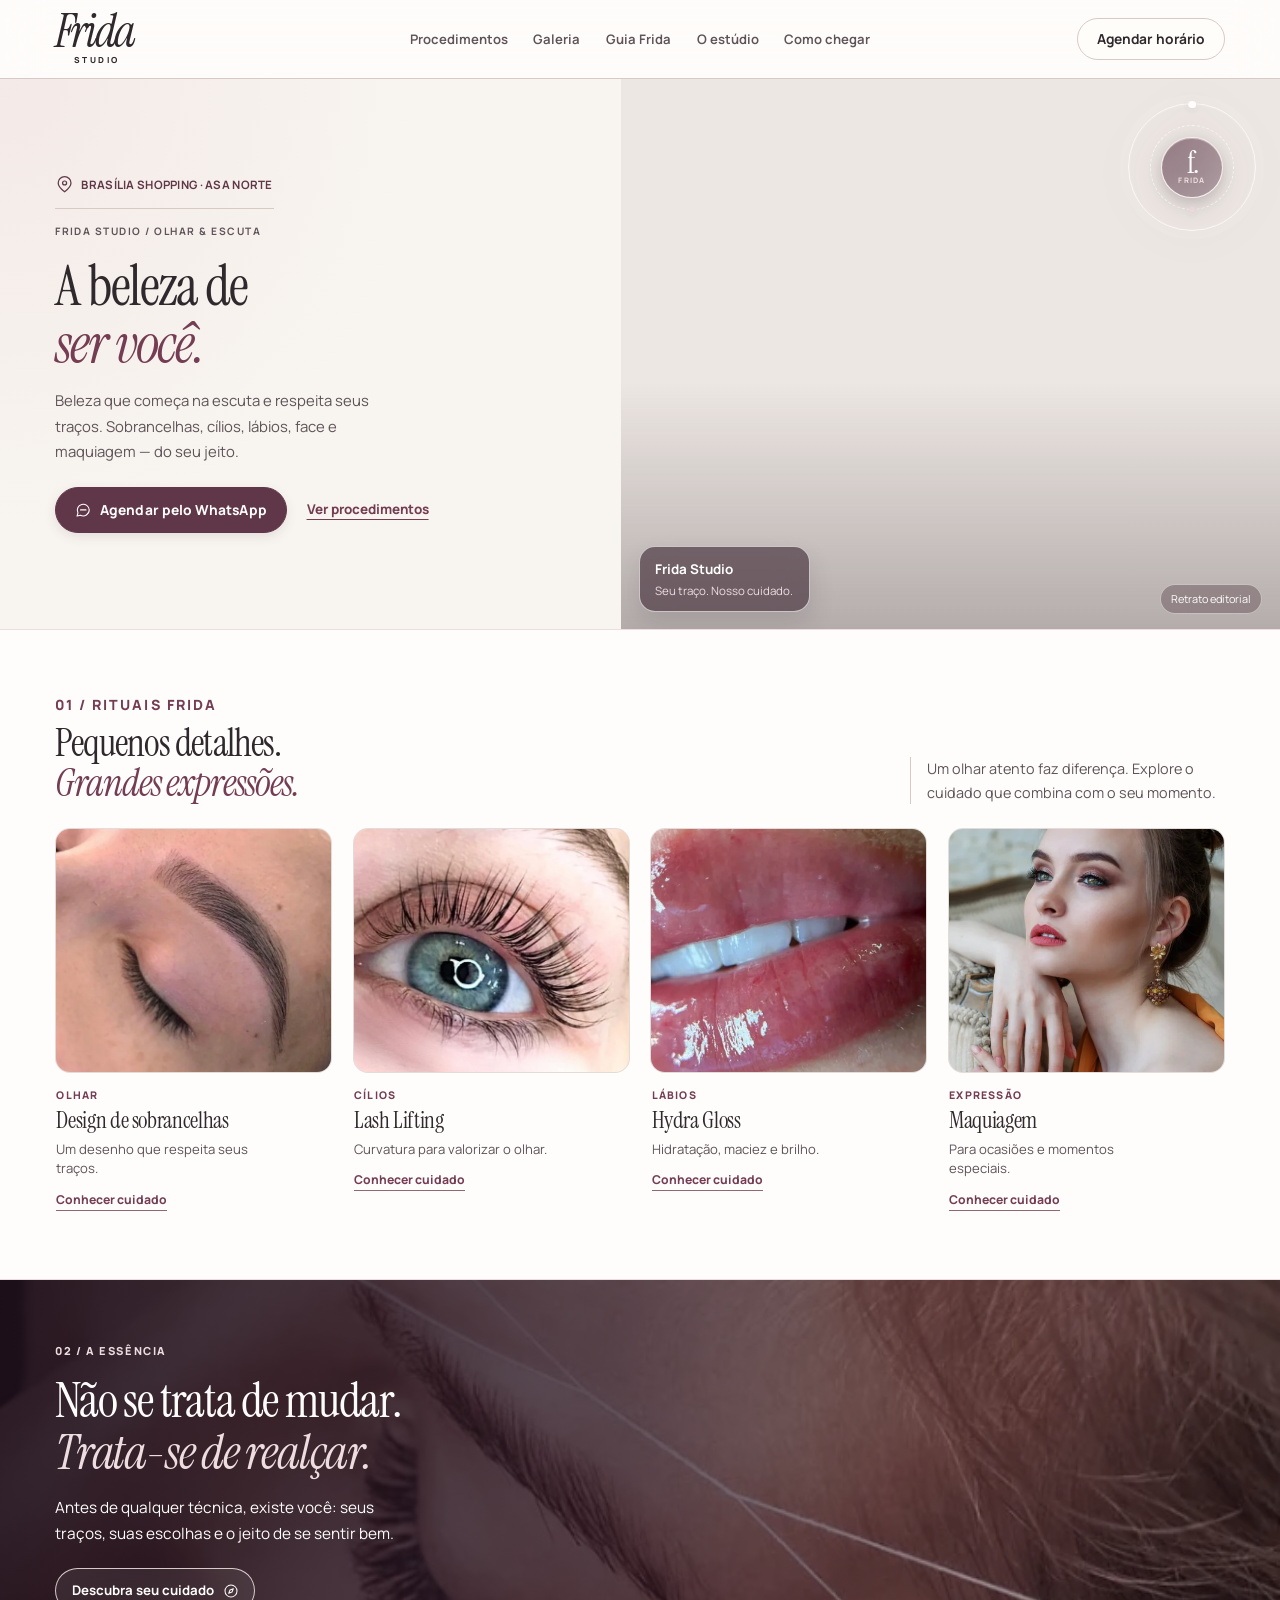
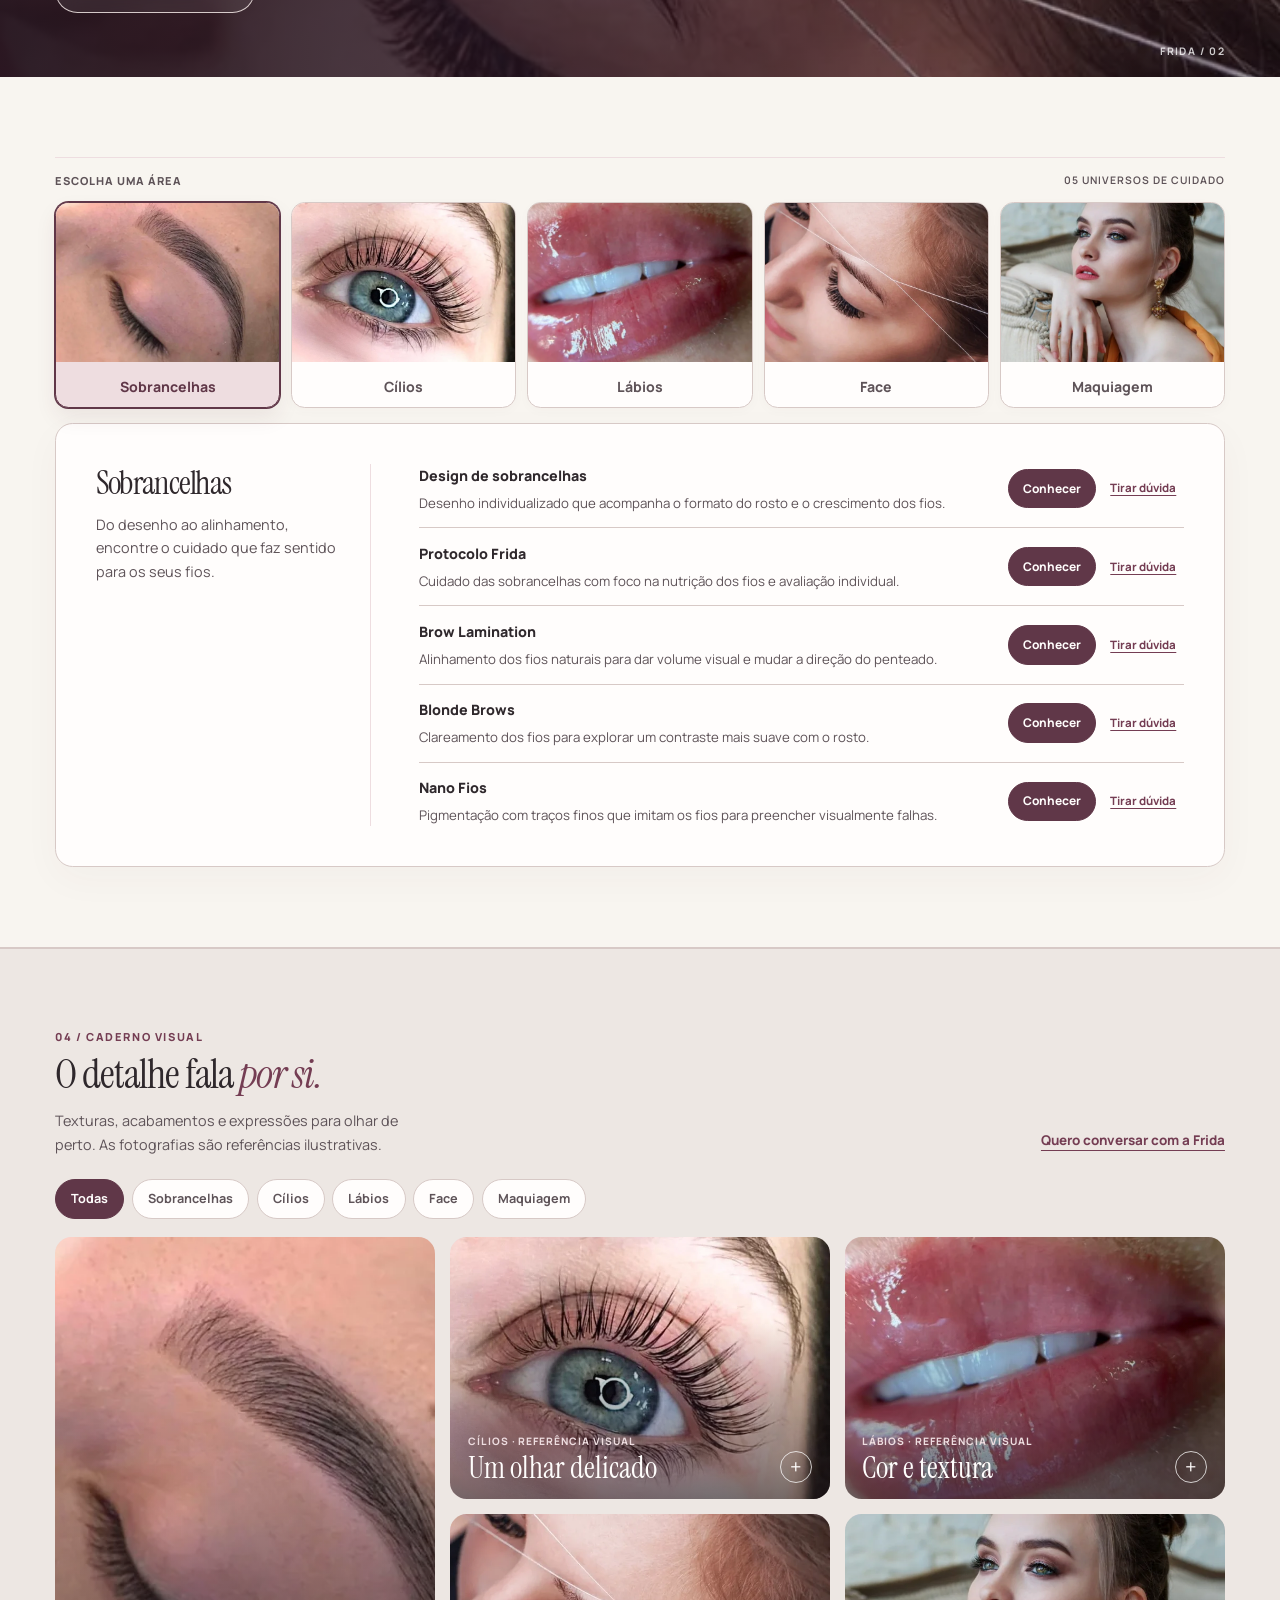
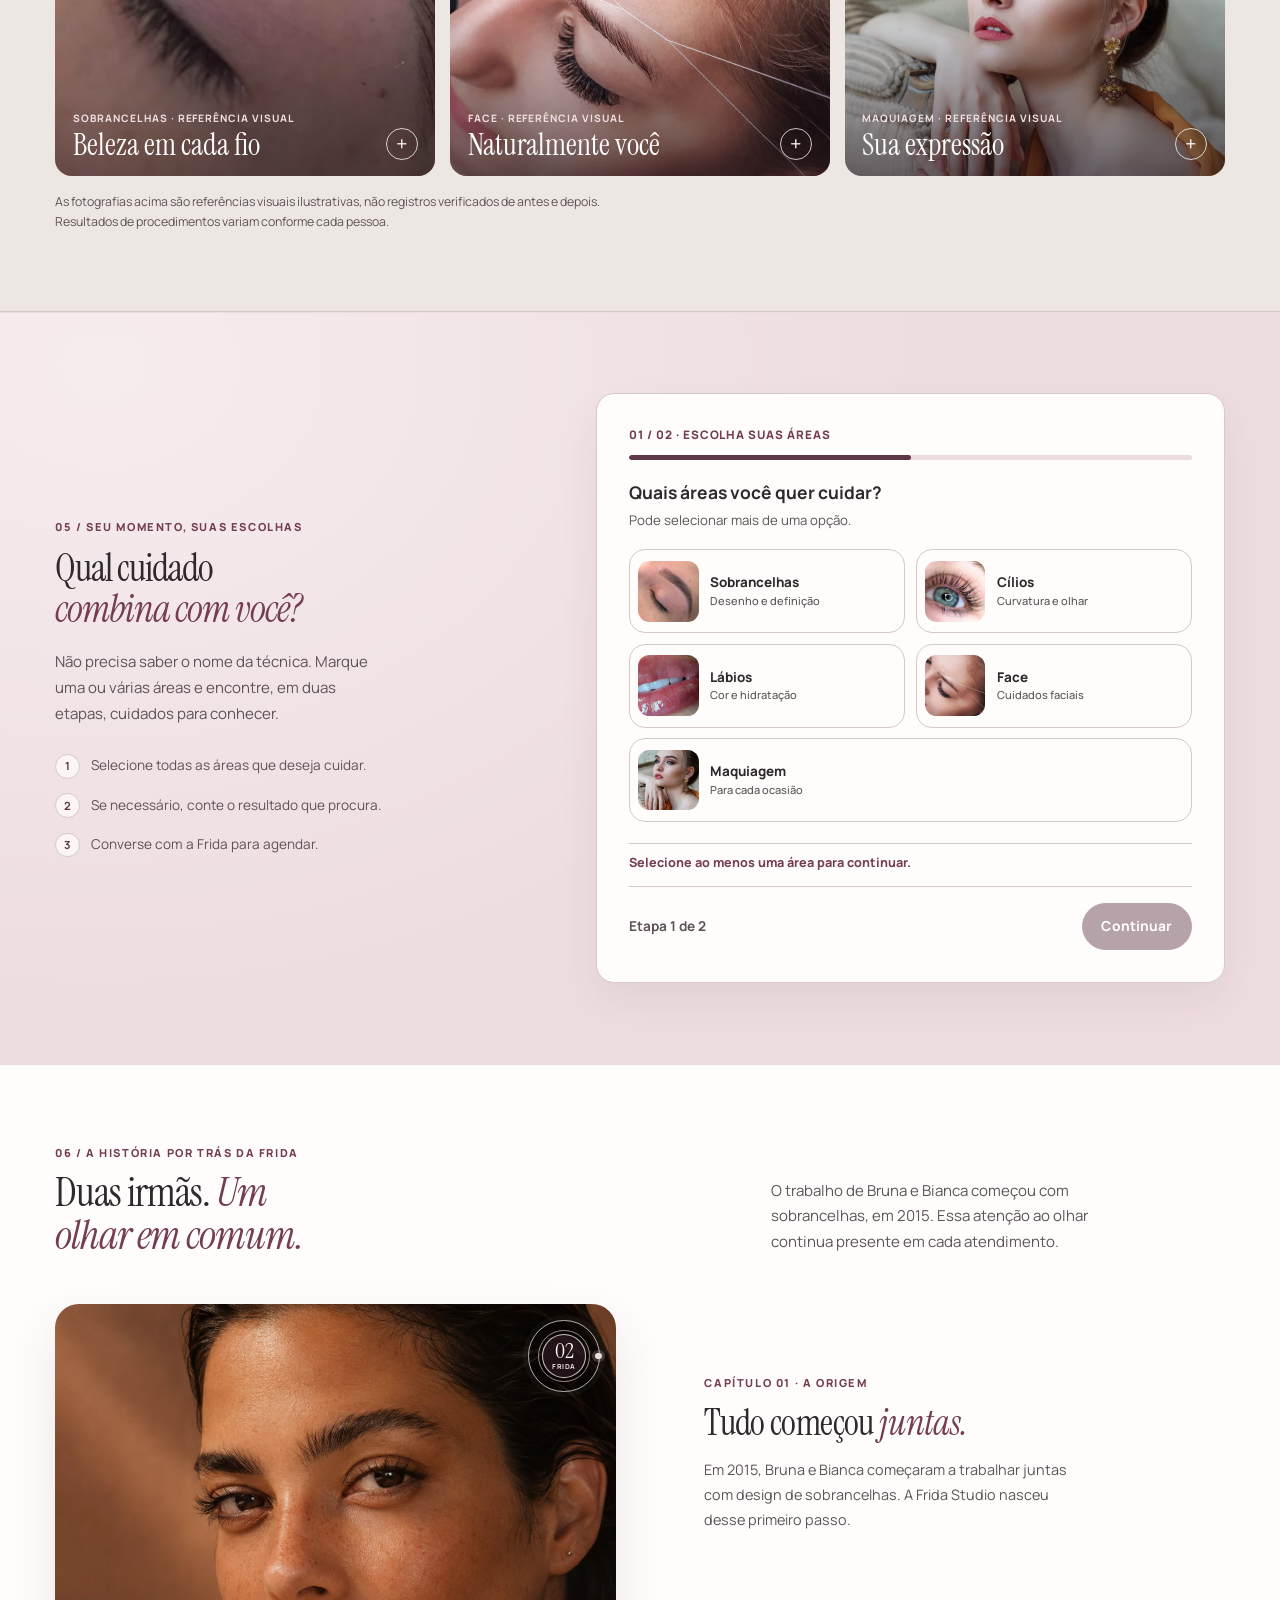
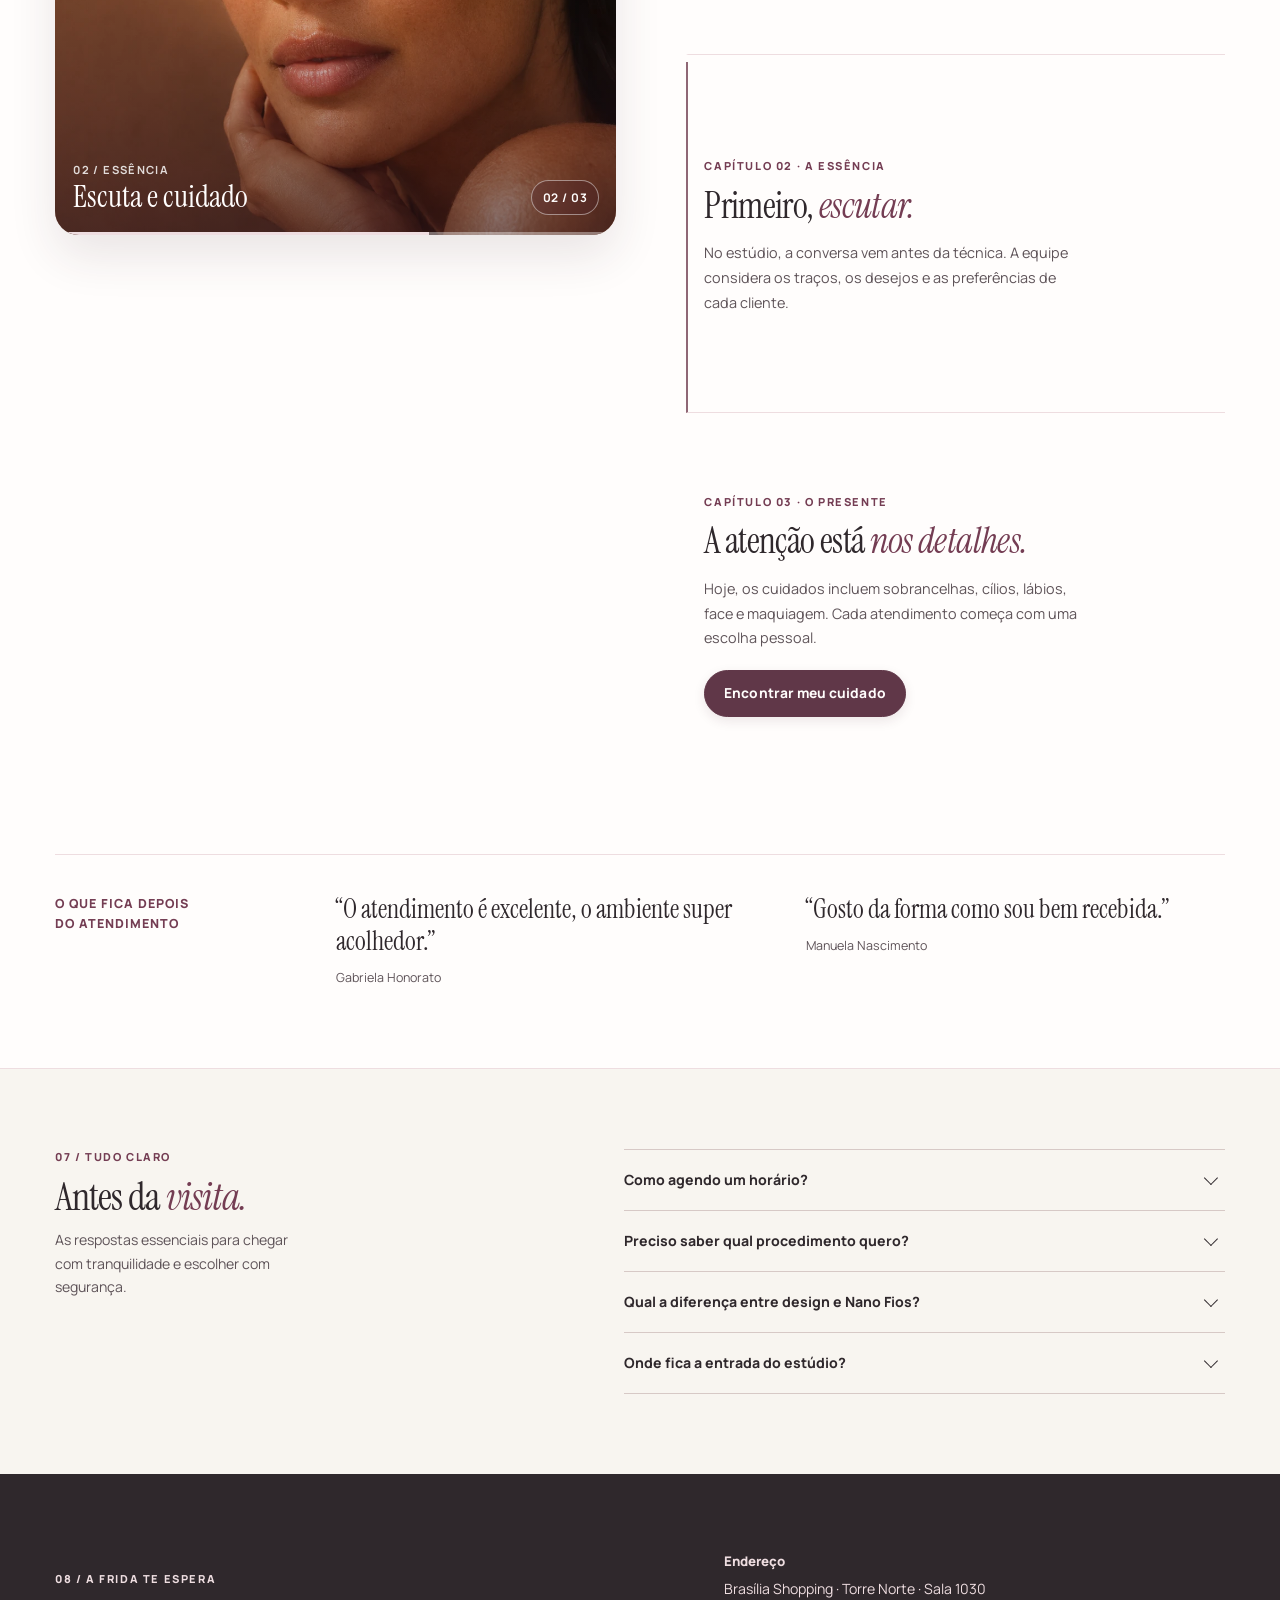
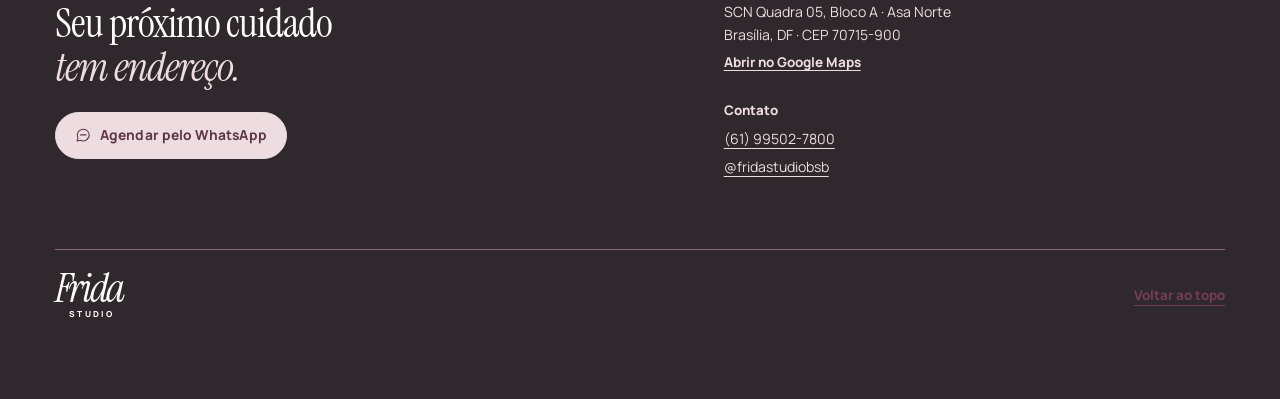
<file: index.html>
<!doctype html>
<html lang="pt-BR">
<head>
  <meta charset="utf-8">
  <meta name="viewport" content="width=device-width, initial-scale=1, viewport-fit=cover">
  <meta name="theme-color" content="#F8F5F0">
  <title>Frida Studio | Sobrancelhas, cílios e maquiagem em Brasília</title>
  <meta name="description" content="Estúdio de sobrancelhas, cílios, lábios, cuidados faciais e maquiagem no Brasília Shopping. Conheça os procedimentos da Frida Studio e agende pelo WhatsApp.">
  <meta name="robots" content="index,follow,max-image-preview:large">
  <link rel="canonical" href="https://fridastudio.com.br/">
  <link rel="icon" href="assets/favicon.svg?v=2298b661037d" type="image/svg+xml">
  <meta property="og:type" content="website">
  <meta property="og:locale" content="pt_BR">
  <meta property="og:title" content="Frida Studio | A beleza de ser você">
  <meta property="og:description" content="Sobrancelhas, cílios, lábios, face e maquiagem no Brasília Shopping.">
  <meta property="og:url" content="https://fridastudio.com.br/">
  <meta property="og:image" content="https://fridastudio.com.br/wp-content/uploads/2024/06/1718852407-1-650x1024.png">
  <link rel="preconnect" href="https://fonts.googleapis.com">
  <link rel="preconnect" href="https://fonts.gstatic.com" crossorigin>
  <link href="https://fonts.googleapis.com/css2?family=Instrument+Serif:ital@0;1&amp;family=Manrope:wght@400;500;600;700;800&amp;display=swap" rel="stylesheet">
  <link rel="stylesheet" href="assets/tokens.css?v=20261121-conversion1">
  <link rel="stylesheet" href="assets/styles.css?v=018adc1159ec">
  <link rel="stylesheet" href="assets/v3.css?v=20261121-atelier1">
  <link rel="stylesheet" href="assets/experience.css?v=20261121-nobook1">
  <link rel="stylesheet" href="assets/cinematic.css?v=20261121-atelier1">
  <link rel="stylesheet" href="assets/art-direction.css?v=20261121-rail1">
  <link rel="stylesheet" href="assets/service-explorer.css?v=20261121-lean1">
  <link rel="stylesheet" href="assets/glass-orbits.css?v=20261121-atelier1">
  <script src="assets/app.js?v=20261121-conversion1" defer></script>
  <script src="assets/v3.js?v=20261121-rail1" defer></script>
  <script src="assets/results.js?v=20261120-v1" defer></script>
  <script src="assets/experience.js?v=20261121-nobook1" defer></script>
  <script src="assets/cinematic.js?v=20261120-v1" defer></script>
  <script src="assets/service-explorer.js?v=20261121-lean1" defer></script>
  <script src="assets/glass-orbits.js?v=20261121-nobook1" defer></script>
  <!-- Separate desktop experience: no desktop CSS/JS requests on mobile.
       The responsive Stable 1 mobile layout and behaviors are untouched. -->
  <script type="module">
    const desktopGate = window.matchMedia(
      "(min-width:1100px) and (hover:hover) and (pointer:fine) and (prefers-reduced-motion:no-preference)"
    );
    let desktopRequested = false;
    const loadDesktopExperience = () => {
      if (!desktopGate.matches || navigator.connection?.saveData || desktopRequested) return;
      desktopRequested = true;
      const sheet = document.createElement("link");
      sheet.rel = "stylesheet";
      sheet.media = "screen and (min-width:1100px) and (hover:hover) and (pointer:fine) and (prefers-reduced-motion:no-preference)";
      sheet.href = "assets/desktop-experience.css?v=20261121-desktop-v2";
      sheet.onload = () => {
        import("./assets/desktop-experience.js?v=20261121-desktop-v2").catch(() => {
          // Progressive enhancement: the stable site stays usable without this layer.
        });
      };
      document.head.append(sheet);
    };
    desktopGate.addEventListener("change", loadDesktopExperience);
    loadDesktopExperience();
  </script>
  <script type="application/ld+json">
  {
    "@context": "https://schema.org",
    "@type": "BeautySalon",
    "name": "Frida Studio",
    "url": "https://fridastudio.com.br/",
    "telephone": "+55 61 99502-7800",
    "image": "https://fridastudio.com.br/wp-content/uploads/2024/06/1718852407-1-650x1024.png",
    "description": "Estúdio de sobrancelhas, cílios, lábios, cuidados faciais e maquiagem no Brasília Shopping.",
    "address": {
      "@type": "PostalAddress",
      "streetAddress": "Brasília Shopping, SCN Quadra 05 Bloco A, Torre Norte, Sala 1030",
      "addressLocality": "Brasília",
      "addressRegion": "DF",
      "postalCode": "70715-900",
      "addressCountry": "BR"
    },
    "sameAs": ["https://www.instagram.com/fridastudiobsb/"],
    "hasOfferCatalog": {
      "@type": "OfferCatalog",
      "name": "Procedimentos Frida Studio",
      "itemListElement": [
        {"@type": "OfferCatalog", "name": "Sobrancelhas"},
        {"@type": "OfferCatalog", "name": "Cílios"},
        {"@type": "OfferCatalog", "name": "Lábios"},
        {"@type": "OfferCatalog", "name": "Face"},
        {"@type": "OfferCatalog", "name": "Maquiagem"}
      ]
    }
  }
  </script>
</head>
<body>
  <svg class="icon-library" xmlns="http://www.w3.org/2000/svg" aria-hidden="true">
    <symbol id="icon-pin" viewBox="0 0 24 24"><path d="M20 10c0 5-8 11-8 11s-8-6-8-11a8 8 0 1 1 16 0Z"/><circle cx="12" cy="10" r="2.5"/></symbol>
    <symbol id="icon-message" viewBox="0 0 24 24"><path d="M20.7 11.4a8.7 8.7 0 0 1-12.8 7.8L3 20.5l1.3-4.6a8.7 8.7 0 1 1 16.4-4.5Z"/><path d="M8 11.5h8"/></symbol>
    <symbol id="icon-menu" viewBox="0 0 24 24"><path d="M4 8h16M4 16h16"/></symbol>
    <symbol id="icon-close" viewBox="0 0 24 24"><path d="m6 6 12 12M18 6 6 18"/></symbol>
    <symbol id="icon-home" viewBox="0 0 24 24"><path d="m3 10 9-7 9 7v10a1 1 0 0 1-1 1h-5v-7H9v7H4a1 1 0 0 1-1-1V10Z"/></symbol>
    <symbol id="icon-sparkles" viewBox="0 0 24 24"><path d="m12 3 1.8 5.2L19 10l-5.2 1.8L12 17l-1.8-5.2L5 10l5.2-1.8L12 3Z"/><path d="m19.5 17 .7 2 .8.7-.8.7-.7 2-.7-2-.8-.7.8-.7.7-2Z"/></symbol>
    <symbol id="icon-compass" viewBox="0 0 24 24"><circle cx="12" cy="12" r="9"/><path d="m15.5 8.5-2 5-5 2 2-5 5-2Z"/></symbol>
    <symbol id="icon-calendar" viewBox="0 0 24 24"><rect x="3" y="5" width="18" height="16" rx="2"/><path d="M7 3v4M17 3v4M3 10h18M8 15h8"/></symbol>
  </svg>
  <a class="skip-link" href="#conteudo">Pular para o conteúdo</a>

  <header class="site-header" id="inicio">
    <div class="shell header-inner">
      <a class="wordmark" href="#inicio" aria-label="Frida Studio, início">
        <span>Frida</span><small>Studio</small>
      </a>
      <button type="button" data-menu-toggle class="menu-toggle" aria-controls="site-nav" aria-expanded="false" aria-label="Abrir menu" hidden>
        <svg class="icon menu-open-icon" aria-hidden="true"><use href="#icon-menu"/></svg>
        <svg class="icon menu-close-icon" aria-hidden="true"><use href="#icon-close"/></svg>
      </button>
      <nav id="site-nav" class="site-nav" aria-label="Menu principal">
        <a href="#procedimentos">Procedimentos</a>
        <a href="#galeria">Galeria</a>
        <a href="#guia">Guia Frida</a>
        <a href="#estudio">O estúdio</a>
        <a href="#visita">Como chegar</a>
      </nav>
      <a class="header-book button button-outline" href="https://wa.me/5561995027800?text=Ol%C3%A1%21%20Gostaria%20de%20agendar%20um%20hor%C3%A1rio%20na%20Frida%20Studio." target="_blank" rel="noopener noreferrer">Agendar horário</a>
    </div>
  </header>

  <main id="conteudo">
    <section class="hero hero--cinematic" aria-labelledby="hero-title">
      <div class="hero-copy">
        <p class="eyebrow hero-location"><svg class="icon" aria-hidden="true"><use href="#icon-pin"/></svg> Brasília Shopping · Asa Norte</p>
        <p class="hero-film-label" aria-hidden="true">FRIDA STUDIO / OLHAR &amp; ESCUTA</p>
        <h1 id="hero-title">A beleza de<br><em>ser você.</em></h1>
        <p class="hero-intro">Beleza que começa na escuta e respeita seus traços. Sobrancelhas, cílios, lábios, face e maquiagem — do seu jeito.</p>
        <div class="hero-actions">
          <a class="button button-primary" href="https://wa.me/5561995027800?text=Ol%C3%A1%21%20Gostaria%20de%20agendar%20um%20hor%C3%A1rio%20na%20Frida%20Studio." target="_blank" rel="noopener noreferrer"><svg class="icon" aria-hidden="true"><use href="#icon-message"/></svg> Agendar pelo WhatsApp</a>
          <a class="text-link" href="#procedimentos">Ver procedimentos</a>
        </div>
      </div>
      <figure class="hero-media">
        <picture>
          <source media="(max-width: 600px)" srcset="assets/images/hero-frida-mobile.webp" width="810" height="660">
          <img src="assets/images/hero-frida.webp" alt="Retrato editorial com sobrancelhas naturais, lábios em tom rosado e pele iluminada" width="1440" height="960" fetchpriority="high" decoding="async">
        </picture>
        <div class="frida-hero-orbit" data-motion-orbit aria-hidden="true">
          <span class="frida-orbit-track frida-orbit-track--outer"><span class="frida-orbit-satellite"></span></span>
          <span class="frida-orbit-track frida-orbit-track--inner"><span class="frida-orbit-satellite"></span></span>
          <span class="frida-orbit-center"><strong>f.</strong><small>frida</small></span>
        </div>
        <div class="hero-note"><strong>Frida Studio</strong><span>Seu traço. Nosso cuidado.</span></div>
        <figcaption>Retrato editorial</figcaption>
      </figure>
    </section>

    <section class="highlights" aria-labelledby="highlights-title">
      <div class="shell">
        <div class="highlights-heading">
          <div>
            <p class="eyebrow">01 / Rituais Frida</p>
            <h2 id="highlights-title">Pequenos detalhes.<br><em>Grandes expressões.</em></h2>
          </div>
          <p>Um olhar atento faz diferença. Explore o cuidado que combina com o seu momento.</p>
        </div>
        <div class="highlight-rail" id="highlights-rail" role="region" aria-roledescription="carrossel" aria-label="Procedimentos em destaque">
          <a class="highlight-card" href="#categoria-sobrancelhas">
            <img src="assets/images/sobrancelhas.webp" alt="Detalhe de sobrancelhas naturais" width="720" height="640" loading="lazy" decoding="async">
            <span class="highlight-card-copy"><small>Olhar</small><strong>Design de sobrancelhas</strong><span class="highlight-detail">Um desenho que respeita seus traços.</span><span class="highlight-cta">Conhecer cuidado</span></span>
          </a>
          <a class="highlight-card" href="#categoria-cilios">
            <img src="assets/images/cilios.webp" alt="Detalhe dos cílios" width="720" height="503" loading="lazy" decoding="async">
            <span class="highlight-card-copy"><small>Cílios</small><strong>Lash Lifting</strong><span class="highlight-detail">Curvatura para valorizar o olhar.</span><span class="highlight-cta">Conhecer cuidado</span></span>
          </a>
          <a class="highlight-card" href="#categoria-labios">
            <img src="assets/images/labios.webp" alt="Detalhe dos lábios" width="720" height="405" loading="lazy" decoding="async">
            <span class="highlight-card-copy"><small>Lábios</small><strong>Hydra Gloss</strong><span class="highlight-detail">Hidratação, maciez e brilho.</span><span class="highlight-cta">Conhecer cuidado</span></span>
          </a>
          <a class="highlight-card" href="#categoria-maquiagem">
            <img src="assets/images/maquiagem.webp" alt="Detalhe de maquiagem" width="720" height="480" loading="lazy" decoding="async">
            <span class="highlight-card-copy"><small>Expressão</small><strong>Maquiagem</strong><span class="highlight-detail">Para ocasiões e momentos especiais.</span><span class="highlight-cta">Conhecer cuidado</span></span>
          </a>
        </div>
        <div class="frida-rail-guide" data-rail-guide="highlights-rail" hidden>
          <span class="frida-rail-instruction" data-rail-instruction><span class="frida-rail-swipe-mark" aria-hidden="true"><svg viewBox="0 0 24 24" fill="none" stroke="currentColor" stroke-width="1.8" stroke-linecap="round" stroke-linejoin="round"><path d="M5 12h14m-4-4 4 4-4 4M9 8 5 12l4 4"/></svg></span> <span data-rail-instruction-text>Deslize para ver mais</span></span>
          <div class="frida-rail-tools">
            <span class="frida-rail-track" aria-hidden="true"><span class="frida-rail-fill" data-rail-fill></span></span>
            <span class="frida-rail-count" aria-label="Posição no carrossel"><span data-rail-current>01</span> <span aria-hidden="true">/</span> <span data-rail-total>04</span></span>
            <button class="frida-rail-nav" type="button" data-rail-prev aria-label="Ver cuidados anteriores" disabled><svg viewBox="0 0 24 24" fill="none" stroke="currentColor" stroke-width="2" stroke-linecap="round" stroke-linejoin="round" aria-hidden="true"><path d="m15 18-6-6 6-6"/></svg></button>
            <button class="frida-rail-nav" type="button" data-rail-next aria-label="Ver mais cuidados"><svg viewBox="0 0 24 24" fill="none" stroke="currentColor" stroke-width="2" stroke-linecap="round" stroke-linejoin="round" aria-hidden="true"><path d="m9 18 6-6-6-6"/></svg></button>
          </div>
        </div>
      </div>
    </section>

    <section class="cinema-manifesto" aria-labelledby="cinema-manifesto-title">
      <img class="cinema-manifesto-image" src="assets/images/face.webp" alt="" width="720" height="566" loading="lazy" decoding="async">
      <div class="cinema-manifesto-overlay"></div>
      <div class="shell cinema-manifesto-content" data-cinema-reveal>
        <p class="eyebrow cinema-manifesto-kicker">02 / A essência</p>
        <h2 id="cinema-manifesto-title">Não se trata de mudar.<br><em>Trata-se de realçar.</em></h2>
        <p>Antes de qualquer técnica, existe você: seus traços, suas escolhas e o jeito de se sentir bem.</p>
        <a class="cinema-manifesto-link" href="#guia">Descubra seu cuidado <svg class="icon" aria-hidden="true"><use href="#icon-compass"/></svg></a>
      </div>
      <span class="cinema-manifesto-number" aria-hidden="true">FRIDA / 02</span>
    </section>

    <section class="catalog section" id="procedimentos" aria-labelledby="catalog-title">
      <span class="anchor-alias" id="tratamentos" aria-hidden="true"></span>
      <div class="shell">
        <h2 id="catalog-title" class="frida-visually-hidden">Nossos cuidados</h2>
        <div class="service-category-label"><span>Escolha uma área</span><span>05 universos de cuidado</span></div>
        <div class="catalog-tabs" id="catalog-tabs" aria-label="Áreas de atendimento">
          <a class="catalog-tab" id="tab-sobrancelhas" href="#categoria-sobrancelhas">
            <img src="assets/images/sobrancelhas.webp" alt="" width="720" height="640" loading="lazy" decoding="async">
            <span>Sobrancelhas</span>
          </a>
          <a class="catalog-tab" id="tab-cilios" href="#categoria-cilios">
            <img src="assets/images/cilios.webp" alt="" width="720" height="503" loading="lazy" decoding="async">
            <span>Cílios</span>
          </a>
          <a class="catalog-tab" id="tab-labios" href="#categoria-labios">
            <img src="assets/images/labios.webp" alt="" width="720" height="405" loading="lazy" decoding="async">
            <span>Lábios</span>
          </a>
          <a class="catalog-tab" id="tab-face" href="#categoria-face">
            <img src="assets/images/face.webp" alt="" width="720" height="566" loading="lazy" decoding="async">
            <span>Face</span>
          </a>
          <a class="catalog-tab" id="tab-maquiagem" href="#categoria-maquiagem">
            <img src="assets/images/maquiagem.webp" alt="" width="720" height="480" loading="lazy" decoding="async">
            <span>Maquiagem</span>
          </a>
        </div>
        <div class="frida-rail-guide" data-rail-guide="catalog-tabs" hidden>
          <span class="frida-rail-instruction" data-rail-instruction><span class="frida-rail-swipe-mark" aria-hidden="true"><svg viewBox="0 0 24 24" fill="none" stroke="currentColor" stroke-width="1.8" stroke-linecap="round" stroke-linejoin="round"><path d="M5 12h14m-4-4 4 4-4 4M9 8 5 12l4 4"/></svg></span> <span data-rail-instruction-text>Deslize para ver mais</span></span>
          <div class="frida-rail-tools">
            <span class="frida-rail-track" aria-hidden="true"><span class="frida-rail-fill" data-rail-fill></span></span>
            <span class="frida-rail-count" aria-label="Posição no carrossel"><span data-rail-current>01</span> <span aria-hidden="true">/</span> <span data-rail-total>05</span></span>
            <button class="frida-rail-nav" type="button" data-rail-prev aria-label="Ver categorias anteriores" disabled><svg viewBox="0 0 24 24" fill="none" stroke="currentColor" stroke-width="2" stroke-linecap="round" stroke-linejoin="round" aria-hidden="true"><path d="m15 18-6-6 6-6"/></svg></button>
            <button class="frida-rail-nav" type="button" data-rail-next aria-label="Ver mais categorias"><svg viewBox="0 0 24 24" fill="none" stroke="currentColor" stroke-width="2" stroke-linecap="round" stroke-linejoin="round" aria-hidden="true"><path d="m9 18 6-6-6-6"/></svg></button>
          </div>
        </div>
        <section class="catalog-panel" id="categoria-sobrancelhas" aria-labelledby="nome-sobrancelhas">
          <div class="panel-intro"><h3 id="nome-sobrancelhas">Sobrancelhas</h3><p>Do desenho ao alinhamento, encontre o cuidado que faz sentido para os seus fios.</p></div>
          <dl class="treatments">
            <div><dt>Design de sobrancelhas</dt><dd>Desenho individualizado que acompanha o formato do rosto e o crescimento dos fios.</dd><dd class="treatment-action"><a href="https://wa.me/5561995027800?text=Ol%C3%A1%21%20Gostaria%20de%20consultar%20sobre%20Design%20de%20sobrancelhas." target="_blank" rel="noopener noreferrer" aria-label="Consultar Design de sobrancelhas">Tirar dúvida</a></dd></div>
            <div><dt>Protocolo Frida</dt><dd>Cuidado das sobrancelhas com foco na nutrição dos fios e avaliação individual.</dd><dd class="treatment-action"><a href="https://wa.me/5561995027800?text=Ol%C3%A1%21%20Gostaria%20de%20consultar%20sobre%20Protocolo%20Frida." target="_blank" rel="noopener noreferrer" aria-label="Consultar Protocolo Frida">Tirar dúvida</a></dd></div>
            <div><dt>Brow Lamination</dt><dd>Alinhamento dos fios naturais para dar volume visual e mudar a direção do penteado.</dd><dd class="treatment-action"><a href="https://wa.me/5561995027800?text=Ol%C3%A1%21%20Gostaria%20de%20consultar%20sobre%20Brow%20Lamination." target="_blank" rel="noopener noreferrer" aria-label="Consultar Brow Lamination">Tirar dúvida</a></dd></div>
            <div><dt>Blonde Brows</dt><dd>Clareamento dos fios para explorar um contraste mais suave com o rosto.</dd><dd class="treatment-action"><a href="https://wa.me/5561995027800?text=Ol%C3%A1%21%20Gostaria%20de%20consultar%20sobre%20Blonde%20Brows." target="_blank" rel="noopener noreferrer" aria-label="Consultar Blonde Brows">Tirar dúvida</a></dd></div>
            <div><dt>Nano Fios</dt><dd>Pigmentação com traços finos que imitam os fios para preencher visualmente falhas.</dd><dd class="treatment-action"><a href="https://wa.me/5561995027800?text=Ol%C3%A1%21%20Gostaria%20de%20consultar%20sobre%20Nano%20Fios." target="_blank" rel="noopener noreferrer" aria-label="Consultar Nano Fios">Tirar dúvida</a></dd></div>
          </dl>
        </section>
        <section class="catalog-panel" id="categoria-cilios" aria-labelledby="nome-cilios">
          <div class="panel-intro"><h3 id="nome-cilios">Cílios</h3><p>Realce a curvatura dos cílios naturais.</p></div>
          <dl class="treatments">
            <div><dt>Lash Lifting</dt><dd>Técnica que eleva e curva os cílios naturais, valorizando o olhar.</dd><dd class="treatment-action"><a href="https://wa.me/5561995027800?text=Ol%C3%A1%21%20Gostaria%20de%20consultar%20sobre%20Lash%20Lifting." target="_blank" rel="noopener noreferrer" aria-label="Consultar Lash Lifting">Tirar dúvida</a></dd></div>
          </dl>
        </section>
        <section class="catalog-panel" id="categoria-labios" aria-labelledby="nome-labios">
          <div class="panel-intro"><h3 id="nome-labios">Lábios</h3><p>Conheça as opções para hidratação, brilho e definição da cor.</p></div>
          <dl class="treatments">
            <div><dt>Hydra Gloss</dt><dd>Cuidado labial com foco em hidratação, maciez e brilho.</dd><dd class="treatment-action"><a href="https://wa.me/5561995027800?text=Ol%C3%A1%21%20Gostaria%20de%20consultar%20sobre%20Hydra%20Gloss." target="_blank" rel="noopener noreferrer" aria-label="Consultar Hydra Gloss">Tirar dúvida</a></dd></div>
            <div><dt>Nano Lips</dt><dd>Pigmentação labial para valorizar a cor e a definição dos lábios.</dd><dd class="treatment-action"><a href="https://wa.me/5561995027800?text=Ol%C3%A1%21%20Gostaria%20de%20consultar%20sobre%20Nano%20Lips." target="_blank" rel="noopener noreferrer" aria-label="Consultar Nano Lips">Tirar dúvida</a></dd></div>
          </dl>
        </section>
        <section class="catalog-panel" id="categoria-face" aria-labelledby="nome-face">
          <div class="panel-intro"><h3 id="nome-face">Face</h3><p>Um olhar para os detalhes do rosto.</p></div>
          <dl class="treatments">
            <div><dt>Epilação facial</dt><dd>Remoção de pelos faciais com linha. Converse com a equipe sobre as áreas que você quer cuidar.</dd><dd class="treatment-action"><a href="https://wa.me/5561995027800?text=Ol%C3%A1%21%20Gostaria%20de%20consultar%20sobre%20Epilac%C3%A3o%20facial." target="_blank" rel="noopener noreferrer" aria-label="Consultar Epilação facial">Tirar dúvida</a></dd></div>
          </dl>
        </section>
        <section class="catalog-panel" id="categoria-maquiagem" aria-labelledby="nome-maquiagem">
          <div class="panel-intro"><h3 id="nome-maquiagem">Maquiagem</h3><p>Conte à equipe qual é a ocasião e o acabamento que você tem em mente.</p></div>
          <dl class="treatments">
            <div><dt>Maquiagem Social</dt><dd>Converse com a equipe sobre a produção para a sua ocasião.</dd><dd class="treatment-action"><a href="https://wa.me/5561995027800?text=Ol%C3%A1%21%20Gostaria%20de%20consultar%20sobre%20Maquiagem%20Social." target="_blank" rel="noopener noreferrer" aria-label="Consultar Maquiagem Social">Tirar dúvida</a></dd></div>
            <div><dt>Maquiagem Express</dt><dd>Consulte a proposta express e o tempo de atendimento com a equipe.</dd><dd class="treatment-action"><a href="https://wa.me/5561995027800?text=Ol%C3%A1%21%20Gostaria%20de%20consultar%20sobre%20Maquiagem%20Express." target="_blank" rel="noopener noreferrer" aria-label="Consultar Maquiagem Express">Tirar dúvida</a></dd></div>
            <div><dt>Maquiagem Artística</dt><dd>Produções criativas para ocasiões que pedem uma maquiagem mais expressiva.</dd><dd class="treatment-action"><a href="https://wa.me/5561995027800?text=Ol%C3%A1%21%20Gostaria%20de%20consultar%20sobre%20Maquiagem%20Art%C3%ADstica." target="_blank" rel="noopener noreferrer" aria-label="Consultar Maquiagem Artística">Tirar dúvida</a></dd></div>
          </dl>
        </section>
        <div class="service-selection" data-service-selection hidden aria-live="polite">
          <div class="service-selection-copy"><span class="service-selection-eyebrow">Seu cuidado selecionado</span><strong data-service-selection-name></strong><small>O horário e os valores serão confirmados pela equipe.</small></div>
          <div class="service-selection-actions">
            <button type="button" data-service-change>Trocar cuidado</button>
            <a class="button button-primary" data-service-selection-book href="https://wa.me/5561995027800?text=Ol%C3%A1%21%20Gostaria%20de%20conversar%20sobre%20os%20cuidados%20da%20Frida%20Studio%20e%20consultar%20hor%C3%A1rios." target="_blank" rel="noopener noreferrer">Agendar no WhatsApp</a>
          </div>
        </div>
      </div>
    </section>

    <dialog class="service-dialog" id="service-dialog" aria-labelledby="service-dialog-title" aria-describedby="service-dialog-description">
      <div class="service-dialog-inner">
        <button type="button" class="service-dialog-close" data-service-close aria-label="Fechar detalhes do procedimento"><svg class="icon" aria-hidden="true"><use href="#icon-close"/></svg></button>
        <div class="service-dialog-media"><img data-service-image src="assets/images/sobrancelhas.webp" width="720" height="640" alt="Referência visual ilustrativa de procedimento" loading="lazy" decoding="async"><span>Referência visual ilustrativa</span></div>
        <div class="service-dialog-content">
          <p class="eyebrow" data-service-area>Sobrancelhas</p>
          <h3 id="service-dialog-title" data-service-title>Seu cuidado</h3>
          <p class="service-dialog-lead" id="service-dialog-description" data-service-description></p>
          <div class="service-dialog-details">
            <div><span>O que você procura</span><p data-service-goal></p></div>
            <div><span>Antes de decidir</span><p data-service-note></p></div>
          </div>
          <div class="service-dialog-actions">
            <a class="button button-primary" href="https://wa.me/5561995027800?text=Ol%C3%A1%21%20Gostaria%20de%20conversar%20sobre%20os%20cuidados%20da%20Frida%20Studio%20e%20consultar%20hor%C3%A1rios." target="_blank" rel="noopener noreferrer" data-service-book>Consultar no WhatsApp</a>
            
          </div>
          <p class="service-dialog-disclaimer">A equipe orienta a escolha e confirma valores, duração e disponibilidade.</p>
        </div>
      </div>
    </dialog>

    <section class="gallery section" id="galeria" aria-labelledby="gallery-title">
      <div class="shell">
        <div class="gallery-heading">
          <div><p class="eyebrow">04 / Caderno visual</p><h2 id="gallery-title">O detalhe fala <em>por si.</em></h2><p>Texturas, acabamentos e expressões para olhar de perto. As fotografias são referências ilustrativas.</p></div>
          <a class="text-link" href="https://wa.me/5561995027800?text=Ol%C3%A1%21%20Gostaria%20de%20conversar%20sobre%20os%20cuidados%20da%20Frida%20Studio%20e%20consultar%20hor%C3%A1rios." target="_blank" rel="noopener noreferrer">Quero conversar com a Frida</a>
        </div>
        <div class="gallery-filters" role="group" aria-label="Filtrar imagens por cuidado">
          <button class="gallery-filter is-active" type="button" data-gallery-filter="todas" aria-pressed="true">Todas</button>
          <button class="gallery-filter" type="button" data-gallery-filter="sobrancelhas" aria-pressed="false">Sobrancelhas</button>
          <button class="gallery-filter" type="button" data-gallery-filter="cilios" aria-pressed="false">Cílios</button>
          <button class="gallery-filter" type="button" data-gallery-filter="labios" aria-pressed="false">Lábios</button>
          <button class="gallery-filter" type="button" data-gallery-filter="face" aria-pressed="false">Face</button>
          <button class="gallery-filter" type="button" data-gallery-filter="maquiagem" aria-pressed="false">Maquiagem</button>
        </div>
        <div class="gallery-grid" data-gallery-grid>
          <a class="gallery-item" data-gallery-item data-gallery-category="sobrancelhas" data-gallery-title="Beleza em cada fio" data-gallery-caption="O desenho natural do olhar." href="assets/images/sobrancelhas.webp" aria-label="Ampliar imagem: Beleza em cada fio">
            <img src="assets/images/sobrancelhas.webp" width="720" height="640" alt="Fotografia ilustrativa de sobrancelhas e olhar" loading="lazy" decoding="async">
            <span class="gallery-item-overlay"><small>Sobrancelhas · Referência visual</small><strong>Beleza em cada fio</strong><span class="gallery-zoom" aria-hidden="true">+</span></span>
          </a>
          <a class="gallery-item" data-gallery-item data-gallery-category="cilios" data-gallery-title="Um olhar delicado" data-gallery-caption="Referência visual para cuidados com os cílios." href="assets/images/cilios.webp" aria-label="Ampliar imagem: Um olhar delicado">
            <img src="assets/images/cilios.webp" width="720" height="503" alt="Fotografia ilustrativa de cílios" loading="lazy" decoding="async">
            <span class="gallery-item-overlay"><small>Cílios · Referência visual</small><strong>Um olhar delicado</strong><span class="gallery-zoom" aria-hidden="true">+</span></span>
          </a>
          <a class="gallery-item" data-gallery-item data-gallery-category="labios" data-gallery-title="Cor e textura" data-gallery-caption="Referência visual de cuidados labiais." href="assets/images/labios.webp" aria-label="Ampliar imagem: Cor e textura">
            <img src="assets/images/labios.webp" width="720" height="405" alt="Fotografia ilustrativa de lábios" loading="lazy" decoding="async">
            <span class="gallery-item-overlay"><small>Lábios · Referência visual</small><strong>Cor e textura</strong><span class="gallery-zoom" aria-hidden="true">+</span></span>
          </a>
          <a class="gallery-item" data-gallery-item data-gallery-category="face" data-gallery-title="Naturalmente você" data-gallery-caption="Referência visual para cuidados faciais." href="assets/images/face.webp" aria-label="Ampliar imagem: Naturalmente você">
            <img src="assets/images/face.webp" width="720" height="566" alt="Fotografia ilustrativa de pele e rosto" loading="lazy" decoding="async">
            <span class="gallery-item-overlay"><small>Face · Referência visual</small><strong>Naturalmente você</strong><span class="gallery-zoom" aria-hidden="true">+</span></span>
          </a>
          <a class="gallery-item" data-gallery-item data-gallery-category="maquiagem" data-gallery-title="Sua expressão" data-gallery-caption="Referência visual para maquiagem." href="assets/images/maquiagem.webp" aria-label="Ampliar imagem: Sua expressão">
            <img src="assets/images/maquiagem.webp" width="720" height="480" alt="Fotografia ilustrativa de maquiagem" loading="lazy" decoding="async">
            <span class="gallery-item-overlay"><small>Maquiagem · Referência visual</small><strong>Sua expressão</strong><span class="gallery-zoom" aria-hidden="true">+</span></span>
          </a>
        </div>
        <p class="gallery-disclaimer">As fotografias acima são referências visuais ilustrativas, não registros verificados de antes e depois. Resultados de procedimentos variam conforme cada pessoa.</p>
        <div data-gallery-comparisons hidden aria-label="Comparativos reais autorizados"></div>
      </div>
      <dialog id="gallery-dialog" class="gallery-dialog" aria-labelledby="gallery-dialog-title">
        <button type="button" class="gallery-close" data-gallery-close aria-label="Fechar imagem"><svg class="icon" aria-hidden="true"><use href="#icon-close"/></svg></button>
        <figure><img data-gallery-dialog-image alt="" width="1200" height="900"><figcaption><strong id="gallery-dialog-title"></strong><span data-gallery-dialog-caption></span><small>Referência visual ilustrativa</small></figcaption></figure>
      </dialog>
    </section>

    <section class="guide section" id="guia" aria-labelledby="guide-title">
      <span class="anchor-alias" id="consultoria" aria-hidden="true"></span>
      <div class="shell guide-layout">
        <div class="guide-intro">
          <p class="eyebrow">05 / Seu momento, suas escolhas</p>
          <h2 id="guide-title">Qual cuidado<br><em>combina com você?</em></h2>
          <p>Não precisa saber o nome da técnica. Marque uma ou várias áreas e encontre, em duas etapas, cuidados para conhecer.</p>
          <ol class="guide-process" aria-label="Como funciona o guia">
            <li><b>1</b> Selecione todas as áreas que deseja cuidar.</li>
            <li><b>2</b> Se necessário, conte o resultado que procura.</li>
            <li><b>3</b> Converse com a Frida para agendar.</li>
          </ol>
          <a class="text-link" href="https://wa.me/5561995027800?text=Ol%C3%A1%21%20Podem%20me%20ajudar%20a%20escolher%20um%20procedimento%3F" target="_blank" rel="noopener noreferrer" data-guide-fallback>Peça orientação pelo WhatsApp</a>
        </div>
        <form class="guide-form" id="guide-form" hidden>
          <div class="guide-progress-wrap"><span data-guide-progress-text aria-live="polite">Escolha suas áreas · 1 de 2</span><div class="guide-progress-track" data-guide-progress-track role="progressbar" aria-label="Etapas do Guia Frida" aria-valuemin="0" aria-valuemax="2" aria-valuenow="1"><span data-guide-progress-fill></span></div></div>
          <fieldset data-guide-step="area">
            <legend>Quais áreas você quer cuidar?</legend>
            <p class="guide-area-help" id="guide-area-help">Pode selecionar mais de uma opção.</p>
            <div class="guide-choices guide-choices--areas">
              <label class="guide-choice guide-choice--area"><input type="checkbox" name="area" value="brows"><span class="guide-choice-media"><img src="assets/images/sobrancelhas.webp" alt="" width="72" height="72" loading="lazy"></span><span class="guide-choice-text"><strong>Sobrancelhas</strong><small>Desenho e definição</small></span></label>
              <label class="guide-choice guide-choice--area"><input type="checkbox" name="area" value="lashes" ><span class="guide-choice-media"><img src="assets/images/cilios.webp" alt="" width="72" height="72" loading="lazy"></span><span class="guide-choice-text"><strong>Cílios</strong><small>Curvatura e olhar</small></span></label>
              <label class="guide-choice guide-choice--area"><input type="checkbox" name="area" value="lips" ><span class="guide-choice-media"><img src="assets/images/labios.webp" alt="" width="72" height="72" loading="lazy"></span><span class="guide-choice-text"><strong>Lábios</strong><small>Cor e hidratação</small></span></label>
              <label class="guide-choice guide-choice--area"><input type="checkbox" name="area" value="face" ><span class="guide-choice-media"><img src="assets/images/face.webp" alt="" width="72" height="72" loading="lazy"></span><span class="guide-choice-text"><strong>Face</strong><small>Cuidados faciais</small></span></label>
              <label class="guide-choice guide-choice--area"><input type="checkbox" name="area" value="makeup" ><span class="guide-choice-media"><img src="assets/images/maquiagem.webp" alt="" width="72" height="72" loading="lazy"></span><span class="guide-choice-text"><strong>Maquiagem</strong><small>Para cada ocasião</small></span></label>
            </div>
            <div class="guide-area-summary" role="status" aria-live="polite" data-guide-area-summary>Selecione ao menos uma área para continuar.</div>
            <div class="guide-actions"><span class="step-label">Etapa 1 de 2</span><button class="button button-primary" type="submit" data-guide-next disabled>Continuar</button></div>
          </fieldset>
          <fieldset data-guide-step="goal" hidden disabled>
            <legend>Qual resultado você procura em cada área?</legend>
            <p class="guide-area-help">Marque quantas preferências quiser em cada área. Se ainda não souber, a Frida ajuda você a escolher.</p>
            <div class="guide-choices" id="guide-goals"></div>
            <div class="guide-actions"><button class="plain-button" type="button" data-guide-back>Voltar</button><button class="button button-primary" type="submit" data-guide-next>Ver meus cuidados</button></div>
          </fieldset>
          <div class="guide-result" data-guide-step="result" hidden role="status" aria-live="polite">
            <p class="eyebrow">Para você conhecer</p>
            <h3 data-guide-title tabindex="-1"></h3>
            <p data-guide-description></p>
            <div class="guide-result-contact">
              <span class="guide-result-contact-label">Seu próximo passo</span>
              <a class="guide-whatsapp-primary" data-guide-whatsapp href="https://wa.me/5561995027800" target="_blank" rel="noopener noreferrer" aria-label="Agendar no WhatsApp com seus cuidados selecionados">
                <svg viewBox="0 0 24 24" fill="none" stroke="currentColor" stroke-width="1.8" stroke-linecap="round" stroke-linejoin="round" aria-hidden="true"><path d="M21 11.6a8.6 8.6 0 0 1-12.5 7.6L3 21l1.8-5.5A8.6 8.6 0 1 1 21 11.6Z"/><path d="M8.5 8.1c.3-.5.6-.5.9-.4l1.1 1.9c.1.3 0 .5-.3.9l-.4.5c.7 1.4 1.8 2.5 3.2 3.2l.5-.4c.4-.3.7-.4 1-.2l1.8 1c.2.2.1.6-.3 1-.7.7-1.5.8-2.5.4-2.3-.9-4.6-3.3-5.4-5.5-.3-.9-.2-1.6.4-2.4Z"/></svg>
                <span>Agendar no WhatsApp</span>
              </a>
              <small>Você vai direto à conversa com todas as suas escolhas. Horários e valores são confirmados pela equipe.</small>
            </div>
            <ul class="guide-result-picks" data-guide-picks hidden aria-label="Resumo dos cuidados selecionados"></ul>
            <p class="guide-result-note">Sugestões informativas. A equipe da Frida orienta quais técnicas podem ser combinadas.</p>
            <div class="guide-actions guide-result-actions"><button class="plain-button" type="button" data-guide-reset>Refazer minhas escolhas</button></div>
          </div>
        </form>
      </div>
    </section>

    <section class="studio section cinema-story" id="estudio" aria-labelledby="studio-title">
      <span class="anchor-alias" id="sobre" aria-hidden="true"></span>
      <div class="shell cinema-story-heading" data-cinema-reveal>
        <p class="eyebrow">06 / A história por trás da Frida</p>
        <h2 id="studio-title">Duas irmãs. <em>Um olhar em comum.</em></h2>
        <p>O trabalho de Bruna e Bianca começou com sobrancelhas, em 2015. Essa atenção ao olhar continua presente em cada atendimento.</p>
      </div>
      <div class="shell cinema-story-layout" data-cinema-story>
        <div class="cinema-story-media" aria-hidden="true">
          <figure class="cinema-story-frame is-active" data-cinema-frame>
            <img src="assets/images/bruna-bianca.webp" alt="" width="666" height="1050" loading="lazy" decoding="async">
            <figcaption><span>01 / ORIGEM</span><strong>Bruna &amp; Bianca</strong></figcaption>
          </figure>
          <figure class="cinema-story-frame" data-cinema-frame>
            <img src="assets/images/hero-frida.webp" alt="" width="1440" height="960" loading="lazy" decoding="async">
            <figcaption><span>02 / ESSÊNCIA</span><strong>Escuta e cuidado</strong></figcaption>
          </figure>
          <figure class="cinema-story-frame" data-cinema-frame>
            <img src="assets/images/sobrancelhas.webp" alt="" width="720" height="640" loading="lazy" decoding="async">
            <figcaption><span>03 / DETALHES</span><strong>A beleza de ser você</strong></figcaption>
          </figure>
          <div class="cinema-story-progress" aria-hidden="true"><span data-cinema-progress></span></div>
          <div class="frida-story-orbit" data-motion-orbit aria-hidden="true">
            <span class="frida-story-orbit-ring"><span class="frida-story-orbit-satellite"></span></span>
            <span class="frida-story-orbit-core"><span data-orbit-chapter>01</span><small>frida</small></span>
          </div>
          <span class="cinema-story-counter" aria-hidden="true" data-cinema-counter>01 / 03</span>
        </div>
        <div class="cinema-story-steps">
          <article class="cinema-story-step is-active" data-cinema-step tabindex="0" aria-labelledby="cinema-step-title-1">
            <div class="cinema-story-mobile-picture"><img src="assets/images/bruna-bianca.webp" alt="Bruna e Bianca, irmãs que fundaram a Frida Studio" width="666" height="1050" loading="lazy" decoding="async"></div>
            <p class="eyebrow">Capítulo 01 · A origem</p>
            <h3 id="cinema-step-title-1">Tudo começou <em>juntas.</em></h3>
            <p>Em 2015, Bruna e Bianca começaram a trabalhar juntas com design de sobrancelhas. A Frida Studio nasceu desse primeiro passo.</p>
          </article>
          <article class="cinema-story-step" data-cinema-step tabindex="0" aria-labelledby="cinema-step-title-2">
            <div class="cinema-story-mobile-picture"><img src="assets/images/hero-frida.webp" alt="Retrato editorial ilustrativo de beleza natural" width="1440" height="960" loading="lazy" decoding="async"></div>
            <p class="eyebrow">Capítulo 02 · A essência</p>
            <h3 id="cinema-step-title-2">Primeiro, <em>escutar.</em></h3>
            <p>No estúdio, a conversa vem antes da técnica. A equipe considera os traços, os desejos e as preferências de cada cliente.</p>
          </article>
          <article class="cinema-story-step" data-cinema-step tabindex="0" aria-labelledby="cinema-step-title-3">
            <div class="cinema-story-mobile-picture"><img src="assets/images/sobrancelhas.webp" alt="Referência visual ilustrativa de sobrancelhas naturais" width="720" height="640" loading="lazy" decoding="async"></div>
            <p class="eyebrow">Capítulo 03 · O presente</p>
            <h3 id="cinema-step-title-3">A atenção está <em>nos detalhes.</em></h3>
            <p>Hoje, os cuidados incluem sobrancelhas, cílios, lábios, face e maquiagem. Cada atendimento começa com uma escolha pessoal.</p>
            <a class="button button-primary cinema-story-cta" href="#guia">Encontrar meu cuidado</a>
          </article>
        </div>
      </div>
      <div class="shell studio-reviews" id="depoimentos">
        <h3>O que fica depois do atendimento</h3>
        <figure><blockquote>“O atendimento é excelente, o ambiente super acolhedor.”</blockquote><figcaption>Gabriela Honorato</figcaption></figure>
        <figure><blockquote>“Gosto da forma como sou bem recebida.”</blockquote><figcaption>Manuela Nascimento</figcaption></figure>
      </div>
    </section>

    <section class="faq section" id="perguntas" aria-labelledby="faq-title">
      <div class="shell faq-layout">
        <div class="faq-intro"><p class="eyebrow">07 / Tudo claro</p><h2 id="faq-title">Antes da <em>visita.</em></h2><p>As respostas essenciais para chegar com tranquilidade e escolher com segurança.</p></div>
        <div class="faq-list">
          <details><summary>Como agendo um horário?</summary><p>Fale diretamente com a Frida pelo WhatsApp. Se preferir, use o Guia Frida para escolher as áreas e os cuidados: suas escolhas serão enviadas prontas à equipe, que confirma valores, disponibilidade e horário.</p></details>
          <details><summary>Preciso saber qual procedimento quero?</summary><p>Você pode começar pelo Guia Frida ou contar à equipe o que gostaria de realçar. A escolha é feita com orientação profissional.</p></details>
          <details><summary>Qual a diferença entre design e Nano Fios?</summary><p>O design trabalha o formato e os fios existentes. Nano Fios utiliza pigmento para criar traços finos que imitam os pelos.</p></details>
          <details><summary>Onde fica a entrada do estúdio?</summary><p>Estamos no Brasília Shopping, na Torre Norte, sala 1030. Veja o endereço e abra a rota na seção abaixo.</p></details>
        </div>
      </div>
    </section>
  </main>

  <footer class="site-footer section" id="visita" aria-labelledby="visit-title">
      <span class="anchor-alias" id="contato" aria-hidden="true"></span>
      <div class="shell footer-main">
        <div>
          <p class="eyebrow">08 / A Frida te espera</p>
          <h2 id="visit-title">Seu próximo cuidado <em>tem endereço.</em></h2>
          <a class="button button-primary" href="https://wa.me/5561995027800?text=Ol%C3%A1%21%20Gostaria%20de%20agendar%20um%20hor%C3%A1rio%20na%20Frida%20Studio." target="_blank" rel="noopener noreferrer"><svg class="icon" aria-hidden="true"><use href="#icon-message"/></svg> Agendar pelo WhatsApp</a>
        </div>
        <div class="footer-information">
          <div><h3>Endereço</h3><address>Brasília Shopping · Torre Norte · Sala 1030<br>SCN Quadra 05, Bloco A · Asa Norte<br>Brasília, DF · CEP 70715-900</address><a class="text-link" href="https://www.google.com/maps/search/?api=1&amp;query=Frida%20Studio%20Bras%C3%ADlia%20Shopping%20Torre%20Norte%20Sala%201030" target="_blank" rel="noopener noreferrer">Abrir no Google Maps</a></div>
          <div><h3>Contato</h3><a href="https://wa.me/5561995027800" target="_blank" rel="noopener noreferrer">(61) 99502-7800</a><a href="https://www.instagram.com/fridastudiobsb/" target="_blank" rel="noopener noreferrer">@fridastudiobsb</a></div>
        </div>
      </div>
      <div class="shell footer-base"><a class="wordmark footer-mark" href="#inicio" aria-label="Frida Studio, voltar ao início"><span>Frida</span><small>Studio</small></a><a class="text-link" href="#inicio">Voltar ao topo</a></div>
  </footer>

    <nav class="mobile-dock" aria-label="Navegação principal no celular">
    <a class="dock-link is-current" data-section="inicio" href="#inicio" aria-current="location" aria-label="Início"><span class="dock-icon"><svg class="icon" aria-hidden="true"><use href="#icon-home"/></svg></span><span>Início</span></a>
    <a class="dock-link" data-section="procedimentos" href="#procedimentos" aria-label="Conhecer os cuidados e procedimentos"><span class="dock-icon"><svg class="icon" aria-hidden="true"><use href="#icon-sparkles"/></svg></span><span>Cuidados</span></a>
    <a class="dock-link" data-section="guia" href="#guia" aria-label="Guia Frida: descubra o cuidado ideal"><span class="dock-icon"><svg class="icon" aria-hidden="true"><use href="#icon-compass"/></svg></span><span>Guia</span></a>
    <a class="dock-link" data-section="visita" href="#visita" aria-label="Visitar a Frida: endereço e como chegar"><span class="dock-icon"><svg class="icon" aria-hidden="true"><use href="#icon-pin"/></svg></span><span>Visitar</span></a>
    <a class="dock-link dock-link--booking" href="https://wa.me/5561995027800?text=Ol%C3%A1%21%20Gostaria%20de%20agendar%20um%20hor%C3%A1rio%20na%20Frida%20Studio." target="_blank" rel="noopener noreferrer" aria-label="Agendar pelo WhatsApp"><span class="dock-icon"><svg class="icon" aria-hidden="true"><use href="#icon-calendar"/></svg></span><span>Agendar</span></a>
  </nav>
</body>
</html>
</file>
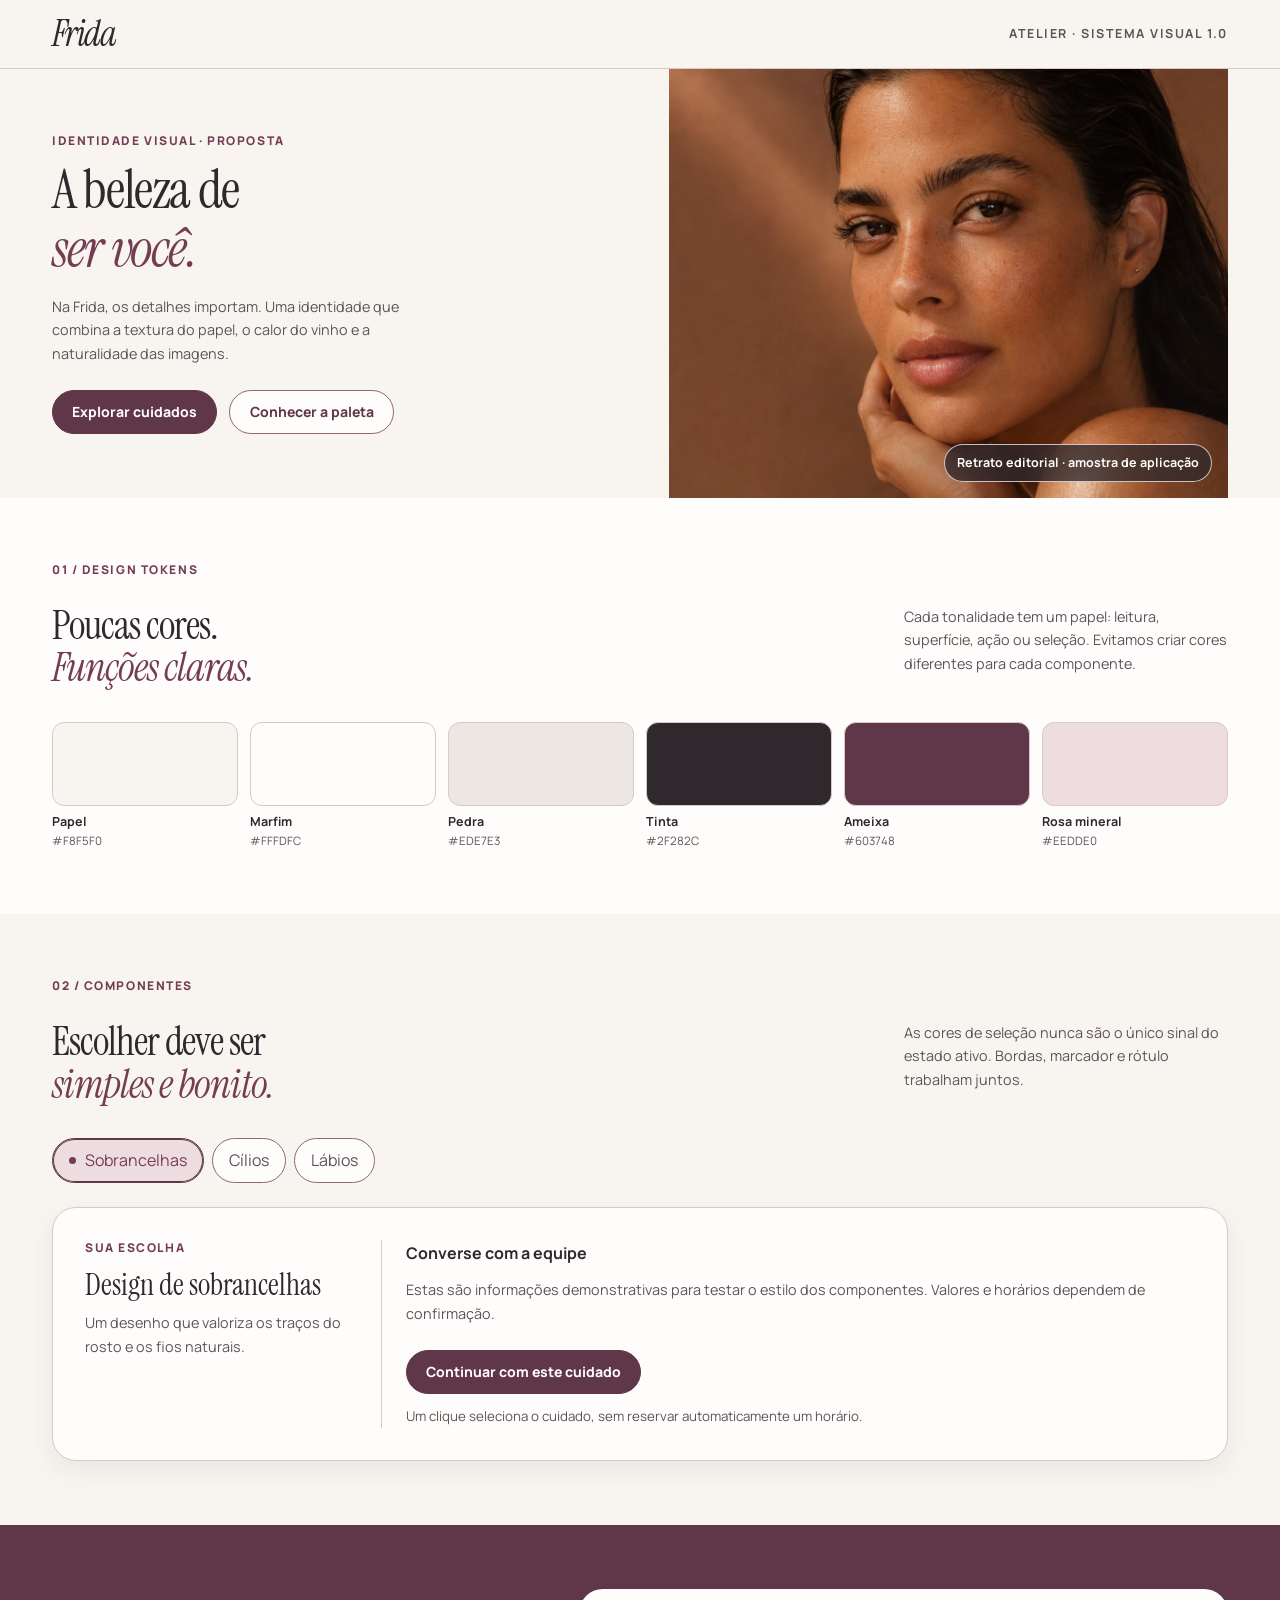
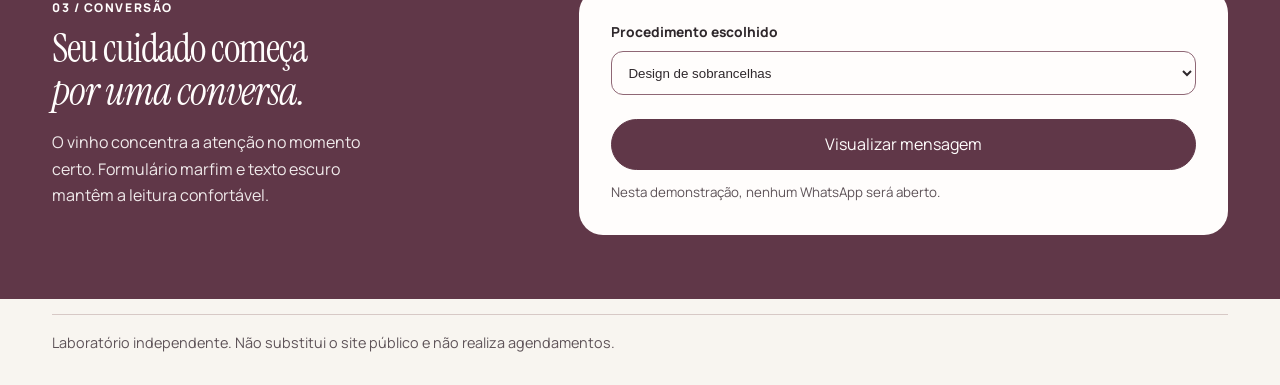
<file: design-system/index.html>
<!doctype html>
<html lang="pt-BR">
<head>
  <meta charset="utf-8">
  <meta name="viewport" content="width=device-width, initial-scale=1">
  <meta name="color-scheme" content="light">
  <meta name="robots" content="noindex,nofollow">
  <title>Frida Atelier | Laboratório do Design System</title>
  <meta name="description" content="Protótipo isolado do Design System Frida Atelier. Não é a página pública do estúdio.">
  <link rel="preconnect" href="https://fonts.googleapis.com">
  <link rel="preconnect" href="https://fonts.gstatic.com" crossorigin>
  <link href="https://fonts.googleapis.com/css2?family=Instrument+Serif:ital@0;1&amp;family=Manrope:wght@400;500;600;700;800&amp;display=swap" rel="stylesheet">
  <link rel="stylesheet" href="./tokens.css">
  <link rel="stylesheet" href="./components.css">
  <script src="./preview.js" defer></script>
</head>
<body data-fd-preview>
<header class="fd-navbar">
  <div class="fd-container fd-navline">
    <span class="fd-wordmark" aria-label="Frida Studio: amostra tipográfica">Frida</span>
    <span class="fd-navnote">Atelier · sistema visual 1.0</span>
  </div>
</header>
<main>
  <div class="fd-container">
    <section class="fd-hero" aria-labelledby="preview-title">
      <div class="fd-hero-copy">
        <p class="fd-overline">Identidade visual · proposta</p>
        <h1 class="fd-title" id="preview-title">A beleza de<br><em>ser você.</em></h1>
        <p class="fd-body">Na Frida, os detalhes importam. Uma identidade que combina a textura do papel, o calor do vinho e a naturalidade das imagens.</p>
        <div class="fd-hero-actions">
          <a class="fd-button fd-button--primary" href="#escolhas">Explorar cuidados</a>
          <a class="fd-button fd-button--secondary" href="#cores">Conhecer a paleta</a>
        </div>
      </div>
      <figure class="fd-hero-figure">
        <img src="../assets/images/hero-frida.webp" alt="Retrato editorial ilustrativo em ambiente de beleza" width="1440" height="960" decoding="async">
        <figcaption class="fd-hero-caption">Retrato editorial · amostra de aplicação</figcaption>
      </figure>
    </section>
  </div>

  <section class="fd-demo-section fd-demo-section--white" id="cores" aria-labelledby="cores-title">
    <div class="fd-container">
      <span class="fd-overline">01 / Design tokens</span>
      <div class="fd-demo-heading">
        <h2 class="fd-section-title" id="cores-title">Poucas cores.<br><em>Funções claras.</em></h2>
        <p>Cada tonalidade tem um papel: leitura, superfície, ação ou seleção. Evitamos criar cores diferentes para cada componente.</p>
      </div>
      <div class="fd-swatches" aria-label="Seis cores estruturais da Frida">
        <div class="fd-swatch"><div class="fd-swatch-color"></div><strong>Papel</strong><small>#F8F5F0</small></div>
        <div class="fd-swatch"><div class="fd-swatch-color"></div><strong>Marfim</strong><small>#FFFDFC</small></div>
        <div class="fd-swatch"><div class="fd-swatch-color"></div><strong>Pedra</strong><small>#EDE7E3</small></div>
        <div class="fd-swatch"><div class="fd-swatch-color"></div><strong>Tinta</strong><small>#2F282C</small></div>
        <div class="fd-swatch"><div class="fd-swatch-color"></div><strong>Ameixa</strong><small>#603748</small></div>
        <div class="fd-swatch"><div class="fd-swatch-color"></div><strong>Rosa mineral</strong><small>#EEDDE0</small></div>
      </div>
    </div>
  </section>

  <section class="fd-demo-section" id="escolhas" aria-labelledby="escolhas-title">
    <div class="fd-container">
      <span class="fd-overline">02 / Componentes</span>
      <div class="fd-demo-heading">
        <h2 class="fd-section-title" id="escolhas-title">Escolher deve ser<br><em>simples e bonito.</em></h2>
        <p>As cores de seleção nunca são o único sinal do estado ativo. Bordas, marcador e rótulo trabalham juntos.</p>
      </div>
      <div class="fd-chiprow" role="group" aria-label="Visualizar serviços">
        <button class="fd-chip" type="button" data-fd-service="Design de sobrancelhas" aria-pressed="true">Sobrancelhas</button>
        <button class="fd-chip" type="button" data-fd-service="Lash Lifting" aria-pressed="false">Cílios</button>
        <button class="fd-chip" type="button" data-fd-service="Hydra Gloss" aria-pressed="false">Lábios</button>
      </div>
      <div class="fd-panel">
        <div>
          <span class="fd-overline">Sua escolha</span>
          <h3 data-fd-selected-name>Design de sobrancelhas</h3>
          <p data-fd-selected-info>Um desenho que valoriza os traços do rosto e os fios naturais.</p>
        </div>
        <div class="fd-panel-details">
          <strong>Converse com a equipe</strong>
          <p>Estas são informações demonstrativas para testar o estilo dos componentes. Valores e horários dependem de confirmação.</p>
          <a class="fd-button fd-button--primary" href="#agendar" data-fd-choice-link>Continuar com este cuidado</a>
          <small>Um clique seleciona o cuidado, sem reservar automaticamente um horário.</small>
        </div>
      </div>
    </div>
  </section>

  <section class="fd-booking-backdrop" id="agendar" aria-labelledby="agendar-title">
    <div class="fd-container fd-booking-grid">
      <div class="fd-booking-intro">
        <span class="fd-overline fd-overline--light">03 / Conversão</span>
        <h2 class="fd-section-title fd-section-title--inverse" id="agendar-title">Seu cuidado começa<br><em>por uma conversa.</em></h2>
        <p>O vinho concentra a atenção no momento certo. Formulário marfim e texto escuro mantêm a leitura confortável.</p>
      </div>
      <div class="fd-booking-card">
        <label for="preview-service">Procedimento escolhido</label>
        <select id="preview-service" data-fd-preview-select>
          <option>Design de sobrancelhas</option>
          <option>Lash Lifting</option>
          <option>Hydra Gloss</option>
        </select>
        <button class="fd-button fd-button--primary" type="button" data-fd-preview-action>Visualizar mensagem</button>
        <small aria-live="polite" data-fd-message-preview>Nesta demonstração, nenhum WhatsApp será aberto.</small>
      </div>
    </div>
  </section>
  <div class="fd-container"><p class="fd-notice">Laboratório independente. Não substitui o site público e não realiza agendamentos.</p></div>
</main>
</body>
</html>
</file>
<file: assets/tokens.css>
/* Frida Atelier Design System 1.1 — live source of truth on the development branch.
   Primitive -> semantic -> component. Color literals must live here, not in components.
   The legacy aliases below permit safe incremental migration. */

:root {
  color-scheme: light;

  /* 01 · Brand primitives. */
  --fd-palette-paper: #F8F5F0;
  --fd-palette-ivory: #FFFDFC;
  --fd-palette-stone: #EDE7E3;
  --fd-palette-ink: #2F282C;
  --fd-palette-muted: #5E5358;
  --fd-palette-plum: #603748;
  --fd-palette-plum-hover: #492634;
  --fd-palette-rose-soft: #EEDDE0;
  --fd-palette-rose-ink: #743D53;
  --fd-palette-line-soft: #D7C9C6;
  --fd-palette-line-control: #8F6775;
  --fd-palette-bronze-decoration: #A88772;
  /* WhatsApp green is functional (channel-specific), not an extra brand accent. */
  --fd-palette-whatsapp: #087547;
  --fd-palette-whatsapp-hover: #075E44;

  /* 02 · Meaning. Use these in components, never primitive values. */
  --fd-bg-page: var(--fd-palette-paper);
  --fd-bg-surface: var(--fd-palette-ivory);
  --fd-bg-muted: var(--fd-palette-stone);
  --fd-bg-selection: var(--fd-palette-rose-soft);
  --fd-bg-inverse: var(--fd-palette-ink);
  --fd-text-primary: var(--fd-palette-ink);
  --fd-text-secondary: var(--fd-palette-muted);
  --fd-text-on-primary: var(--fd-palette-ivory);
  --fd-text-on-selection: var(--fd-palette-rose-ink);
  --fd-text-on-inverse: var(--fd-palette-ivory);
  --fd-border-decorative: var(--fd-palette-line-soft);
  --fd-border-control: var(--fd-palette-line-control);
  --fd-border-focus: var(--fd-palette-plum);
  --fd-action-bg: var(--fd-palette-plum);
  --fd-action-bg-hover: var(--fd-palette-plum-hover);
  --fd-action-text: var(--fd-palette-ivory);
  --fd-action-secondary-text: var(--fd-palette-plum);
  --fd-action-whatsapp-bg: var(--fd-palette-whatsapp);
  --fd-action-whatsapp-hover: var(--fd-palette-whatsapp-hover);
  --fd-action-whatsapp-fg: var(--fd-palette-ivory);

  /* 03 · Type. Editorial headlines; compact, legible UI and body. */
  --fd-font-display: "Instrument Serif", Georgia, "Times New Roman", serif;
  --fd-font-body: Manrope, system-ui, -apple-system, "Segoe UI", sans-serif;
  --fd-type-display: clamp(2.25rem, 4.6vw, 3.4rem);
  --fd-type-section: clamp(1.85rem, 3.1vw, 2.65rem);
  --fd-type-card: clamp(1.42rem, 2.4vw, 1.85rem);
  --fd-type-body: 1rem;
  --fd-type-body-small: .9rem;
  --fd-type-caption: .78rem;
  --fd-type-eyebrow: .75rem;
  --fd-leading-display: 1.08;
  --fd-leading-body: 1.65;
  --fd-leading-compact: 1.35;

  /* 04 · Layout: one consistent rhythm, not custom margins per card. */
  --fd-space-1: .25rem;
  --fd-space-2: .5rem;
  --fd-space-3: .75rem;
  --fd-space-4: 1rem;
  --fd-space-5: 1.5rem;
  --fd-space-6: 2rem;
  --fd-space-7: 3rem;
  --fd-space-8: 4rem;
  --fd-space-9: 6rem;
  --fd-page-inline: clamp(1rem, 4.5vw, 3.25rem);
  --fd-container: 76rem;

  /* 05 · Shape, elevation, materials. */
  --fd-radius-small: .75rem;
  --fd-radius-card: 1.125rem;
  --fd-radius-panel: 1.5rem;
  /* Concentric radii: 28px outer = 16px inner + 12px padding. */
  --fd-radius-guide-outer: 1.75rem;
  --fd-radius-guide-inner: 1rem;
  --fd-radius-guide-inset: .75rem;
  --fd-radius-pill: 999px;
  --fd-stroke: 1px;
  --fd-touch-min: 44px;
  --fd-shadow-soft: 0 9px 24px rgba(47, 40, 44, .065);
  --fd-shadow-popover: 0 25px 72px rgba(47, 40, 44, .18);
  --fd-glass-light: rgba(255, 253, 252, .84);
  --fd-glass-light-scrolled: rgba(255, 253, 252, .94);
  --fd-glass-dark: rgba(47, 40, 44, .76);
  --fd-glass-stroke: rgba(255, 253, 252, .72);
  --fd-glass-blur: 12px;

  /* 06 · Time, with one motion vocabulary. */
  --fd-ease: cubic-bezier(.22, .8, .23, 1);
  --fd-motion-short: 150ms;
  --fd-motion-medium: 260ms;
  --fd-motion-long: 420ms;

  /* 07 · Component aliases. */
  --fd-button-bg: var(--fd-action-bg);
  --fd-button-fg: var(--fd-action-text);
  --fd-button-border: var(--fd-action-bg);
  --fd-chip-bg: var(--fd-bg-surface);
  --fd-chip-fg: var(--fd-text-secondary);
  --fd-chip-selected-bg: var(--fd-bg-selection);
  --fd-chip-selected-fg: var(--fd-text-on-selection);
  --fd-input-bg: var(--fd-bg-surface);
  --fd-input-fg: var(--fd-text-primary);
  --fd-input-border: var(--fd-border-control);
}

@media (prefers-reduced-motion: reduce) {
  :root {
    --fd-motion-short: 0ms;
    --fd-motion-medium: 0ms;
    --fd-motion-long: 0ms;
  }
}

/* Legacy semantic API. Older sections still use these tokens.
   Values point to Frida Atelier's single source of truth. */
:root {
  --bg-canvas: var(--fd-bg-page);
  --bg-surface: var(--fd-bg-surface);
  --bg-surface-hover: var(--fd-bg-selection);
  --border-subtle: var(--fd-border-decorative);
  --border-strong: var(--fd-border-control);
  --text-primary: var(--fd-text-primary);
  --text-secondary: var(--fd-text-secondary);
  --text-muted: var(--fd-text-secondary);
  --accent-primary: var(--fd-action-bg);
  --accent-primary-hover: var(--fd-action-bg-hover);
  --accent-contrast: var(--fd-action-text);
  --bg-inverse: var(--fd-bg-inverse);
  --text-inverse: var(--fd-text-on-inverse);
  --text-inverse-secondary: var(--fd-palette-rose-soft);
  --border-inverse: var(--fd-border-control);
  --bg-marker: var(--fd-bg-selection);
  --image-placeholder: var(--fd-bg-muted);

  /* Named art-direction aliases replace the former 142 one-off HEX colors. */
  --frida-ink: var(--fd-text-primary);
  --frida-plum: var(--fd-action-bg);
  --frida-berry: var(--fd-text-on-selection);
  --frida-rose: var(--fd-border-control);
  --frida-rose-light: var(--fd-bg-selection);
  --frida-warm-paper: var(--fd-bg-page);
  --frida-milk: var(--fd-bg-surface);
  --frida-stone: var(--fd-bg-muted);
  --frida-muted: var(--fd-text-secondary);
  --frida-bronze: var(--fd-palette-bronze-decoration);
  --frida-rule: var(--fd-border-decorative);

  /* Shared component states. */
  --fd-color-panel: var(--fd-bg-surface);
  --fd-color-muted-panel: var(--fd-bg-muted);
  --fd-color-badge-bg: var(--fd-bg-selection);
  --fd-color-badge-fg: var(--fd-text-on-selection);
  --fd-color-line: var(--fd-border-decorative);
  --fd-color-line-action: var(--fd-border-control);
  --fd-color-surface-hover: var(--fd-bg-selection);
  --fd-color-image-tint: var(--fd-bg-muted);
  --fd-color-on-dark-muted: var(--fd-palette-rose-soft);
  --fd-color-overlay-dark: var(--fd-action-bg-hover);
}
</file>
<file: assets/styles.css>
:root {
  --font-display: "Instrument Serif", Georgia, serif;
  --font-body: "Manrope", system-ui, sans-serif;
  --shell-gutter: clamp(1.35rem, 5.65vw, 6.5rem);
  --section-space: clamp(4rem, 8vw, 8rem);
}

*, *::before, *::after { box-sizing: border-box; }
[hidden] { display: none !important; }
html { scroll-behavior: smooth; scroll-padding-block: 1.5rem; }
body { margin: 0; background: var(--bg-canvas); color: var(--text-primary); font: 400 1rem/1.65 var(--font-body); }
img { display: block; width: 100%; height: auto; }
a { color: inherit; }
button, input { font: inherit; }
button { color: inherit; }
figure, blockquote, dl, dd, p, h1, h2, h3 { margin: 0; }
p { color: var(--text-secondary); }
::selection { background: var(--bg-marker); color: var(--text-primary); }
:focus-visible { outline: 2px solid var(--border-strong); outline-offset: 4px; }
.shell { width: min(calc(100% - 2 * var(--shell-gutter)), 87rem); margin-inline: auto; }
.section { position: relative; padding-block: var(--section-space); }
.anchor-alias { position: absolute; inset: 0 auto auto 0; }
.icon-library { position: absolute; width: 0; height: 0; overflow: hidden; }
.icon { width: 1.2em; height: 1.2em; flex: 0 0 auto; fill: none; stroke: currentColor; stroke-width: 1.55; stroke-linecap: round; stroke-linejoin: round; }
.skip-link { position: fixed; z-index: 8; inset: 1rem auto auto 1rem; transform: translateY(-200%); background: var(--bg-surface); padding: .75rem 1rem; }
.skip-link:focus { transform: none; }

.eyebrow { color: var(--text-muted); font-size: .79rem; line-height: 1.4; font-weight: 800; letter-spacing: .16em; text-transform: uppercase; }
h1, h2, .panel-intro h3, .guide-result h3 { font-family: var(--font-display); font-weight: 400; letter-spacing: -.035em; }
h2 { font-size: clamp(3.15rem, 5.9vw, 6.3rem); line-height: .94; text-wrap: balance; }
h1 em, h2 em { font-weight: inherit; }

.button { min-height: 3rem; display: inline-flex; align-items: center; justify-content: center; gap: .55rem; padding: .72rem 1.2rem; border: 1px solid transparent; border-radius: .18rem; font-size: .875rem; font-weight: 800; line-height: 1.35; text-decoration: none; text-align: center; cursor: pointer; transition: background-color .2s, border-color .2s; }
.button-primary { border-color: var(--accent-primary); background: var(--accent-primary); color: var(--accent-contrast); }
.button-primary:hover { border-color: var(--accent-primary-hover); background: var(--accent-primary-hover); }
.button-outline { border-color: var(--text-muted); background: transparent; color: var(--text-primary); }
.button-outline:hover { background: var(--bg-surface-hover); }
.text-link, .plain-button, .treatment-action a { color: inherit; font-size: .875rem; font-weight: 800; text-underline-offset: .32em; text-decoration-line: underline; text-decoration-thickness: 1px; }
.text-link:hover, .plain-button:hover, .treatment-action a:hover { text-decoration-thickness: 2px; }
.plain-button { min-height: 2.75rem; border: 0; padding: .25rem 0; background: none; text-align: left; cursor: pointer; }

.site-header { position: relative; z-index: 3; border-bottom: 1px solid var(--border-subtle); }
.header-inner { min-height: 5.4rem; display: grid; grid-template-columns: 1fr auto 1fr; align-items: center; gap: 2rem; }
.wordmark { display: inline-flex; flex-direction: column; justify-self: start; align-items: center; color: inherit; text-decoration: none; width: max-content; line-height: 1; }
.wordmark span { font: italic 400 3.34rem/.72 var(--font-display); letter-spacing: -.065em; margin-inline-end: .07em; }
.wordmark small { margin-top: .56rem; font-size: .61rem; text-transform: uppercase; font-weight: 800; letter-spacing: .29em; margin-inline-start: .29em; }
.site-nav { display: flex; align-items: center; gap: clamp(1rem, 2.75vw, 2.8rem); }
.site-nav a { font-size: .875rem; font-weight: 700; color: var(--text-secondary); text-decoration: none; padding-block: .68rem; }
.site-nav a:hover { color: var(--text-primary); text-decoration: underline; text-underline-offset: .35em; }
.header-book { justify-self: end; min-height: 2.75rem; }
.menu-toggle { display: none; }

.hero { display: grid; grid-template-columns: minmax(0, .88fr) minmax(0, 1.12fr); min-height: clamp(34rem, 47vw, 49rem); border-bottom: 1px solid var(--border-subtle); }
.hero-copy { display: flex; flex-direction: column; justify-content: center; align-items: flex-start; padding: clamp(2.8rem, 6.4vw, 8rem) clamp(1rem, 3.6vw, 4.5rem) clamp(3rem, 6.4vw, 8rem) max(var(--shell-gutter), calc((100vw - 87rem) / 2)); }
.hero-location { display: inline-flex; align-items: center; gap: .45rem; }
.hero-location .icon { font-size: 1rem; }
.hero h1 { font-size: clamp(4.3rem, 8.8vw, 10.9rem); line-height: .82; margin-block: .245em .25em; }
.hero h1 em { display: inline-block; padding-inline-end: .12em; }
.hero-intro { max-width: 26rem; font-size: clamp(1rem, 1.37vw, 1.22rem); line-height: 1.55; }
.hero-actions { display: flex; flex-wrap: wrap; align-items: center; gap: .85rem 1.4rem; margin-top: 1.8rem; }
.hero-media { position: relative; min-width: 0; min-height: 100%; background: var(--image-placeholder); }
.hero-media picture, .hero-media img { display: block; position: absolute; inset: 0; width: 100%; height: 100%; }
.hero-media img { object-fit: cover; object-position: 58% 47%; }
.hero-media figcaption { position: absolute; inset: auto 0 0 auto; padding: .52rem .9rem; background: var(--bg-surface); color: var(--text-muted); font-size: .75rem; }

.section-heading { display: grid; grid-template-columns: minmax(0, 1.75fr) minmax(0, .72fr); gap: 1.5rem 3.5rem; align-items: end; margin-bottom: 2.25rem; }
.section-heading .eyebrow { margin-bottom: .65rem; }
.section-heading h2 { text-wrap: wrap; }
.section-heading > p { max-width: 25ch; margin-bottom: .3rem; }
.catalog { padding-top: clamp(3.7rem, 6vw, 6.5rem); }
.catalog-tabs { display: grid; grid-template-columns: repeat(5, minmax(0, 1fr)); gap: .85rem; }
.catalog-tab { position: relative; display: flex; flex-direction: column; min-width: 0; border: 1px solid var(--border-subtle); background: var(--bg-surface); color: var(--text-primary); text-decoration: none; transition: background-color .2s, border-color .2s; }
.catalog-tab img { min-width: 0; aspect-ratio: 5/4; object-fit: cover; background: var(--image-placeholder); }
.catalog-tab span { display: grid; align-items: center; min-height: 3.25rem; padding: .55rem .75rem .36rem; border-bottom: .19rem solid transparent; font-size: clamp(.79rem, 1.25vw, .99rem); line-height: 1.22; font-weight: 800; text-align: center; }
.catalog-tab:hover { background: var(--bg-surface-hover); }
.catalog-tab.is-active { border-color: var(--border-strong); }
.catalog-tab.is-active span { border-bottom-color: var(--accent-primary); }
.catalog-tab:nth-child(1) img { object-position: 50% 45%; }
.catalog-tab:nth-child(4) img { object-position: 55% 50%; }
.catalog-tab:nth-child(5) img { object-position: 51% 35%; }

.catalog-panel { display: grid; grid-template-columns: minmax(0, .66fr) minmax(0, 1.34fr); gap: clamp(1.25rem, 4vw, 4rem); background: var(--bg-surface); border: 1px solid var(--border-subtle); margin-top: 1.15rem; padding: clamp(1.2rem, 3.5vw, 3.25rem); }
.panel-intro h3 { font-size: clamp(2.5rem, 4.2vw, 4.45rem); line-height: .96; margin-bottom: .65rem; }
.panel-intro p { max-width: 28ch; }
.treatments > div { display: grid; grid-template-columns: minmax(0, 1fr) max-content; align-items: start; column-gap: 1rem; padding-block: .8rem; border-top: 1px solid var(--border-subtle); }
.treatments > div:first-child { border-top: 0; padding-top: 0; }
.treatments > div:last-child { padding-bottom: 0; }
.treatments dt { font-weight: 800; }
.treatments dd:not(.treatment-action) { font-size: .94rem; color: var(--text-secondary); grid-column: 1; }
.treatment-action { grid-column: 2; grid-row: 1 / span 2; align-self: center; }
.treatment-action a { display: inline-flex; align-items: center; min-height: 2.75rem; }

.guide { background: var(--bg-surface); border-block: 1px solid var(--border-subtle); }
.guide-layout { display: grid; grid-template-columns: minmax(0, .95fr) minmax(0, 1.05fr); align-items: center; gap: clamp(2rem, 7vw, 8rem); }
.guide-intro .eyebrow, .studio-copy .eyebrow, .footer-main .eyebrow { margin-bottom: .8rem; }
.guide-intro h2 { margin-bottom: 1.25rem; }
.guide-intro > p:last-of-type { max-width: 36ch; }
.guide-intro .text-link { display: inline-block; margin-top: .85rem; }
.guide-form { min-height: 19rem; background: var(--bg-canvas); border: 1px solid var(--border-subtle); padding: clamp(1.2rem, 3.65vw, 3rem); }
.guide-form fieldset { min-width: 0; border: 0; margin: 0; padding: 0; }
.guide-form legend { color: var(--text-primary); padding: 0; font-weight: 800; font-size: clamp(1.12rem, 1.65vw, 1.45rem); line-height: 1.3; }
.guide-choices { display: flex; flex-wrap: wrap; gap: .6rem; margin-block: 1.35rem 1.55rem; }
.guide-choice { display: inline-flex; min-height: 2.75rem; align-items: center; gap: .45rem; max-width: 100%; padding: .55rem .72rem; background: var(--bg-surface); border: 1px solid var(--border-subtle); border-radius: .14rem; font-size: .875rem; font-weight: 700; line-height: 1.35; cursor: pointer; }
.guide-choice:hover { background: var(--bg-surface-hover); }
.guide-choice:has(input:checked) { background: var(--bg-marker); border-color: var(--border-strong); }
.guide-choice:has(input:focus-visible) { outline: 2px solid var(--border-strong); outline-offset: 2px; }
.guide-choice input { margin: 0; accent-color: var(--accent-primary); width: 1rem; height: 1rem; flex: 0 0 auto; }
.guide-choice input:focus-visible { outline-offset: 2px; }
.guide-actions { display: flex; gap: .75rem 1.25rem; justify-content: space-between; align-items: center; flex-wrap: wrap; border-top: 1px solid var(--border-subtle); padding-top: 1rem; }
.step-label { color: var(--text-muted); font-size: .85rem; font-weight: 700; }
.guide-result h3 { font-size: clamp(2.35rem, 4vw, 4rem); line-height: 1; margin-block: .4rem .55rem; }
.guide-result > p:last-of-type { margin-bottom: 1.2rem; }

.studio-layout { display: grid; grid-template-columns: minmax(0, .9fr) minmax(0, 1.1fr); align-items: center; gap: clamp(2rem, 8vw, 9rem); }
.studio-photo { width: 100%; max-width: 32.5rem; }
.studio-photo img { background: var(--image-placeholder); aspect-ratio: 4/4.9; object-fit: cover; object-position: center 29%; }
.studio-photo figcaption { color: var(--text-muted); font-size: .8rem; margin-top: .65rem; }
.studio-copy h2 { text-wrap: wrap; margin-bottom: 1.3rem; }
.studio-copy > p:not(.eyebrow) { max-width: 45ch; margin-bottom: .9rem; }
.studio-copy .text-link { display: inline-block; margin-top: .4rem; }
.studio-reviews { display: grid; grid-template-columns: minmax(0, .55fr) repeat(2, minmax(0, 1fr)); align-items: start; gap: 1.15rem clamp(1.35rem, 4.55vw, 4.5rem); border-top: 1px solid var(--border-subtle); margin-top: clamp(2.75rem, 5.5vw, 5.5rem); padding-top: clamp(1.45rem, 3vw, 3rem); }
.studio-reviews h3 { font-size: .94rem; font-weight: 800; }
.studio-reviews blockquote { font: 400 clamp(1.6rem, 2.4vw, 2.5rem)/1.1 var(--font-display); }
.studio-reviews figcaption { color: var(--text-muted); font-size: .85rem; margin-top: .65rem; }

.faq { border-top: 1px solid var(--border-subtle); padding-block: clamp(3.5rem, 5.5vw, 6rem); }
.faq-layout { display: grid; grid-template-columns: minmax(0, .9fr) minmax(0, 1.1fr); gap: 1.5rem clamp(1.5rem, 6vw, 6rem); }
.faq h2 { text-wrap: wrap; }
.faq-list { border-top: 1px solid var(--border-subtle); }
.faq details { border-bottom: 1px solid var(--border-subtle); }
.faq summary { display: flex; gap: 1rem; justify-content: space-between; align-items: center; min-height: 3.5rem; list-style: none; color: var(--text-primary); padding: .85rem .45rem .85rem 0; font-weight: 800; cursor: pointer; }
.faq summary::-webkit-details-marker { display: none; }
.faq summary::after { content: ""; width: .62rem; height: .62rem; border-right: 1.5px solid currentColor; border-bottom: 1.5px solid currentColor; transform: rotate(45deg); margin: -.27rem .1rem 0 0; flex: 0 0 auto; }
.faq details[open] summary::after { transform: rotate(225deg); margin-top: .3rem; }
.faq details p { padding: 0 1.5rem 1rem 0; }

.site-footer { padding-bottom: 1.65rem; color: var(--text-inverse); background: var(--bg-inverse); }
.site-footer :focus-visible { outline-color: var(--text-inverse); }
.site-footer p, .site-footer address { color: var(--text-inverse-secondary); }
.site-footer h2 { text-wrap: wrap; margin-bottom: 1.4rem; }
.site-footer .button-primary { border-color: var(--text-inverse-secondary); }
.footer-main { display: grid; grid-template-columns: minmax(0, 1.1fr) minmax(0, .9fr); align-items: center; gap: 2.25rem 3.5rem; }
.footer-information { display: grid; grid-template-columns: 1fr; gap: 1.65rem; }
.footer-information h3 { font-size: .95rem; margin-bottom: .35rem; }
.footer-information address { font-style: normal; }
.footer-information a { display: table; text-underline-offset: .25em; margin-top: .36rem; }
.footer-base { display: flex; justify-content: space-between; align-items: center; gap: .75rem; border-top: 1px solid var(--border-inverse); padding-top: 1.45rem; margin-top: clamp(2.75rem, 5.5vw, 5rem); }
.footer-mark span { font-size: 2.65rem; }
.footer-mark small { font-size: .54rem; margin-top: .55rem; }
.mobile-book { display: none; }

@media (max-width: 900px) {
  .header-inner { gap: 1rem; }
  .site-nav { gap: 1.15rem; }
  .hero-actions { gap: .72rem 1rem; }
}

@media (max-width: 760px) {
  .header-inner { min-height: 4.5rem; grid-template-columns: auto 1fr auto; }
  .wordmark { grid-column: 1; }
  .wordmark span { font-size: 2.85rem; }
  .wordmark small { margin-top: .49rem; font-size: .54rem; }
  .header-book { grid-column: 2; grid-row: 1; }
  .menu-toggle { display: grid; place-items: center; grid-column: 3; grid-row: 1; width: 2.75rem; height: 2.75rem; border: 1px solid var(--border-subtle); border-radius: .18rem; background: var(--bg-surface); cursor: pointer; }
  .menu-toggle .icon { font-size: 1.15rem; }
  .menu-toggle .menu-close-icon, .menu-toggle[aria-expanded="true"] .menu-open-icon { display: none; }
  .menu-toggle[aria-expanded="true"] .menu-close-icon { display: block; }
  .site-nav { grid-column: 1 / -1; display: flex; flex-wrap: wrap; gap: .15rem 1.15rem; padding-bottom: .55rem; }
  .menu-toggle:not([hidden]) + .site-nav { display: none; position: absolute; inset: 100% 0 auto; flex-direction: column; align-items: stretch; gap: 0; padding: .45rem var(--shell-gutter) .8rem; background: var(--bg-canvas); border-bottom: 1px solid var(--border-subtle); }
  .menu-toggle:not([hidden]) + .site-nav.is-open { display: flex; }
  .site-nav a { font-size: .9rem; }
  .site-nav.is-open a + a { border-top: 1px solid var(--border-subtle); }
  .hero { min-height: 31rem; }
  .hero-copy { padding-right: 1rem; }
  .hero h1 { font-size: clamp(3.8rem, 9.2vw, 6.5rem); }
  .section-heading { grid-template-columns: 1fr; gap: .85rem; }
  .section-heading > p { max-width: 44ch; }
  .guide-layout, .studio-layout { gap: 2rem; }
  .guide-layout { grid-template-columns: minmax(0, .8fr) minmax(0, 1.2fr); }
  .studio-reviews { grid-template-columns: 1fr 1fr; }
  .studio-reviews h3 { grid-column: 1 / -1; }
}

@media (max-width: 600px) {
  html { scroll-padding-bottom: 5rem; }
  .header-inner { gap: .65rem; }
  .header-book { display: none; }
  .hero { display: flex; flex-direction: column; min-height: 0; }
  .hero-copy { padding: 2.55rem var(--shell-gutter) 2.15rem; }
  .hero h1 { font-size: clamp(4.15rem, 16.4vw, 7.2rem); margin-block: .22em .22em; }
  .hero-intro { max-width: 33ch; }
  .hero-actions { margin-top: 1.15rem; }
  .hero-media { min-height: 0; aspect-ratio: 1.23; }
  .hero-media img { object-position: 56% 44%; }
  .hero-media figcaption { font-size: .73rem; padding: .35rem .55rem; }
  .section-heading { margin-bottom: 1.5rem; }
  .catalog-tabs { grid-template-columns: repeat(3, minmax(0, 1fr)); gap: .55rem; }
  .catalog-tab img { aspect-ratio: 5/3.8; }
  .catalog-tab span { min-height: 2.75rem; padding-inline: .2rem; }
  .catalog-panel { grid-template-columns: 1fr; margin-top: .7rem; }
  .treatments > div:first-child { border-top: 1px solid var(--border-subtle); padding-top: .8rem; }
  .treatments > div { gap: .15rem .55rem; }
  .panel-intro p { max-width: 36ch; }
  .guide-layout, .studio-layout, .faq-layout, .footer-main { grid-template-columns: 1fr; }
  .guide-form { min-height: 0; }
  .studio-photo { max-width: none; }
  .studio-photo img { aspect-ratio: 4/4.2; }
  .studio-copy { grid-row: 1; }
  .studio-reviews { gap: 1rem; }
  .footer-base { margin-top: 2.5rem; }
  .mobile-book { display: flex; position: fixed; z-index: 5; inset: auto var(--shell-gutter) calc(.65rem + env(safe-area-inset-bottom)) var(--shell-gutter); border-color: var(--accent-contrast); }
}

@media (max-width: 360px) {
  .eyebrow { font-size: .73rem; }
  .guide-actions .button { padding-inline: .82rem; }
  .catalog-tab span { font-size: .73rem; }
  .studio-reviews { grid-template-columns: 1fr; }
}

@media (prefers-reduced-motion: reduce) {
  html { scroll-behavior: auto; }
  *, *::before, *::after { transition: none !important; }
}
</file>
<file: assets/v3.css>
/* Frida Studio V3 | Beauty editorial + restrained Liquid Glass
   This layer is intentionally independent of the legacy base stylesheet. */
:root {
  /* Layout tokens stay here; all color roles now belong to assets/tokens.css. */
  --shell-gutter:clamp(1.15rem,4.3vw,5.25rem);
  --section-space:clamp(3.4rem,6.2vw,6rem);
  --glass-edge:rgba(255,255,255,.74);
  --glass-shadow:0 13px 35px rgba(72,37,48,.09);
}
html { scroll-padding-top:6.4rem; }
body { background:var(--bg-canvas); font-size:1rem; line-height:1.62; overflow-x:clip; }
main,section,footer { min-width:0; }
.section { scroll-margin-top:6rem; }
.shell { max-width:75rem; }
p { max-width:66ch; }
.eyebrow { font-size:.73rem; letter-spacing:.14em; font-weight:700; }
h1,h2,h3 { text-wrap:balance; }
h2 { font-size:clamp(1.9rem,2.75vw,2.4rem); line-height:1.1; letter-spacing:-.025em; }
h1 em,h2 em { color:var(--fd-text-on-selection); }
.text-link,.plain-button { font-size:.875rem; font-weight:700; }
.text-link { text-underline-offset:.3em; }
.button { min-height:2.9rem; border-radius:999px; padding:.67rem 1.18rem; font-size:.86rem; font-weight:700; letter-spacing:.005em; transition:transform .25s ease,box-shadow .25s ease,background-color .25s ease,border-color .25s ease; }
.button:focus-visible,.catalog-tab:focus-visible,.dock-link:focus-visible { outline:2px solid var(--fd-border-control); outline-offset:3px; }
.button-primary { box-shadow:0 3px 10px rgba(70,23,40,.11); }
.button-primary:hover { box-shadow:0 8px 22px rgba(70,23,40,.15); transform:translateY(-1px); }

/* iPhone-like translucent navigation — glass is reserved for navigation. */
.site-header { position:sticky; top:0; z-index:50; border-bottom:1px solid rgba(126,74,93,.14); background:rgba(251,248,247,.85); transition:box-shadow .25s ease,background-color .25s ease; }
.site-header.is-scrolled { box-shadow:0 5px 22px rgba(51,28,38,.07); background:rgba(251,248,247,.93); }
@supports ((backdrop-filter:blur(18px)) or (-webkit-backdrop-filter:blur(18px))) {
  .site-header { background:rgba(251,248,247,.70); -webkit-backdrop-filter:blur(22px) saturate(145%); backdrop-filter:blur(22px) saturate(145%); }
  .site-header.is-scrolled { background:rgba(251,248,247,.79); }
}
.header-inner { min-height:4.9rem; gap:1.3rem; }
.wordmark span { font-size:2.95rem; }
.wordmark small { font-size:.52rem; margin-top:.46rem; }
.site-nav { gap:clamp(.85rem,2vw,2rem); }
.site-nav a { font-size:.82rem; font-weight:650; position:relative; }
.site-nav a::after { content:""; height:1px; position:absolute; left:0; right:100%; bottom:.55rem; background:var(--fd-action-bg); transition:right .22s ease; }
.site-nav a:hover::after { right:0; }
.header-book { min-height:2.65rem; }

/* A more compact, image-led first impression. */
.hero { grid-template-columns:minmax(0,.97fr) minmax(0,1.03fr); min-height:clamp(29.5rem,43vw,36.5rem); }
.hero-copy { padding:clamp(2.6rem,4.5vw,4.8rem) clamp(1rem,4vw,4rem) clamp(2.6rem,4.5vw,4.8rem) max(var(--shell-gutter),calc((100vw - 75rem)/2)); }
.hero-location { color:var(--fd-text-on-selection); font-size:.75rem; }
.hero h1 { max-width:12ch; font-size:clamp(2.65rem,4.18vw,3.4rem); line-height:1.035; letter-spacing:-.036em; margin-block:.35em .32em; }
.hero h1 em { display:inline; }
.hero-intro { max-width:32ch; font-size:clamp(.94rem,1.22vw,1.04rem); line-height:1.65; }
.hero-actions { margin-top:1.55rem; gap:.9rem 1.25rem; }
.hero-media { isolation:isolate; overflow:hidden; }
.hero-media img { object-position:50% 38%; }
.hero-media::after { content:""; position:absolute; z-index:0; inset:55% 0 0; background:linear-gradient(transparent,rgba(26,15,22,.27)); pointer-events:none; }
.hero-media figcaption { z-index:2; inset:auto 1.1rem .9rem auto; border:1px solid rgba(255,255,255,.48); border-radius:999px; color:var(--fd-text-on-inverse); background:rgba(65,38,47,.32); font-size:.68rem; padding:.35rem .65rem; -webkit-backdrop-filter:blur(12px); backdrop-filter:blur(12px); }
.hero-note { position:absolute; z-index:2; bottom:1.05rem; left:1.15rem; max-width:13rem; color:var(--fd-text-on-inverse); border:1px solid rgba(255,255,255,.43); background:rgba(255,255,255,.13); box-shadow:0 12px 26px rgba(30,16,24,.12); border-radius:1rem; padding:.72rem .95rem; -webkit-backdrop-filter:blur(17px) saturate(135%); backdrop-filter:blur(17px) saturate(135%); }
.hero-note strong { display:block; color:white; font-size:.84rem; font-weight:700; }
.hero-note span { display:block; color:rgba(255,255,255,.89); font-size:.72rem; line-height:1.42; margin-top:.15rem; }

/* Three-second value proposition: a short editorial highlight strip. */
.highlights { background:var(--fd-bg-surface); border-bottom:1px solid var(--border-subtle); padding-block:clamp(2.6rem,4.5vw,4.4rem); }
.highlights-heading { display:flex; align-items:end; justify-content:space-between; gap:1.25rem; margin-bottom:1.6rem; }
.highlights-heading p { max-width:33ch; font-size:.88rem; }
.highlights-heading h2 { margin-top:.4rem; font-size:clamp(1.75rem,2.45vw,2.2rem); }
.highlight-rail { display:grid; grid-template-columns:repeat(4,minmax(0,1fr)); gap:1rem; }
.highlight-card { position:relative; min-width:0; overflow:hidden; border:1px solid var(--border-subtle); border-radius:1.1rem; background:var(--bg-canvas); color:var(--text-primary); text-decoration:none; transition:transform .25s ease,border-color .25s ease,box-shadow .25s ease; }
.highlight-card:hover { transform:translateY(-3px); border-color:var(--fd-border-decorative); box-shadow:0 16px 32px rgba(55,31,40,.08); }
.highlight-card img { aspect-ratio:1.22; object-fit:cover; transition:transform .6s cubic-bezier(.16,1,.3,1); }
.highlight-card:hover img { transform:scale(1.04); }
.highlight-card-copy { display:block; padding:1rem; }
.highlight-card small { display:block; color:var(--fd-text-on-selection); font-size:.67rem; text-transform:uppercase; letter-spacing:.12em; font-weight:800; }
.highlight-card strong { display:block; font-family:var(--font-display); font-size:1.65rem; line-height:1.1; font-weight:400; letter-spacing:-.015em; margin-top:.27rem; }
.highlight-card .highlight-detail { display:block; font-size:.81rem; color:var(--text-secondary); line-height:1.45; margin-top:.35rem; }
.highlight-card .highlight-cta { display:inline-block; margin-top:.7rem; color:var(--fd-action-bg); border-bottom:1px solid var(--fd-border-control); font-size:.77rem; font-weight:750; }

/* Service catalog: image-led, but no generic wall of cards. */
.catalog { padding-top:var(--section-space); }
.section-heading { align-items:center; margin-bottom:1.6rem; }
.section-heading > p { max-width:35ch; font-size:.92rem; }
.catalog-tabs { gap:.7rem; }
.catalog-tab { border-radius:.95rem; overflow:hidden; box-shadow:0 3px 12px rgba(73,39,50,.025); }
.catalog-tab img { aspect-ratio:1.4; }
.catalog-tab span { min-height:2.8rem; font-size:.88rem; font-weight:700; border:0; }
.catalog-tab.is-active { box-shadow:0 0 0 1px var(--fd-action-bg),0 10px 21px rgba(89,40,57,.08); }
.catalog-tab.is-active span { border:0; }
.catalog-tab:focus-visible { outline-offset:3px; }
.catalog-panel { margin-top:.95rem; grid-template-columns:minmax(0,.53fr) minmax(0,1.47fr); gap:clamp(1.2rem,4vw,3rem); border-radius:1.15rem; padding:clamp(1.2rem,3.1vw,2.6rem); }
.panel-intro h3 { font-size:clamp(1.85rem,2.65vw,2.35rem); line-height:1.1; }
.panel-intro p { font-size:.9rem; }
.treatments > div { gap:.35rem .9rem; padding-block:.86rem; }
.treatments dt { font-size:.92rem; font-weight:750; }
.treatments dd:not(.treatment-action) { font-size:.86rem; line-height:1.52; }
.treatment-action a { min-height:2.35rem; padding:.3rem .85rem; border-radius:999px; font-size:.76rem; font-weight:750; text-decoration:none; transition:background-color .2s,border-color .2s; }

/* The existing two-question guide remains functional without extra forms. */
.guide { background:linear-gradient(130deg,var(--fd-bg-muted),var(--fd-bg-page) 70%); }
.guide-layout { gap:clamp(2rem,6vw,5.5rem); }
.guide-intro h2 { max-width:16ch; }
.guide-intro > p:last-of-type { font-size:.95rem; }
.guide-process { list-style:none; display:grid; gap:.62rem; padding:0; margin:1.45rem 0 0; }
.guide-process li { display:flex; gap:.7rem; align-items:baseline; font-size:.84rem; color:var(--text-secondary); }
.guide-process b { display:inline-grid; place-items:center; flex:0 0 1.55rem; height:1.55rem; border:1px solid var(--fd-border-decorative); border-radius:50%; font-size:.7rem; color:var(--fd-action-bg); }
.guide-form { border-color:var(--fd-bg-selection); border-radius:1.4rem; background:rgba(255,255,255,.78); box-shadow:0 18px 42px rgba(91,51,63,.055); }
.guide-form legend { font-size:1.14rem; }
.guide-choices { gap:.58rem; }
.guide-choice { border-radius:999px; border-color:var(--fd-border-decorative); background:var(--fd-bg-surface); font-size:.84rem; padding:.59rem .9rem; }
.guide-choice:has(input:checked) { background:var(--fd-bg-selection); border-color:var(--fd-border-control); }
.guide-result h3 { font-size:clamp(1.9rem,2.7vw,2.4rem); }
.guide-actions { gap:.7rem; }

/* Brand story and trust are quiet and editorial. */
.studio-layout { gap:clamp(2rem,6vw,6rem); }
.studio-photo { max-width:27rem; }
.studio-photo img { border-radius:1.15rem; aspect-ratio:4/4.5; }
.studio-copy h2 { max-width:17ch; }
.studio-copy > p:not(.eyebrow) { font-size:.95rem; }
.studio-reviews { gap:1.4rem clamp(1.4rem,4vw,3.4rem); }
.studio-reviews blockquote { font-size:clamp(1.45rem,2vw,1.9rem); line-height:1.19; }
.studio-reviews figcaption { font-size:.79rem; }
.faq { padding-block:clamp(3.4rem,5vw,5.5rem); }
.faq summary { font-size:.91rem; min-height:3.75rem; }
.faq details p { font-size:.9rem; max-width:64ch; }
.site-footer { padding-bottom:2rem; }
.site-footer h2 { font-size:clamp(2rem,3vw,2.65rem); }
.footer-information { font-size:.88rem; }
.footer-mark span { font-size:2.55rem; }

/* The previous floating booking bar is replaced by a four-action app-style dock. */
.mobile-book { display:none !important; }
.mobile-dock { display:none; }
@media (max-width:900px) {
  .header-inner { gap:.9rem; }
  .hero h1 { font-size:clamp(2.4rem,4.8vw,3.2rem); }
  .hero-copy { padding-left:var(--shell-gutter); }
  .highlight-rail { gap:.7rem; }
}
@media (max-width:760px) {
  .header-inner { grid-template-columns:auto 1fr auto; min-height:4.45rem; }
  .wordmark span { font-size:2.7rem; }
  .header-book { grid-column:2; justify-self:end; font-size:.77rem; }
  .menu-toggle { grid-column:3; border-color:var(--fd-border-decorative); border-radius:50%; background:rgba(255,255,255,.55); }
  .menu-toggle:not([hidden]) + .site-nav { z-index:6; background:rgba(251,248,247,.98); box-shadow:0 18px 26px rgba(50,26,37,.07); }
  .hero { min-height:0; }
  .hero-copy { padding-block:2.5rem; }
  .hero h1 { font-size:clamp(2.3rem,5.8vw,2.85rem); }
  .hero-intro { font-size:.96rem; }
  .highlight-rail { display:flex; overflow-x:auto; scroll-snap-type:x mandatory; scrollbar-width:none; padding:.1rem .1rem .9rem; gap:.75rem; }
  .highlight-rail::-webkit-scrollbar { display:none; }
  .highlight-card { flex:0 0 clamp(12.4rem,39vw,16rem); scroll-snap-align:start; }
  .highlight-card strong { font-size:1.52rem; }
  .guide-layout { grid-template-columns:1fr; gap:2rem; }
}
@media (max-width:600px) {
  :root { --shell-gutter:1.12rem; --section-space:3.15rem; }
  html { scroll-padding-top:5.2rem; scroll-padding-bottom:7.4rem; }
  body { padding-bottom:calc(5.9rem + env(safe-area-inset-bottom)); }
  .header-inner { min-height:4.25rem; }
  .wordmark span { font-size:2.47rem; }
  .wordmark small { font-size:.47rem; margin-top:.38rem; }
  .site-nav a { font-size:.9rem; }
  .hero { display:flex; flex-direction:column; }
  .hero-copy { padding:1.95rem var(--shell-gutter) 1.65rem; }
  .hero-location { font-size:.68rem; }
  .hero h1 { font-size:clamp(2.25rem,10vw,2.5rem); line-height:1.07; margin-block:.27em .25em; max-width:13ch; }
  .hero-intro { max-width:36ch; font-size:.94rem; line-height:1.55; }
  .hero-actions { margin-top:1.1rem; gap:.6rem 1rem; }
  .hero-actions .button { min-height:2.85rem; padding:.62rem 1rem; font-size:.82rem; }
  .hero-actions .text-link { font-size:.8rem; }
  .hero-media { aspect-ratio:1.58; }
  .hero-media img { object-position:52% 38%; }
  .hero-note { left:.8rem; bottom:.75rem; padding:.52rem .7rem; max-width:11.5rem; border-radius:.82rem; }
  .hero-note strong { font-size:.73rem; }
  .hero-note span { font-size:.65rem; }
  .hero-media figcaption { right:.6rem; bottom:.6rem; font-size:.62rem; }
  .highlights { padding-block:2.65rem 2.35rem; }
  .highlights-heading { display:block; margin-bottom:1rem; }
  .highlights-heading h2 { font-size:1.85rem; }
  .highlights-heading > p { margin-top:.55rem; font-size:.85rem; }
  .highlight-card { flex-basis:74vw; max-width:17rem; }
  .highlight-card img { aspect-ratio:1.5; }
  .highlight-card-copy { padding:.85rem; }
  h2 { font-size:clamp(1.65rem,7.5vw,1.88rem); line-height:1.12; }
  .section-heading { gap:.7rem; }
  .section-heading > p { font-size:.86rem; }
  .catalog-tabs { display:flex; overflow-x:auto; gap:.55rem; padding:2px 2px .7rem; scroll-snap-type:x mandatory; scrollbar-width:none; }
  .catalog-tabs::-webkit-scrollbar { display:none; }
  .catalog-tab { flex:0 0 7.65rem; scroll-snap-align:start; border-radius:.85rem; }
  .catalog-tab img { aspect-ratio:1.35; }
  .catalog-tab span { min-height:2.6rem; font-size:.81rem; }
  .catalog-panel { grid-template-columns:1fr; padding:1.12rem; border-radius:1rem; }
  .panel-intro h3 { font-size:1.9rem; }
  .treatments > div { grid-template-columns:minmax(0,1fr) auto; padding-block:.85rem; }
  .treatments dt { font-size:.88rem; }
  .treatments dd:not(.treatment-action) { font-size:.81rem; }
  .treatment-action a { min-height:2.2rem; font-size:.73rem; padding:.27rem .68rem; }
  .guide-form { border-radius:1.1rem; padding:1.2rem; }
  .guide-process { margin-top:1.15rem; }
  .guide-choice { font-size:.8rem; }
  .studio-copy h2 { margin-bottom:1rem; }
  .studio-photo img { aspect-ratio:1.12; object-position:center 24%; }
  .studio-reviews blockquote { font-size:1.53rem; }
  .faq summary { font-size:.87rem; }
  .footer-main { gap:2rem; }
  .footer-base { padding-bottom:1rem; }
  .mobile-dock { display:grid; position:fixed; z-index:70; left:max(.75rem,env(safe-area-inset-left)); right:max(.75rem,env(safe-area-inset-right)); bottom:calc(.6rem + env(safe-area-inset-bottom)); grid-template-columns:repeat(4,minmax(0,1fr)); gap:.18rem; padding:.43rem; border:1px solid rgba(255,255,255,.92); border-radius:1.45rem; background:rgba(255,249,250,.89); box-shadow:0 10px 34px rgba(50,26,38,.18),inset 0 1px 0 rgba(255,255,255,.95); -webkit-backdrop-filter:blur(24px) saturate(150%); backdrop-filter:blur(24px) saturate(150%); }
  .dock-link { min-height:3.4rem; display:flex; flex-direction:column; align-items:center; justify-content:center; gap:.22rem; min-width:0; color:var(--fd-text-secondary); text-decoration:none; border:1px solid transparent; border-radius:1rem; font-size:.65rem; font-weight:750; line-height:1.12; transition:background .2s,color .2s; }
  .dock-link .icon { width:1.24rem; height:1.24rem; }
  .dock-link.is-current,.dock-link[aria-current="location"] { background:rgba(122,48,71,.09); color:var(--fd-text-on-selection); }
  .dock-link--booking { background:var(--fd-action-bg); color:var(--fd-text-on-inverse); border-color:var(--fd-border-focus); }
  .dock-link--booking:hover { background:var(--fd-action-bg); color:var(--fd-text-on-inverse); }
  .dock-link--booking:focus-visible { outline-offset:2px; }
}
@media (max-width:360px) {
  .hero h1 { font-size:2.18rem; }
  .hero-actions .button { font-size:.77rem; }
  .highlight-card { flex-basis:80vw; }
  .treatment-action a { font-size:.7rem; padding-inline:.58rem; }
  .dock-link { font-size:.62rem; }
}
@media (prefers-reduced-motion:reduce) {
  html { scroll-behavior:auto; }
  .button,.highlight-card,.highlight-card img,.dock-link,.site-header { transition:none !important; }
}


/* Frida-specific navigation — five purposeful destinations, not a generic cloned dock.
   Frosted external shell, borderless tappable items, warm active lens, booking accent. */
@media (max-width:600px) {
  .mobile-dock {
    left:max(.65rem,env(safe-area-inset-left));
    right:max(.65rem,env(safe-area-inset-right));
    bottom:calc(.48rem + env(safe-area-inset-bottom));
    grid-template-columns:repeat(5,minmax(0,1fr));
    gap:0;
    padding:.34rem .32rem;
    border-radius:1.66rem;
    border:1px solid rgba(255,255,255,.84);
    background:linear-gradient(145deg,rgba(255,255,255,.91),rgba(248,238,242,.86));
    box-shadow:0 12px 32px rgba(47,19,31,.17),inset 0 1px 0 rgba(255,255,255,.92);
  }
  @supports ((backdrop-filter:blur(18px)) or (-webkit-backdrop-filter:blur(18px))) {
    .mobile-dock {
      background:linear-gradient(145deg,rgba(255,255,255,.77),rgba(248,231,238,.65));
      -webkit-backdrop-filter:blur(26px) saturate(155%);
      backdrop-filter:blur(26px) saturate(155%);
    }
  }
  .dock-link {
    position:relative;
    min-height:3.6rem;
    min-width:0;
    gap:.05rem;
    padding:.22rem 0 .23rem;
    border:0;
    border-radius:1.18rem;
    background:transparent;
    color:var(--fd-text-secondary);
    font-size:.63rem;
    font-weight:700;
    line-height:1.18;
    text-decoration:none;
    transition:color .22s ease,background-color .22s ease;
  }
  .dock-link .dock-icon {
    display:grid;
    place-items:center;
    width:2.05rem;
    height:2.05rem;
    flex:0 0 2.05rem;
    border-radius:1rem;
    background:transparent;
    transition:background-color .22s ease,color .22s ease,box-shadow .22s ease;
  }
  .dock-link .icon { width:1.19rem; height:1.19rem; stroke-width:1.65; }
  .dock-link.is-current,.dock-link[aria-current="location"] { background:transparent; color:var(--fd-text-on-selection); }
  .dock-link.is-current .dock-icon,
  .dock-link[aria-current="location"] .dock-icon {
    color:var(--fd-action-bg);
    background:rgba(146,76,102,.14);
    box-shadow:inset 0 1px 1px rgba(255,255,255,.75);
  }
  .dock-link:not(.dock-link--booking):hover .dock-icon { background:rgba(146,76,102,.1); }
  .dock-link--booking {
    border:0;
    background:transparent;
    color:var(--fd-text-on-selection);
  }
  .dock-link--booking .dock-icon {
    color:var(--fd-text-on-inverse);
    background:var(--fd-action-bg);
    box-shadow:0 4px 10px rgba(100,43,65,.22),inset 0 1px 0 rgba(255,255,255,.2);
  }
  .dock-link--booking:hover { background:transparent; color:var(--fd-action-bg); }
  .dock-link--booking:hover .dock-icon { background:var(--fd-action-bg); }
  .dock-link:active .dock-icon { box-shadow:inset 0 1px 3px rgba(70,31,47,.14); }
  .dock-link--booking:active .dock-icon { background:var(--fd-action-bg-hover); }
}
@media (max-width:350px) {
  .mobile-dock { left:.42rem; right:.42rem; padding-inline:.18rem; }
  .dock-link { font-size:.59rem; }
  .dock-link .dock-icon { width:1.97rem; height:1.97rem; flex-basis:1.97rem; }
}
@media (prefers-reduced-motion:reduce) {
  .dock-link .dock-icon { transition:none; }
}
</file>
<file: assets/experience.css>
/* Frida Studio | Experiências V3.1
   Layered over v3.css: editorial gallery, visual consultation, WhatsApp booking.
   Designed to function on 320px phones without layout shifts or fake results. */

.catalog-heading-aside { display:grid; align-content:end; gap:.65rem; }
.catalog-heading-aside p { max-width:36ch; }
.catalog-heading-aside .text-link { width:max-content; color:var(--fd-text-on-selection); }

/* Results gallery: existing images are clearly identified as visual references. */
.gallery {
  background:var(--fd-bg-surface);
  border-block:1px solid rgba(123,68,88,.10);
  scroll-margin-top:5.4rem;
}
.gallery-heading { display:flex; align-items:end; justify-content:space-between; gap:1.6rem; margin-bottom:1.4rem; }
.gallery-heading h2 { margin:.5rem 0 .8rem; }
.gallery-heading p:not(.eyebrow) { max-width:41ch; font-size:.92rem; }
.gallery-heading > .text-link { flex:none; color:var(--fd-text-on-selection); padding-bottom:.35rem; }
.gallery-filters { display:flex; flex-wrap:wrap; gap:.46rem; margin-bottom:1.1rem; }
.gallery-filter { appearance:none; min-height:2.5rem; padding:.55rem .95rem; border:1px solid var(--fd-bg-selection); background:var(--fd-bg-surface); color:var(--fd-text-secondary); border-radius:999px; font:700 .79rem/1.3 var(--font-body); cursor:pointer; transition:background-color .2s,color .2s,border-color .2s; }
.gallery-filter:hover { border-color:var(--fd-border-control); background:var(--fd-bg-muted); }
.gallery-filter.is-active,.gallery-filter[aria-pressed="true"] { background:var(--fd-action-bg); border-color:var(--fd-border-focus); color:var(--fd-text-on-inverse); }
.gallery-filter:focus-visible,.gallery-item:focus-visible,.gallery-close:focus-visible { outline:2px solid var(--fd-border-focus); outline-offset:3px; }
.gallery-grid { display:grid; grid-template-columns:repeat(3,minmax(0,1fr)); gap:.9rem; }
.gallery-item {
  position:relative; display:block; min-width:0; min-height:11rem; aspect-ratio:1.45;
  overflow:hidden; border-radius:1.15rem; background:var(--fd-bg-selection);
  text-decoration:none; isolation:isolate; cursor:zoom-in;
}
.gallery-item:first-child { grid-row:span 2; aspect-ratio:auto; }
.gallery-grid.is-filtered .gallery-item:first-child { grid-row:auto; aspect-ratio:1.45; }
.gallery-item[hidden] { display:none !important; }
.gallery-item img { position:absolute; width:100%; height:100%; inset:0; object-fit:cover; transition:transform .55s cubic-bezier(.16,1,.3,1); }
.gallery-item:hover img,.gallery-item:focus-visible img { transform:scale(1.04); }
.gallery-item::after { content:""; position:absolute; inset:32% 0 0; background:linear-gradient(transparent,rgba(29,18,24,.61)); pointer-events:none; }
.gallery-item-overlay { position:absolute; z-index:1; inset:auto 1.12rem 1rem; display:grid; gap:.16rem; padding-right:2.1rem; color:var(--fd-text-on-inverse); }
.gallery-item-overlay small { font-size:.64rem; letter-spacing:.095em; text-transform:uppercase; font-weight:750; color:var(--fd-color-on-dark-muted); }
.gallery-item-overlay strong { font-family:var(--font-display); font-weight:400; font-size:clamp(1.5rem,2.2vw,2rem); line-height:1.04; }
.gallery-zoom { position:absolute; right:0; bottom:0; display:grid; place-items:center; width:2rem; height:2rem; border:1px solid rgba(255,255,255,.75); border-radius:50%; font:400 1.25rem/1 var(--font-body); color:var(--fd-text-on-inverse); }
.gallery-disclaimer { max-width:80ch; margin-top:1rem; font-size:.76rem; color:var(--fd-text-secondary); line-height:1.6; }

/* Native dialog supports Escape and restores focus; anchor is a no-JS fallback. */
.gallery-dialog {
  border:1px solid rgba(255,255,255,.58); background:var(--fd-bg-surface); color:var(--fd-text-primary);
  border-radius:1.25rem; box-shadow:0 25px 80px rgba(30,12,22,.28);
  padding:.7rem; width:min(calc(100vw - 2rem),48rem); max-height:calc(100vh - 2rem);
  overflow:auto;
}
.gallery-dialog::backdrop { background:rgba(29,16,23,.77); backdrop-filter:blur(7px); }
.gallery-dialog figure { margin:0; }
.gallery-dialog figure > img { display:block; width:100%; max-height:min(65vh,45rem); object-fit:contain; background:var(--fd-bg-selection); border-radius:.72rem; }
.gallery-dialog figcaption { display:grid; gap:.18rem; padding:.7rem .5rem .4rem; }
.gallery-dialog figcaption strong { font:400 1.62rem/1.13 var(--font-display); }
.gallery-dialog figcaption span { color:var(--fd-text-secondary); font-size:.87rem; }
.gallery-dialog figcaption small { color:var(--fd-text-secondary); font-size:.73rem; }
.gallery-close {
  position:sticky; z-index:2; top:.5rem; float:right;
  width:2.35rem; height:2.35rem; margin:.35rem .35rem -2.7rem 0;
  border:1px solid rgba(255,255,255,.7); border-radius:50%;
  display:grid; place-items:center; color:var(--fd-text-on-inverse); background:rgba(42,22,31,.77);
  cursor:pointer; -webkit-backdrop-filter:blur(12px); backdrop-filter:blur(12px);
}
.gallery-close svg { width:1.12rem; height:1.12rem; }

/* Optional ethical before/after comparator: mounted only for approved case pairs. */
[data-gallery-comparisons]:not([hidden]) { margin-top:2.2rem; }
.comparison-heading { margin-bottom:1.15rem; }
.comparison-heading h3 { font:400 clamp(1.7rem,2.7vw,2.1rem)/1.1 var(--font-display); }
.comparison-heading p { font-size:.86rem; margin-top:.45rem; }
.comparison-grid { display:grid; grid-template-columns:repeat(2,minmax(0,1fr)); gap:1rem; }
.comparison-card { padding:1rem; background:var(--fd-bg-surface); border:1px solid var(--fd-bg-selection); border-radius:1.15rem; }
.comparison-card h4 { margin:0 0 .7rem; font:700 .91rem/1.3 var(--font-body); }
.comparison-visual { --split:50%; position:relative; overflow:hidden; aspect-ratio:4/3; border-radius:.72rem; background:var(--fd-bg-selection); }
.comparison-visual img { position:absolute; inset:0; width:100%; height:100%; object-fit:cover; }
.comparison-before { clip-path:inset(0 calc(100% - var(--split)) 0 0); }
.comparison-divider { position:absolute; top:0; bottom:0; left:var(--split); width:2px; background:var(--fd-bg-surface); box-shadow:0 0 0 1px rgba(30,10,20,.13); pointer-events:none; }
.comparison-divider::after { content:""; position:absolute; top:50%; left:50%; transform:translate(-50%,-50%); width:2rem; height:2rem; border:2px solid var(--fd-bg-surface); background:var(--fd-action-bg); border-radius:50%; box-shadow:0 4px 15px rgba(0,0,0,.14); }
.comparison-labels { display:flex; justify-content:space-between; font:700 .73rem var(--font-body); color:var(--fd-text-secondary); margin:.5rem 0 .35rem; }
.comparison-range { width:100%; accent-color:var(--fd-action-bg); }
.comparison-caption { font-size:.76rem; margin-top:.45rem; }

/* Visual consultation guide 2.0 */
.guide-layout { grid-template-columns:minmax(0,.85fr) minmax(0,1.15fr); }
.guide-form { min-width:0; padding:clamp(1rem,2.7vw,2rem); }
.guide-progress-wrap { display:grid; gap:.58rem; margin-bottom:1.35rem; }
.guide-progress-wrap > span { color:var(--fd-text-on-selection); font-size:.73rem; font-weight:800; letter-spacing:.08em; text-transform:uppercase; }
.guide-progress-track { width:100%; height:.32rem; background:var(--fd-bg-selection); border-radius:999px; overflow:hidden; }
.guide-progress-track > span { display:block; width:50%; height:100%; background:var(--fd-action-bg); border-radius:inherit; transition:width .25s ease; }
.guide-form legend { font-size:1.09rem; font-weight:700; }
.guide-choices--areas { display:grid; grid-template-columns:repeat(2,minmax(0,1fr)); gap:.65rem; margin:1.2rem 0 1.3rem; }
.guide-choice--area { display:flex; min-width:0; min-height:5.25rem; padding:.48rem; border:1px solid var(--fd-bg-selection); border-radius:1rem; gap:.7rem; background:rgba(255,255,255,.72); cursor:pointer; }
.guide-choice--area:last-child:nth-child(odd) { grid-column:1/-1; }
.guide-choice--area input { position:absolute; width:1px; height:1px; opacity:0; pointer-events:none; }
.guide-choice--area:has(input:checked) { background:var(--fd-bg-selection); border-color:var(--fd-border-control); box-shadow:inset 0 0 0 1px rgba(135,56,83,.22); }
.guide-choice--area:has(input:focus-visible) { outline:2px solid var(--fd-border-focus); outline-offset:2px; }
.guide-choice-media { display:block; flex:0 0 3.8rem; width:3.8rem; height:3.8rem; overflow:hidden; border-radius:.72rem; background:var(--fd-bg-selection); }
.guide-choice-media img { width:100%; height:100%; object-fit:cover; }
.guide-choice-text { display:grid; align-content:center; gap:.19rem; min-width:0; }
.guide-choice-text strong { color:var(--fd-text-primary); font:750 .84rem/1.25 var(--font-body); }
.guide-choice-text small { color:var(--fd-text-secondary); font:500 .69rem/1.3 var(--font-body); }
.guide-result-note { font-size:.82rem; color:var(--fd-text-secondary); margin:.75rem 0 1rem; }
.guide-result-actions { justify-content:flex-start; }
.guide-result-actions .button { min-height:2.75rem; }
.guide-result-actions .text-link { font-size:.79rem; }

/* Smart booking: no account, calendar integration, or pretend availability. */
.booking { background:linear-gradient(140deg,var(--fd-bg-page) 0%,var(--fd-bg-surface) 73%); border-block:1px solid var(--fd-bg-selection); }
.booking-layout { display:grid; grid-template-columns:minmax(0,.86fr) minmax(0,1.14fr); gap:clamp(2rem,6vw,6rem); align-items:center; }
.booking-intro h2 { max-width:15ch; margin:.6rem 0 1.15rem; }
.booking-intro > p:not(.eyebrow) { max-width:40ch; font-size:.95rem; }
.booking-confidence { display:flex; align-items:start; gap:.65rem; max-width:36ch; margin-top:1.5rem; padding-top:1.2rem; border-top:1px solid var(--fd-border-decorative); }
.booking-confidence .icon { width:1.27rem; height:1.27rem; margin-top:.1rem; flex:none; color:var(--fd-text-on-selection); }
.booking-confidence span { font-size:.83rem; color:var(--fd-text-secondary); }
.booking-card { background:rgba(255,255,255,.88); border:1px solid var(--fd-bg-selection); border-radius:1.35rem; padding:clamp(1.15rem,3vw,2rem); box-shadow:0 17px 40px rgba(79,39,57,.065); }
.booking-card-top { display:flex; flex-wrap:wrap; justify-content:space-between; gap:.5rem; color:var(--fd-text-on-selection); font:800 .67rem/1.3 var(--font-body); letter-spacing:.08em; text-transform:uppercase; padding-bottom:1rem; margin-bottom:1.2rem; border-bottom:1px solid var(--fd-bg-selection); }
.booking-form { display:grid; gap:1.2rem; }
.booking-field { display:grid; gap:.5rem; min-width:0; }
.booking-field > span,.booking-period legend { color:var(--fd-text-primary); font:750 .87rem/1.3 var(--font-body); }
.booking-field small { margin-left:.3rem; color:var(--fd-text-secondary); font-weight:500; font-size:.75rem; }
.booking-field select,.booking-field input {
  display:block; width:100%; min-width:0; min-height:2.9rem;
  padding:.72rem .82rem; border:1px solid var(--fd-border-decorative); border-radius:.75rem;
  background:var(--fd-bg-surface); color:var(--fd-text-primary); font:600 .88rem/1.35 var(--font-body);
}
.booking-field select { cursor:pointer; }
.booking-field select:focus-visible,.booking-field input:focus-visible { outline:2px solid var(--fd-border-focus); outline-offset:2px; }
.booking-period { border:0; padding:0; min-width:0; margin:0; }
.booking-period legend { padding:0; margin-bottom:.6rem; }
.booking-period-options { display:flex; flex-wrap:wrap; gap:.48rem; }
.booking-period-options label { position:relative; display:block; cursor:pointer; }
.booking-period-options input { position:absolute; width:1px; height:1px; opacity:0; }
.booking-period-options span { display:inline-flex; align-items:center; justify-content:center; min-height:2.55rem; padding:.48rem .82rem; border:1px solid var(--fd-border-decorative); border-radius:999px; color:var(--fd-text-secondary); background:var(--fd-bg-surface); font-size:.77rem; font-weight:750; transition:background-color .2s,border-color .2s; }
.booking-period-options input:checked + span { background:var(--fd-bg-selection); color:var(--fd-text-on-selection); border-color:var(--fd-border-control); }
.booking-period-options input:focus-visible + span { outline:2px solid var(--fd-border-focus); outline-offset:2px; }
.booking-summary { background:var(--fd-bg-surface); border:1px solid var(--fd-bg-selection); border-radius:.9rem; padding:.85rem 1rem; }
.booking-summary-label { display:block; margin-bottom:.32rem; font-size:.7rem; text-transform:uppercase; letter-spacing:.1em; color:var(--fd-text-on-selection); font-weight:750; }
.booking-summary p { margin:0; color:var(--fd-text-secondary); font-size:.8rem; line-height:1.55; overflow-wrap:anywhere; }
.booking-send { width:100%; text-align:center; }
.booking-note { font-size:.72rem; color:var(--fd-text-secondary); text-align:center; margin-top:-.55rem; }

@media (max-width:920px) {
  .guide-layout { grid-template-columns:minmax(0,.9fr) minmax(0,1.1fr); gap:2rem; }
  .guide-choice-media { flex-basis:3rem; width:3rem; height:3rem; }
  .guide-choice--area { gap:.5rem; min-height:4.25rem; }
  .guide-choice-text strong { font-size:.76rem; }
  .booking-layout { gap:2rem; }
}
@media (max-width:760px) {
  .gallery-heading { align-items:start; }
  .gallery-grid { grid-template-columns:repeat(2,minmax(0,1fr)); }
  .gallery-item:first-child { grid-row:span 2; }
  .gallery-item:last-child { grid-column:2; }
  .gallery-grid.is-filtered .gallery-item:last-child { grid-column:auto; }
  .guide-layout,.booking-layout { grid-template-columns:1fr; }
  .guide-intro h2,.booking-intro h2 { max-width:18ch; }
  .booking-card { max-width:38rem; }
}
@media (max-width:600px) {
  .gallery { padding-block:3.25rem; }
  .gallery-heading { display:grid; gap:.65rem; }
  .gallery-heading h2 { margin:.38rem 0 .55rem; }
  .gallery-heading p:not(.eyebrow) { font-size:.85rem; }
  .gallery-heading > .text-link { margin-top:.25rem; font-size:.8rem; }
  .gallery-filters { flex-wrap:nowrap; overflow-x:auto; scrollbar-width:none; margin-right:calc(-1 * var(--shell-gutter)); padding:0 var(--shell-gutter) .65rem 0; scroll-snap-type:x proximity; }
  .gallery-filters::-webkit-scrollbar,.gallery-grid::-webkit-scrollbar { display:none; }
  .gallery-filter { flex:0 0 auto; min-height:2.45rem; font-size:.76rem; scroll-snap-align:start; }
  .gallery-grid,.gallery-grid.is-filtered {
    display:flex; gap:.72rem; overflow-x:auto; scroll-snap-type:x mandatory; scrollbar-width:none; margin-right:calc(-1 * var(--shell-gutter)); padding-right:var(--shell-gutter);
  }
  .gallery-item,.gallery-item:first-child,.gallery-grid.is-filtered .gallery-item:first-child,.gallery-item:last-child { flex:0 0 min(78vw,19rem); min-height:17.2rem; aspect-ratio:1.06; grid-row:auto; grid-column:auto; scroll-snap-align:start; }
  .gallery-item-overlay strong { font-size:1.65rem; }
  .gallery-disclaimer { font-size:.73rem; margin-top:.78rem; }
  .gallery-dialog { width:calc(100vw - 1rem); max-height:calc(100dvh - 1rem); padding:.42rem; border-radius:1rem; }
  .gallery-dialog figure > img { max-height:68dvh; }
  .comparison-grid { grid-template-columns:1fr; }
  .guide-choices--areas { gap:.5rem; }
  .guide-choice--area { flex-direction:column; align-items:stretch; padding:.45rem; gap:.45rem; min-height:0; border-radius:.9rem; }
  .guide-choice--area:last-child:nth-child(odd) { grid-column:auto; }
  .guide-choice-media { width:100%; height:auto; flex:none; aspect-ratio:2.15; border-radius:.55rem; }
  .guide-choice-media img { width:100%; height:100%; }
  .guide-choice-text { min-height:2.5rem; }
  .guide-choice-text strong { font-size:.82rem; }
  .guide-choice-text small { font-size:.67rem; }
  .guide-result-actions .text-link { padding-block:.3rem; }
  .booking-intro > p:not(.eyebrow) { font-size:.9rem; }
  .booking-card { padding:1.05rem; border-radius:1.1rem; }
  .booking-card-top { font-size:.63rem; }
  .booking-period-options span { font-size:.74rem; padding:.46rem .65rem; }
  .booking-summary p { font-size:.78rem; }
}
@media (max-width:360px) {
  .gallery-item,.gallery-item:first-child { flex-basis:83vw; }
  .guide-choice-text strong { font-size:.78rem; }
  .booking-period-options span { padding-inline:.54rem; }
}
@media (prefers-reduced-motion:reduce) {
  .gallery-item img,.guide-progress-track > span,.booking-period-options span,.gallery-filter { transition:none !important; }
}


/* Frida Atelier — multi-care Guide. One or more categories, still two steps.
   Checked state is visible via inset border AND CSS-drawn check, never color alone. */
.guide-area-help {
  color:var(--fd-text-secondary);
  font-size:.83rem;
  line-height:1.55;
  margin:.35rem 0 .95rem;
}
.guide-area-summary {
  color:var(--fd-text-on-selection);
  font:750 .79rem/1.45 var(--fd-font-body);
  padding:.65rem 0 .85rem;
  border-top:1px solid var(--fd-border-decorative);
}
.guide-choice--area { position:relative; }
.guide-choice--area:has(input:checked) {
  border-color:var(--fd-border-focus);
  box-shadow:inset 0 0 0 1px var(--fd-border-focus),0 6px 16px rgba(89,45,64,.06);
}
.guide-choice--area:has(input:checked)::before {
  content:"";
  position:absolute;
  z-index:2;
  right:.45rem;top:.4rem;
  width:1.35rem;height:1.35rem;
  border:1px solid var(--fd-bg-surface);
  border-radius:50%;
  background:var(--fd-action-bg);
  box-shadow:0 1px 6px rgba(48,23,37,.13);
  pointer-events:none;
}
.guide-choice--area:has(input:checked)::after {
  content:"";
  position:absolute;
  z-index:3;
  right:.94rem;top:.69rem;
  width:.29rem;height:.55rem;
  border-right:2px solid var(--fd-text-on-inverse);
  border-bottom:2px solid var(--fd-text-on-inverse);
  transform:rotate(43deg);
  pointer-events:none;
}
.guide-form [data-guide-step="area"] [data-guide-next]:disabled {
  opacity:.45;
  cursor:not-allowed;
  transform:none;
  box-shadow:none;
}
.guide-goal-group {
  margin-block:1.1rem;
  padding:.95rem 0 0;
  border-top:1px solid var(--fd-border-decorative);
}
.guide-goal-group:first-child { border-top:0; margin-top:.25rem; padding-top:0; }
.guide-goal-heading {
  color:var(--fd-text-primary);
  font:800 .82rem/1.4 var(--fd-font-body);
  margin:0 0 .72rem;
}
.guide-goal-group > .guide-choices {
  display:flex;
  flex-wrap:wrap;
  gap:.52rem;
}
.guide-goal-group .guide-choice {
  display:inline-flex;
  min-height:2.55rem;
  align-items:center;
}
.guide-result-picks:not([hidden]) {
  display:grid;
  gap:.7rem;
  margin:1rem 0 .7rem;
  padding:0;
  list-style:none;
}
.guide-result-picks > li {
  display:grid;
  gap:.25rem;
  padding:.85rem 1rem;
  border:1px solid var(--fd-border-decorative);
  border-left:3px solid var(--fd-action-bg);
  border-radius:var(--fd-radius-small);
  background:var(--fd-bg-surface);
}
.guide-result-picks strong {
  color:var(--fd-text-primary);
  font:800 .89rem/1.35 var(--fd-font-body);
}
.guide-result-picks span {
  color:var(--fd-text-secondary);
  font:.85rem/1.55 var(--fd-font-body);
}
@media (max-width:600px) {
  .guide-area-help { font-size:.81rem; }
  .guide-choice--area:has(input:checked)::before { right:.35rem;top:.35rem; }
  .guide-choice--area:has(input:checked)::after { right:.84rem;top:.64rem; }
  .guide-goal-group > .guide-choices { display:grid;grid-template-columns:1fr; }
  .guide-goal-group .guide-choice { min-height:2.8rem; }
  .guide-result-picks > li { padding:.75rem .85rem; }
}



/* Frida Atelier · Guide conversion and concentric geometry (V3.9)
   Apple's nested-shape principle: 28px parent - 12px inset = 16px child.
   Keep the approved first-step treatment cards unchanged.
   WhatsApp green denotes a communication channel, not a replacement brand palette. */
.guide-form.is-result-step {
  border-radius:var(--fd-radius-guide-outer);
  background:var(--fd-bg-surface);
}
.guide-result > [data-guide-title] {
  color:var(--fd-text-primary);
  font-size:clamp(1.95rem,3vw,2.65rem);
  letter-spacing:-.03em;
  line-height:1.08;
  max-width:23ch;
  overflow-wrap:normal;
  border:0;
  box-shadow:none;
}
.guide-result > [data-guide-title]:focus { outline:none; }
.guide-result > [data-guide-description] {
  color:var(--fd-text-secondary);
  font-size:.93rem;
  line-height:1.65;
  max-width:52ch;
}
.guide-result-contact {
  display:grid;
  gap:.6rem;
  margin:1.15rem 0 1.45rem;
  padding:var(--fd-radius-guide-inset);
  border-radius:var(--fd-radius-guide-outer);
  border:1px solid var(--fd-border-decorative);
  background:var(--fd-bg-page);
}
.guide-result-contact-label {
  color:var(--fd-text-on-selection);
  font:800 .72rem/1.3 var(--fd-font-body);
  text-transform:uppercase;
  letter-spacing:.09em;
  padding:.2rem .35rem 0;
}
.guide-whatsapp-primary {
  display:inline-flex;
  align-items:center;
  justify-content:center;
  gap:.72rem;
  width:100%;
  min-height:3.6rem;
  padding:.82rem 1.15rem;
  border:1px solid var(--fd-action-whatsapp-hover);
  border-radius:var(--fd-radius-guide-inner);
  color:var(--fd-action-whatsapp-fg);
  background:var(--fd-action-whatsapp-bg);
  font:800 .93rem/1.25 var(--fd-font-body);
  text-align:center;
  text-decoration:none;
  box-shadow:0 7px 18px rgba(7,94,68,.16),inset 0 1px 0 rgba(255,255,255,.2);
  transition:background-color var(--fd-motion-short) var(--fd-ease),
             box-shadow var(--fd-motion-short) var(--fd-ease),
             transform var(--fd-motion-short) var(--fd-ease);
}
.guide-whatsapp-primary svg {
  width:1.35rem;
  height:1.35rem;
  flex:none;
}
.guide-whatsapp-primary:hover {
  background:var(--fd-action-whatsapp-hover);
  color:var(--fd-action-whatsapp-fg);
  box-shadow:0 9px 19px rgba(7,94,68,.22);
  transform:translateY(-1px);
}
.guide-whatsapp-primary:active { transform:translateY(0); }
.guide-whatsapp-primary:focus-visible {
  outline:3px solid var(--fd-border-focus);
  outline-offset:3px;
}
.guide-result-contact small {
  color:var(--fd-text-secondary);
  font:600 .76rem/1.5 var(--fd-font-body);
  text-align:center;
  max-width:46ch;
  margin-inline:auto;
}
.guide-result-picks:not([hidden]) { gap:.66rem; margin:.9rem 0 .8rem; }
.guide-result-picks > li {
  border-radius:var(--fd-radius-guide-inner);
  background:var(--fd-bg-surface);
  padding:1rem 1.05rem;
  border-left:3px solid var(--fd-action-bg);
}
.guide-result-picks .guide-result-pick-context {
  font:800 .69rem/1.4 var(--fd-font-body);
  color:var(--fd-text-on-selection);
  text-transform:uppercase;
  letter-spacing:.075em;
}
.guide-result-picks strong { font-size:.9rem; }
.guide-result-picks span { font-size:.84rem; }
.guide-result-note { font-size:.8rem; margin:.9rem 0;line-height:1.55; }
.guide-result-actions {
  padding-top:.75rem;
  border-top:1px solid var(--fd-border-decorative);
}
.guide-result-actions .plain-button {
  color:var(--fd-action-secondary-text);
  min-height:2.75rem;
  font-weight:750;
}

/* The second step is genuinely multi-select. A set of checkboxes is a more
   truthful control than radio buttons when care goals may be combined. */
.guide-form [data-guide-step="goal"] > .guide-area-help {
  max-width:58ch;
  line-height:1.6;
  margin-bottom:.9rem;
}
.guide-form [data-guide-step="goal"] .guide-goal-group {
  border:1px solid var(--fd-border-decorative);
  border-radius:1.25rem;
  background:var(--fd-bg-page);
  padding:1rem 1.05rem;
  margin:.75rem 0;
}
.guide-form [data-guide-step="goal"] .guide-goal-group:first-child {
  border:1px solid var(--fd-border-decorative);
  margin-top:0;
  padding-top:1rem;
}
.guide-form [data-guide-step="goal"] .guide-goal-heading {
  color:var(--fd-text-primary);
  font-size:.85rem;
  margin-bottom:.8rem;
}
.guide-form [data-guide-step="goal"] .guide-choices {
  gap:.5rem;
  margin:0;
}
.guide-form [data-guide-step="goal"] .guide-choice {
  min-height:2.8rem;
  border-radius:var(--fd-radius-pill);
  background:var(--fd-bg-surface);
  border-color:var(--fd-border-control);
  font-size:.83rem;
  transition:background-color var(--fd-motion-short) var(--fd-ease),
             border-color var(--fd-motion-short) var(--fd-ease);
}
.guide-form [data-guide-step="goal"] .guide-choice:has(input:checked) {
  background:var(--fd-bg-selection);
  color:var(--fd-text-on-selection);
  border-color:var(--fd-border-focus);
  box-shadow:inset 0 0 0 1px var(--fd-border-focus);
}
.guide-form [data-guide-step="goal"] .guide-choice input {
  accent-color:var(--fd-action-bg);
  width:1.05rem;
  height:1.05rem;
}
.guide-form [data-guide-step="goal"] .guide-choice:has(input:focus-visible) {
  outline:2px solid var(--fd-border-focus);
  outline-offset:3px;
}

/* Progressive enhancement: Chromium gets superellipse-like continuity.
   Safari/Firefox use the standard border-radius values above. */
@supports (corner-shape:squircle) {
  .guide-form.is-result-step,
  .guide-result-contact,
  .guide-result-picks > li,
  .guide-form [data-guide-step="goal"] .guide-goal-group,
  .guide-whatsapp-primary { corner-shape:squircle; }
}
@media (max-width:600px) {
  .guide-form.is-result-step { border-radius:1.5rem; }
  .guide-result > [data-guide-title] { font-size:clamp(1.72rem,7vw,2.15rem); }
  .guide-result-contact { margin:1rem 0 1.1rem; }
  .guide-whatsapp-primary {
    min-height:3.5rem;
    font-size:.9rem;
    padding:.8rem .9rem;
  }
  .guide-result-contact small { font-size:.76rem; }
  .guide-form [data-guide-step="goal"] .guide-goal-group { padding:.85rem .8rem; }
  .guide-form [data-guide-step="goal"] .guide-choices { display:flex;flex-wrap:wrap; }
  .guide-form [data-guide-step="goal"] .guide-choice { width:auto; min-height:2.7rem; }
}
@media (max-width:360px) {
  .guide-whatsapp-primary { font-size:.83rem; }
  .guide-form [data-guide-step="goal"] .guide-choice { width:100%; }
}
@media (prefers-reduced-motion:reduce) {
  .guide-whatsapp-primary,.guide-form [data-guide-step="goal"] .guide-choice {
    transition:none !important;
    transform:none !important;
  }
}
</file>
<file: assets/cinematic.css>
/* Frida Studio | Apple Cinematic direction · V3.2
   Progressive enhancement layered after experience.css. Design is content-first.
   Images already belong to this project; no large animation framework needed. */

/* A calm, staged first impression.  */
.hero--cinematic { position:relative; }
.hero--cinematic .hero-copy { position:relative; }
.hero-film-label {
  margin-top:.95rem;
  order:0;
  font-size:.64rem;
  font-weight:700;
  letter-spacing:.18em;
  line-height:1.5;
  color:var(--fd-text-on-selection);
}
.hero--cinematic h1 { text-wrap:balance; }
.hero--cinematic .hero-media { overflow:hidden; }
.hero--cinematic .hero-media img { will-change:auto; }
.hero--cinematic .hero-actions { position:relative; z-index:1; }

/* A short cinematic interlude without horizontal motion or faux 3-D. */
.cinema-manifesto {
  position:relative;
  display:grid;
  min-height:clamp(21rem,31vw,27.5rem);
  isolation:isolate;
  align-items:center;
  color:var(--fd-text-on-inverse);
  overflow:hidden;
  background:var(--fd-action-bg-hover);
}
.cinema-manifesto-image {
  position:absolute; inset:0;
  width:100%; height:100%;
  object-fit:cover; object-position:65% 45%;
  z-index:-2;
  filter:saturate(.85);
}
.cinema-manifesto-overlay {
  position:absolute; z-index:-1; inset:0;
  background:linear-gradient(90deg,rgba(29,13,23,.84) 0%,rgba(35,16,26,.67) 46%,rgba(35,17,25,.19) 100%);
}
.cinema-manifesto-content {
  width:min(calc(100% - 2 * var(--shell-gutter)),75rem);
  padding-block:3.2rem;
}
.cinema-manifesto-kicker { color:var(--fd-color-on-dark-muted); font-size:.72rem; }
.cinema-manifesto h2 {
  color:var(--fd-text-on-inverse); max-width:18ch;
  margin:.95rem 0 1rem;
  font:400 clamp(2.05rem,3.9vw,3.28rem)/1.04 var(--font-display);
  letter-spacing:-.025em;
}
.cinema-manifesto h2 em { color:var(--fd-color-on-dark-muted); }
.cinema-manifesto-content > p:not(.eyebrow) {
  color:rgba(255,250,249,.92); font-size:clamp(.88rem,1.15vw,1rem);
  max-width:33ch; line-height:1.65;
}
.cinema-manifesto-link {
  display:inline-flex; align-items:center; justify-content:center; gap:.55rem;
  margin-top:1.4rem; padding:.68rem .98rem;
  min-height:2.8rem; border-radius:999px; border:1px solid rgba(255,255,255,.74);
  color:var(--fd-text-on-inverse); font-size:.83rem; font-weight:700; line-height:1.4;
  text-decoration:none; background:rgba(255,255,255,.1);
  -webkit-backdrop-filter:blur(12px); backdrop-filter:blur(12px);
  transition:background .2s,border-color .2s,transform .2s;
}
.cinema-manifesto-link:hover { background:rgba(255,255,255,.21); border-color:var(--fd-bg-surface); transform:translateY(-1px); }
.cinema-manifesto-link:focus-visible { outline:2px solid var(--fd-bg-surface); outline-offset:3px; }
.cinema-manifesto-link svg { width:1rem; height:1rem; }
.cinema-manifesto-number {
  position:absolute; right:max(var(--shell-gutter),calc((100vw - 75rem)/2)); bottom:1.05rem;
  font-size:.65rem; font-weight:700; letter-spacing:.13em; color:rgba(255,255,255,.78);
}

/* Three chapters with a sticky visual, never scroll-jacking. */
.cinema-story {
  background:var(--fd-bg-surface);
  border-top:1px solid var(--fd-bg-selection);
  padding-top:clamp(3.5rem,6vw,6.25rem);
  padding-bottom:clamp(3.3rem,5vw,5rem);
}
.cinema-story-heading { display:grid; grid-template-columns:minmax(0,1fr) minmax(0,.68fr); gap:.6rem 3rem; align-items:end; margin-bottom:clamp(1.8rem,3.6vw,3.4rem); }
.cinema-story-heading .eyebrow { grid-column:1/-1; color:var(--fd-text-on-selection); }
.cinema-story-heading h2 { max-width:19ch; font-size:clamp(2rem,3.25vw,2.85rem); }
.cinema-story-heading > p:not(.eyebrow) { font-size:.94rem; max-width:35ch; padding-bottom:.2rem; }
.cinema-story-layout {
  display:grid;
  grid-template-columns:minmax(0,1.02fr) minmax(0,.98fr);
  align-items:start;
  gap:clamp(1.75rem,5.4vw,5.2rem);
}
.cinema-story-media {
  position:sticky; top:6.35rem;
  width:100%; min-width:0;
  height:clamp(25rem,59vh,34rem);
  overflow:hidden; border-radius:1.5rem;
  background:var(--fd-bg-selection); isolation:isolate;
  box-shadow:0 21px 47px rgba(67,33,44,.11);
}
.cinema-story-frame {
  position:absolute; inset:0; padding:0; margin:0;
  opacity:0; transform:scale(1.035);
  transition:opacity .75s ease,transform 1.2s cubic-bezier(.2,.7,.15,1);
  pointer-events:none;
}
.cinema-story-frame.is-active { opacity:1; transform:scale(1); }
.cinema-story-frame img { width:100%; height:100%; object-fit:cover; object-position:center 32%; }
.cinema-story-frame:nth-child(2) img { object-position:center 36%; }
.cinema-story-frame:nth-child(3) img { object-position:center 42%; }
.cinema-story-frame::after {
  position:absolute; inset:52% 0 0; content:"";
  background:linear-gradient(transparent,rgba(37,16,25,.56));
}
.cinema-story-frame figcaption {
  position:absolute; z-index:1;
  left:1.15rem; bottom:1.2rem; right:4.8rem;
  display:grid; gap:.17rem; color:var(--fd-text-on-inverse);
}
.cinema-story-frame figcaption span { color:rgba(255,255,255,.83); font:.7rem/1.4 var(--font-body); letter-spacing:.12em; font-weight:700; }
.cinema-story-frame figcaption strong { font:400 clamp(1.6rem,2.4vw,2.1rem)/1.14 var(--font-display); }
.cinema-story-progress {
  position:absolute; z-index:2; left:0; right:0; bottom:0;
  height:3px; background:rgba(255,255,255,.39);
}
.cinema-story-progress > span {
  display:block; height:100%; width:33.333%;
  background:var(--fd-bg-selection);
  transition:width .6s cubic-bezier(.2,.7,.2,1);
}
.cinema-story-counter {
  position:absolute; z-index:2; right:1.1rem; bottom:1.22rem;
  color:var(--fd-text-on-inverse); font-size:.74rem; font-weight:700; letter-spacing:.07em;
  border:1px solid rgba(255,255,255,.45); border-radius:99px;
  background:rgba(68,29,44,.25); padding:.42rem .65rem;
  -webkit-backdrop-filter:blur(12px);backdrop-filter:blur(12px);
}
.cinema-story-steps { min-width:0; display:grid; gap:.45rem; }
.cinema-story-step {
  display:flex; flex-direction:column; justify-content:center; align-items:flex-start;
  min-height:clamp(16.5rem,39vh,23rem);
  padding:clamp(2.6rem,6vw,4.6rem) 0;
  border-bottom:1px solid var(--fd-bg-selection);
  opacity:1;
  border-left:2px solid transparent;
  padding-left:1.05rem;
  transition:border-color .35s ease;
  scroll-margin-top:8rem;
}
.cinema-story-step:first-child { padding-top:1.5rem; }
.cinema-story-step:last-child { border-bottom:0; }
.cinema-story-step.is-active { border-left-color:var(--fd-border-control); }
.cinema-story-step:focus-visible { outline:2px solid var(--fd-border-control); outline-offset:4px; border-radius:.25rem; }
.cinema-story-step .eyebrow { color:var(--fd-text-on-selection); }
.cinema-story-step h3 {
  font:400 clamp(1.78rem,2.8vw,2.45rem)/1.08 var(--font-display);
  letter-spacing:-.018em; margin:.75rem 0 1rem;
  color:var(--fd-text-primary); max-width:19ch;
}
.cinema-story-step h3 em { color:var(--fd-text-on-selection); }
.cinema-story-step > p:not(.eyebrow) { font-size:.95rem; max-width:42ch; line-height:1.75; }
.cinema-story-cta { margin-top:1.2rem; }
.cinema-story-mobile-picture { display:none; }
.cinema-story .studio-reviews { margin-top:clamp(2.2rem,5vw,4.5rem); }

/* Movement only as optional enhancement. Content is never JS-dependent. */
@media (prefers-reduced-motion:no-preference) {
  .hero--cinematic .hero-copy > :not(.hero-actions) { animation:cinema-enter .68s both cubic-bezier(.16,1,.3,1); }
  .hero--cinematic .hero-copy > :nth-child(2) { animation-delay:.09s; }
  .hero--cinematic .hero-copy > :nth-child(3) { animation-delay:.15s; }
  .hero--cinematic .hero-copy > :nth-child(4) { animation-delay:.22s; }
  .hero--cinematic .hero-actions { animation:cinema-enter .75s .27s both cubic-bezier(.16,1,.3,1); }
  .hero--cinematic .hero-media img { animation:cinema-photo-in 1.4s both cubic-bezier(.2,.7,.15,1); }
  html.cinema-motion [data-cinema-reveal]:not(.is-visible) { opacity:0; transform:translateY(18px); }
  html.cinema-motion [data-cinema-reveal] { transition:opacity .65s ease,transform .65s cubic-bezier(.16,1,.3,1); }
  html.cinema-motion [data-cinema-reveal].is-visible { opacity:1; transform:none; }
  @keyframes cinema-enter { from { opacity:0; transform:translateY(12px); } to { opacity:1; transform:none; } }
  @keyframes cinema-photo-in { from { opacity:.78; transform:scale(1.035); } to { opacity:1; transform:scale(1); } }
}

@media (max-width:900px) {
  .cinema-story-heading { grid-template-columns:minmax(0,1fr) minmax(0,.85fr); gap:1rem 2rem; }
  .cinema-story-media { height:clamp(24rem,51vh,30rem); top:5.4rem; }
  .cinema-story-step { min-height:16.5rem; }
}
@media (max-width:760px) {
  .cinema-manifesto { min-height:24rem; }
  .cinema-manifesto-overlay { background:linear-gradient(90deg,rgba(29,13,23,.88),rgba(35,16,26,.53) 90%); }
  .cinema-story-heading { grid-template-columns:1fr; gap:.6rem; }
  .cinema-story-heading .eyebrow { grid-column:auto; }
  .cinema-story-heading > p:not(.eyebrow) { max-width:44ch; }
  .cinema-story-layout { grid-template-columns:1fr; gap:0; }
  .cinema-story-media { display:none; }
  .cinema-story-steps { gap:1.6rem; }
  .cinema-story-step,.cinema-story-step:first-child {
    min-height:0; opacity:1; padding:0 0 2rem; border-left:0;
  }
  .cinema-story-mobile-picture { display:block; width:100%; margin:0 0 1.3rem; border-radius:1.2rem; overflow:hidden; background:var(--fd-bg-selection); }
  .cinema-story-mobile-picture img { display:block; width:100%; max-height:24rem; aspect-ratio:1.55; object-fit:cover; object-position:center 34%; }
  .cinema-story-step:first-child .cinema-story-mobile-picture img { object-position:center 24%; }
  .cinema-story-step h3 { font-size:clamp(1.7rem,5.4vw,2.2rem); margin:.6rem 0 .7rem; }
  .cinema-story-step > p:not(.eyebrow) { font-size:.91rem; }
  .cinema-story-cta { margin-top:1rem; }
}
@media (max-width:600px) {
  .hero-film-label { font-size:.6rem; margin-top:.7rem; }
  .cinema-manifesto { min-height:23rem; }
  .cinema-manifesto-image { object-position:63% 38%; }
  .cinema-manifesto-overlay { background:linear-gradient(90deg,rgba(29,13,23,.91),rgba(35,16,26,.69) 75%,rgba(35,16,26,.5)); }
  .cinema-manifesto-content { padding-block:2.7rem; }
  .cinema-manifesto h2 { font-size:clamp(1.85rem,7.7vw,2.4rem); line-height:1.06; }
  .cinema-manifesto-content > p:not(.eyebrow) { font-size:.86rem; max-width:32ch; }
  .cinema-manifesto-number { font-size:.59rem; right:var(--shell-gutter); }
  .cinema-story { padding-top:3.2rem; }
  .cinema-story-heading h2 { font-size:clamp(1.9rem,7.7vw,2.18rem); }
  .cinema-story-heading > p:not(.eyebrow) { font-size:.86rem; }
  .cinema-story-steps { gap:1.25rem; }
  .cinema-story-mobile-picture img { max-height:21rem; aspect-ratio:1.4; }
  .cinema-story-step { scroll-margin-top:5.5rem; }
  .cinema-story-step > p:not(.eyebrow) { line-height:1.62; }
}
@media (max-width:360px) {
  .cinema-manifesto h2 { font-size:1.8rem; }
  .cinema-story-step h3 { font-size:1.72rem; }
}
@media (prefers-reduced-motion:reduce) {
  .cinema-story-frame,.cinema-story-step,.cinema-story-progress > span,.cinema-manifesto-link { transition:none !important; animation:none !important; }
  .cinema-story-frame { transform:none !important; }
}
</file>
<file: assets/art-direction.css>
/* Frida Studio · Art Direction V3.3
   BRAND LANGUAGE: plum ink, warm paper, rose mineral, understated warm bronze.
   Apple Cinematic motion stays in cinematic.css. This is specifically Frida, not a UI kit.
   Order: tokens > legacy > V3 > experience > cinematic > art-direction. */
/* Color aliases have been promoted into assets/tokens.css. */
body { color:var(--frida-ink); background:var(--frida-warm-paper); font-weight:400; }
p { color:var(--frida-muted); }
h1,h2,h3 { overflow-wrap:normal; hyphens:none; }
.section { padding-block:clamp(3.8rem,6.25vw,6.2rem); }
.eyebrow {
  font-family:var(--font-body);
  font-size:.69rem;
  line-height:1.5;
  font-weight:800;
  letter-spacing:.145em;
  color:var(--fd-text-on-selection);
}
h2 { font-family:var(--font-display); font-size:clamp(2.04rem,3.08vw,2.65rem); line-height:1.06; letter-spacing:-.025em; }
h2 em { color:var(--fd-text-on-selection); }
.section-heading h2,.highlights-heading h2,.gallery-heading h2 { max-width:22ch; }
.text-link { color:var(--fd-text-on-selection); font-size:.84rem; font-weight:750; text-decoration-thickness:1px; text-underline-offset:.37em; }
.text-link:hover { color:var(--fd-action-bg); }
.button-primary {
  border:1px solid var(--fd-border-focus);
  background:var(--fd-action-bg);
  color:var(--fd-text-on-inverse);
  font-weight:750;
  box-shadow:0 4px 12px rgba(65,30,48,.1);
}
.button-primary:hover { border-color:var(--fd-border-focus); background:var(--fd-action-bg-hover); }
.button-outline { border:1px solid var(--fd-border-decorative); background:rgba(255,252,249,.72); }
.button-outline:hover { border-color:var(--fd-border-control); background:var(--fd-bg-surface); }
.button:focus-visible, .text-link:focus-visible { outline:2px solid var(--fd-border-control); outline-offset:4px; }
:focus-visible { outline-color:var(--fd-border-control); }

/* The wordmark is not replaced by a fake logo; it breathes in a quieter header. */
.site-header { background:var(--fd-glass-light); border-bottom-color:var(--fd-border-decorative); }
.site-header.is-scrolled { background:var(--fd-glass-light-scrolled); }
.site-nav a { color:var(--fd-text-secondary); font-weight:650; }
.site-nav a:hover { color:var(--fd-action-bg); }
.header-book { border-color:var(--fd-border-decorative); }

/* Hero = editorial article opening; no oversized software-landing-page headline. */
.hero--cinematic {
  border-bottom:1px solid var(--fd-bg-selection);
  background:var(--frida-warm-paper);
}
.hero--cinematic .hero-copy {
  padding-block:clamp(2.8rem,5.6vw,4.8rem);
  background:
    radial-gradient(70% 85% at 0 0,rgba(234,210,214,.32),transparent 100%),
    var(--frida-warm-paper);
}
.hero--cinematic .hero-location { font-size:.72rem; letter-spacing:.025em; color:var(--fd-action-bg); font-weight:700; }
.hero--cinematic .hero-film-label {
  margin-top:.88rem;
  padding-top:.9rem;
  border-top:1px solid var(--fd-border-decorative);
  color:var(--fd-text-secondary);
  font-size:.64rem;
  letter-spacing:.145em;
  width:min(100%,13.7rem);
}
.hero--cinematic h1 {
  font-size:clamp(2.72rem,4.42vw,3.52rem);
  line-height:1.035;
  letter-spacing:-.03em;
  margin:.32em 0 .26em;
  color:var(--fd-text-primary);
}
.hero--cinematic h1 em { color:var(--fd-text-on-selection); }
.hero--cinematic .hero-intro { max-width:37ch; font-size:clamp(.93rem,1.13vw,1.02rem); line-height:1.7; color:var(--fd-text-secondary); }
.hero--cinematic .hero-actions { margin-top:1.4rem; }
.hero--cinematic .hero-note {
  border:1px solid rgba(255,255,255,.64);
  background:rgba(50,28,39,.57);
  color:var(--fd-text-on-inverse);
  -webkit-backdrop-filter:blur(16px); backdrop-filter:blur(16px);
}
.hero--cinematic .hero-note span { color:var(--fd-color-on-dark-muted); }

/* Highlight: product photography + editorial caption, not four identical UI tiles. */
.highlights { background:var(--fd-bg-surface); border-bottom:1px solid var(--fd-bg-selection); padding-block:clamp(3rem,5vw,4.75rem); }
.highlights-heading { align-items:end; margin-bottom:1.5rem; gap:1.6rem; }
.highlights-heading h2 { font-size:clamp(2.02rem,3vw,2.58rem); line-height:1.055; margin-top:.5rem; }
.highlights-heading > p { max-width:35ch; font-size:.9rem; line-height:1.62; padding-left:1rem; border-left:1px solid var(--fd-border-decorative); color:var(--fd-text-secondary); }
.highlight-rail { gap:clamp(.75rem,1.6vw,1.35rem); }
.highlight-card {
  background:transparent; border:0; border-radius:0;
  box-shadow:none; overflow:visible;
  transition:none;
}
.highlight-card:hover { transform:none; border:0; box-shadow:none; }
.highlight-card img {
  border-radius:.94rem;
  border:1px solid rgba(118,75,83,.08);
  aspect-ratio:1.13;
  background:var(--fd-bg-muted);
}
.highlight-card-copy { padding:.84rem .08rem .18rem; }
.highlight-card small { color:var(--fd-text-on-selection); font-size:.66rem; letter-spacing:.115em; }
.highlight-card strong { font-size:clamp(1.38rem,1.83vw,1.65rem); line-height:1.1; margin-top:.28rem; }
.highlight-card .highlight-detail { color:var(--fd-text-secondary); font-size:.82rem; line-height:1.5; max-width:27ch; }
.highlight-card .highlight-cta { color:var(--fd-text-on-selection); font-size:.76rem; border-bottom-color:var(--fd-border-control); }
.highlight-card:hover .highlight-cta { border-bottom-color:var(--fd-border-focus); }
.highlight-card:focus-visible { outline:2px solid var(--fd-border-control); outline-offset:6px; border-radius:.95rem; }

/* Manifesto: a genuine full-bleed contrast after the airy photographs. */
.cinema-manifesto { background:var(--fd-action-bg-hover); }
.cinema-manifesto-overlay {
  background:linear-gradient(90deg,rgba(28,14,25,.90) 0%,rgba(37,19,31,.72) 48%,rgba(35,18,28,.2) 100%);
}
.cinema-manifesto h2 { font-size:clamp(2.16rem,3.8vw,3.12rem); max-width:20ch; line-height:1.07; }
.cinema-manifesto h2 em { color:var(--fd-color-on-dark-muted); }
.cinema-manifesto-content > p:not(.eyebrow) { color:var(--fd-text-on-inverse); max-width:40ch; font-size:.96rem; }
.cinema-manifesto-kicker { color:var(--fd-color-on-dark-muted); }
.cinema-manifesto-link { border:1px solid rgba(255,245,243,.79); background:rgba(255,255,255,.075); }
.cinema-manifesto-link:hover { background:rgba(255,255,255,.18); }

/* Services: one thoughtful typographic index with calm rows. */
.catalog { background:var(--fd-bg-page); border-bottom:1px solid var(--frida-rule); }
.catalog .section-heading { align-items:end; margin-bottom:1.8rem; }
.catalog .section-heading h2 { font-size:clamp(2.06rem,3.15vw,2.72rem); }
.catalog-heading-aside { max-width:34ch; border-left:1px solid var(--fd-border-decorative); padding-left:1rem; gap:.45rem; }
.catalog-heading-aside p { font-size:.91rem; line-height:1.65; }
.catalog-heading-aside .text-link { color:var(--fd-text-on-selection); }
.catalog-tabs { gap:.7rem; }
.catalog-tab { background:var(--fd-bg-surface); border-color:var(--fd-border-decorative); border-radius:.85rem; }
.catalog-tab:hover { background:var(--fd-bg-page); border-color:var(--fd-border-decorative); }
.catalog-tab.is-active { border-color:var(--fd-border-focus); background:var(--fd-bg-selection); }
.catalog-tab span { font-weight:750; color:var(--fd-text-secondary); }
.catalog-tab.is-active span { color:var(--fd-action-bg); }
.catalog-panel {
  border:1px solid var(--fd-border-decorative);
  background:var(--fd-bg-surface);
  box-shadow:0 12px 38px rgba(71,43,54,.035);
  border-radius:1.1rem;
}
.panel-intro { padding-top:.15rem; padding-right:1rem; border-right:1px solid var(--fd-bg-selection); }
.panel-intro h3 { color:var(--fd-text-primary); font-size:clamp(1.87rem,2.55vw,2.3rem); }
.panel-intro p { max-width:28ch; line-height:1.65; color:var(--fd-text-secondary); }
.treatments dt { font-size:.89rem; font-weight:800; color:var(--fd-text-primary); }
.treatments dd:not(.treatment-action) { color:var(--fd-text-secondary); font-size:.83rem; line-height:1.58; }
.treatment-action a {
  min-height:2.45rem;
  color:var(--fd-action-bg);
  background:var(--fd-bg-surface);
  border:1px solid var(--fd-border-decorative);
  border-radius:999px;
  text-decoration:none;
  font-weight:750;
  font-size:.74rem;
}
.treatment-action a:hover { background:var(--fd-bg-selection); border-color:var(--fd-border-control); }

/* Gallery is a curated visual notebook, not a repeated grid of "features". */
.gallery { background:var(--fd-bg-muted); border-block:1px solid var(--fd-border-decorative); }
.gallery-heading h2 { font-size:clamp(2.1rem,3.2vw,2.75rem); }
.gallery-heading p:not(.eyebrow) { max-width:39ch; font-size:.9rem; line-height:1.65; }
.gallery-filter { color:var(--fd-text-secondary); border-color:var(--fd-border-decorative); background:var(--fd-bg-surface); }
.gallery-filter.is-active,.gallery-filter[aria-pressed="true"] { background:var(--fd-action-bg); border-color:var(--fd-border-focus); }
.gallery-item { border-radius:1.05rem; }
.gallery-item-overlay strong { font-size:clamp(1.55rem,2.35vw,2rem); }
.gallery-disclaimer { color:var(--fd-text-secondary); max-width:74ch; font-size:.77rem; }

/* Consultation becomes one calm, intimate paper-and-rose scene. */
.guide {
  background:
    radial-gradient(65% 85% at 8% 7%,rgba(255,255,255,.46),transparent 100%),
    var(--fd-bg-selection);
  border-color:var(--fd-bg-selection);
}
.guide-intro h2 { font-size:clamp(2.08rem,3vw,2.72rem); }
.guide-intro > p:last-of-type { font-size:.94rem; line-height:1.72; color:var(--fd-text-secondary); }
.guide-process { margin-top:1.7rem; gap:.9rem; }
.guide-process li { color:var(--fd-text-secondary); font-size:.85rem; }
.guide-process b { background:rgba(255,253,251,.7); border-color:var(--fd-border-decorative); }
.guide-form { background:var(--fd-bg-surface); border-color:var(--fd-border-decorative); box-shadow:0 18px 40px rgba(76,39,56,.07); border-radius:1.15rem; }
.guide-progress-wrap > span { color:var(--fd-text-on-selection); }
.guide-choice--area { background:var(--fd-bg-surface); border-color:var(--fd-border-decorative); }
.guide-choice--area:has(input:checked) { background:var(--fd-bg-selection); border-color:var(--fd-border-control); }
.guide-choice-text strong { color:var(--fd-text-primary); }
.guide-choice-text small { color:var(--fd-text-secondary); }
.guide-result-note { color:var(--fd-text-secondary); }

/* One strong conversion moment. Solid surfaces, glass only where appropriate. */
.booking {
  background:linear-gradient(125deg,var(--fd-bg-inverse) 0%,var(--fd-action-bg-hover) 62%,var(--fd-action-bg) 100%);
  border:0;
}
.booking-intro .eyebrow { color:var(--fd-color-on-dark-muted); }
.booking-intro h2 {
  max-width:16ch;
  color:var(--fd-text-on-inverse);
  font-size:clamp(2.1rem,3.08vw,2.74rem);
  line-height:1.08;
}
.booking-intro h2 em { color:var(--fd-color-on-dark-muted); }
.booking-intro > p:not(.eyebrow) { color:var(--fd-color-on-dark-muted); max-width:37ch; font-size:.95rem; line-height:1.75; }
.booking-confidence { border-top:1px solid rgba(255,255,255,.24); }
.booking-confidence .icon { color:var(--fd-color-on-dark-muted); }
.booking-confidence span { color:var(--fd-color-on-dark-muted); line-height:1.6; }
.booking-card { background:var(--fd-bg-surface); border:1px solid rgba(255,255,255,.76); box-shadow:0 21px 56px rgba(14,6,11,.24); border-radius:1.2rem; }
.booking-card-top { color:var(--fd-text-on-selection); border-bottom-color:var(--fd-bg-selection); }
.booking-field > span,.booking-period legend { color:var(--fd-text-primary); }
.booking-field select,.booking-field input { border-color:var(--fd-border-decorative); background:var(--fd-bg-surface); color:var(--fd-text-primary); }
.booking-period-options input:checked + span { background:var(--fd-bg-selection); border-color:var(--fd-border-control); color:var(--fd-text-on-selection); }
.booking-summary { background:var(--fd-bg-page); border-color:var(--fd-bg-selection); }
.booking-summary-label { color:var(--fd-text-on-selection); }
.booking-summary p { color:var(--fd-text-secondary); }
.booking-note { color:var(--fd-text-secondary); }

/* Founder story: one fixed photo + narrative, not repeated sales-card treatment. */
.cinema-story { background:var(--fd-bg-surface); border-top-color:var(--fd-bg-selection); }
.cinema-story-heading h2 { font-size:clamp(2.04rem,3.2vw,2.77rem); }
.cinema-story-heading > p:not(.eyebrow) { max-width:36ch; color:var(--fd-text-secondary); line-height:1.7; }
.cinema-story-step h3 { color:var(--fd-text-primary); font-size:clamp(1.83rem,2.8vw,2.4rem); }
.cinema-story-step h3 em { color:var(--fd-text-on-selection); }
.cinema-story-step > p:not(.eyebrow) { font-size:.9rem; line-height:1.72; color:var(--fd-text-secondary); }
.cinema-story-step.is-active { border-left-color:var(--fd-border-control); }
.studio-reviews { border-top-color:var(--fd-bg-selection); }
.studio-reviews h3 { color:var(--fd-text-on-selection); font-size:.78rem; text-transform:uppercase; letter-spacing:.08em; font-weight:800; }
.studio-reviews blockquote { color:var(--fd-text-primary); font-size:clamp(1.43rem,2vw,1.88rem); line-height:1.25; }
.studio-reviews figcaption { color:var(--fd-text-secondary); font-size:.78rem; }

/* FAQ as minimal editorial rules: information first, never decorative tiles. */
.faq { background:var(--fd-bg-page); border-color:var(--fd-bg-selection); }
.faq-intro { display:grid; align-content:start; gap:.65rem; }
.faq-intro h2 { max-width:15ch; }
.faq-intro > p:not(.eyebrow) { color:var(--fd-text-secondary); max-width:28ch; font-size:.88rem; line-height:1.65; }
.faq-list { border-top:1px solid var(--fd-border-decorative); }
.faq details { border-bottom:1px solid var(--fd-border-decorative); }
.faq summary { color:var(--fd-text-primary); font-size:.88rem; font-weight:750; padding-block:1.08rem; }
.faq summary:hover { color:var(--fd-text-on-selection); }
.faq details p { font-size:.88rem; color:var(--fd-text-secondary); line-height:1.7; padding-bottom:1.3rem; }

/* A distinct signature ending, not another conversion card. */
.site-footer {
  color:var(--fd-text-on-inverse);
  background:var(--fd-bg-inverse);
  padding-top:clamp(3.8rem,6vw,6rem);
}
.site-footer .eyebrow { color:var(--fd-color-on-dark-muted); }
.site-footer h2 { font-size:clamp(2.1rem,3.2vw,2.77rem); line-height:1.09; max-width:17ch; }
.site-footer h2 em { color:var(--fd-color-on-dark-muted); }
.site-footer .button-primary { border-color:var(--fd-bg-selection); background:var(--fd-bg-selection); color:var(--fd-action-bg); box-shadow:none; }
.site-footer .button-primary:hover { background:var(--fd-bg-surface); border-color:var(--fd-bg-selection); color:var(--fd-action-bg); }
.footer-information h3 { color:var(--fd-color-on-dark-muted); font-size:.83rem; font-weight:800; }
.footer-information a { color:var(--fd-color-on-dark-muted); }
.footer-information address { color:var(--fd-color-on-dark-muted); }
.footer-base { border-color:var(--fd-border-control); }
.footer-mark { color:var(--fd-text-on-inverse); }

/* Responsive: preserve hierarchy and reading order. */
@media (max-width:900px) {
  .hero--cinematic h1 { font-size:clamp(2.45rem,4.85vw,3.08rem); }
  .panel-intro { padding-right:.7rem; }
  .catalog-heading-aside { max-width:40ch; }
}
@media (max-width:760px) {
  .hero--cinematic .hero-copy { padding-block:2.5rem; }
  .hero--cinematic h1 { font-size:clamp(2.25rem,6.4vw,2.85rem); }
  .highlights-heading { align-items:start; }
  .highlights-heading > p { border-left:0; padding-left:0; }
  .catalog-heading-aside { max-width:45ch; }
  .panel-intro { border-right:0; border-bottom:1px solid var(--fd-bg-selection); padding:0 0 .9rem; }
  .booking-intro h2 { max-width:18ch; }
  .faq-intro > p:not(.eyebrow) { max-width:46ch; }
}
@media (max-width:600px) {
  :root { --section-space:3.25rem; }
  .eyebrow { font-size:.65rem; letter-spacing:.125em; }
  h2 { font-size:clamp(1.9rem,7.45vw,2.22rem); line-height:1.1; }
  .hero--cinematic .hero-copy { padding:2.1rem var(--shell-gutter) 1.95rem; }
  .hero--cinematic .hero-film-label { margin-top:.65rem; padding-top:.68rem; }
  .hero--cinematic h1 { max-width:13ch; font-size:clamp(2.29rem,9.5vw,2.58rem); }
  .hero--cinematic .hero-intro { max-width:37ch; font-size:.93rem; line-height:1.65; }
  .highlights { padding-block:3rem 2.75rem; }
  .highlights-heading h2 { font-size:clamp(1.85rem,7.35vw,2.1rem); }
  .highlights-heading > p { margin-top:.65rem; font-size:.85rem; }
  .highlight-card img { aspect-ratio:1.3; }
  .highlight-card-copy { padding-top:.66rem; }
  .highlight-card strong { font-size:1.51rem; }
  .cinema-manifesto h2 { font-size:clamp(1.87rem,7.55vw,2.29rem); }
  .catalog .section-heading h2 { font-size:clamp(1.93rem,7.6vw,2.2rem); }
  .catalog-heading-aside { padding:0; border-left:0; }
  .catalog-heading-aside p { font-size:.85rem; }
  .catalog-tabs { margin-right:calc(-1 * var(--shell-gutter)); padding-right:var(--shell-gutter); }
  .catalog-panel { padding:1.12rem; border-radius:.93rem; }
  .panel-intro h3 { font-size:1.83rem; }
  .treatment-action a { padding-inline:.62rem; font-size:.72rem; }
  .gallery-heading h2 { font-size:clamp(1.94rem,7.4vw,2.18rem); }
  .guide-intro h2 { font-size:clamp(1.96rem,7.5vw,2.24rem); }
  .guide-form { border-radius:1rem; }
  .booking { padding-block:3.5rem 3.65rem; }
  .booking-intro h2 { font-size:clamp(1.98rem,7.5vw,2.27rem); }
  .booking-intro > p:not(.eyebrow) { font-size:.89rem; }
  .booking-card { border-radius:1.05rem; }
  .cinema-story-heading h2 { font-size:clamp(1.94rem,7.4vw,2.21rem); }
  .cinema-story-step h3 { font-size:clamp(1.72rem,6vw,2rem); }
  .studio-reviews h3 { font-size:.73rem; }
  .studio-reviews blockquote { font-size:1.43rem; }
  .faq-intro { margin-bottom:.85rem; }
  .faq summary { font-size:.86rem; }
  .site-footer h2 { font-size:clamp(2rem,7.5vw,2.3rem); }
}
@media (max-width:350px) {
  .hero--cinematic h1 { font-size:2.2rem; }
  .highlight-card strong { font-size:1.4rem; }
  .treatment-action a { font-size:.69rem; padding-inline:.5rem; }
}
@media (prefers-reduced-motion:reduce) {
  .highlight-card img,.button,.gallery-filter { transition:none !important; }
}


/* Frida Atelier · horizontal rail discovery
   Ownership: visual navigation for treatment highlights and catalog only.
   No extra color literals, no controls over photographs, no automatic motion. */
.frida-rail-guide[hidden] { display:none !important; }
.frida-rail-guide { display:none; }
@media (max-width:760px) {
  .frida-rail-guide:not([hidden]) {
    display:grid;
    grid-template-columns:minmax(0,1fr) auto;
    align-items:center;
    column-gap:.75rem;
    padding:.3rem .1rem .1rem;
    margin-top:.12rem;
    color:var(--fd-text-secondary);
  }
  .frida-rail-instruction {
    display:inline-flex;
    align-items:center;
    min-width:0;
    gap:.42rem;
    font:700 .78rem/1.35 var(--fd-font-body);
    color:var(--fd-text-secondary);
    letter-spacing:-.01em;
  }
  .frida-rail-swipe-mark {
    flex:0 0 1.55rem;
    width:1.55rem;
    height:1.55rem;
    display:grid;
    place-items:center;
    border-radius:999px;
    background:var(--fd-bg-selection);
    color:var(--fd-text-on-selection);
  }
  .frida-rail-swipe-mark svg { width:1.06rem; height:1.06rem; }
  .frida-rail-tools { display:flex; align-items:center; gap:.42rem; min-width:0; }
  .frida-rail-track {
    display:block;
    flex:0 0 3rem;
    height:3px;
    overflow:hidden;
    border-radius:999px;
    background:var(--fd-border-decorative);
  }
  .frida-rail-fill {
    display:block;
    height:100%;
    width:25%;
    border-radius:inherit;
    background:var(--fd-action-bg);
    transition:width var(--fd-motion-medium) var(--fd-ease);
  }
  .frida-rail-count {
    white-space:nowrap;
    font:750 .74rem/1 var(--fd-font-body);
    color:var(--fd-text-on-selection);
    font-variant-numeric:tabular-nums;
    letter-spacing:.035em;
    margin-right:.1rem;
  }
  .frida-rail-nav {
    appearance:none;
    display:grid;
    place-items:center;
    flex:0 0 2.65rem;
    width:2.65rem;
    height:2.65rem;
    padding:0;
    border:1px solid var(--fd-border-control);
    border-radius:50%;
    background:var(--fd-bg-surface);
    color:var(--fd-action-bg);
    cursor:pointer;
    box-shadow:inset 0 1px 0 rgba(255,255,255,.8);
    transition:background-color var(--fd-motion-short) var(--fd-ease),color var(--fd-motion-short) var(--fd-ease);
  }
  .frida-rail-nav svg { width:1.1rem; height:1.1rem; }
  .frida-rail-nav:hover:not(:disabled) { background:var(--fd-bg-selection); }
  .frida-rail-nav:focus-visible { outline:2px solid var(--fd-border-focus); outline-offset:3px; }
  .frida-rail-nav:disabled {
    opacity:.32;
    cursor:default;
    border-color:var(--fd-border-decorative);
    box-shadow:none;
  }
  .highlight-rail,.catalog-tabs { overscroll-behavior-inline:contain; }
}
@media (max-width:600px) {
  .frida-rail-guide:not([hidden]) {
    grid-template-columns:1fr;
    gap:.42rem;
    padding:.45rem .08rem .3rem;
  }
  .frida-rail-tools { justify-content:flex-end; gap:.5rem; width:100%; }
  .frida-rail-track { flex:1 1 auto; max-width:none; }
  .frida-rail-count { margin-inline:.2rem auto; }
  .frida-rail-instruction { font-size:.79rem; }
}
@media (prefers-reduced-motion:reduce) {
  .frida-rail-fill,.frida-rail-nav { transition:none !important; }
}
</file>
<file: assets/service-explorer.css>
/* Frida Studio | Catálogo por área e fichas de cuidados.
   Atalhos redundantes removidos; seleção direta dos procedimentos. */
.frida-visually-hidden {
  position:absolute !important;
  width:1px !important;
  height:1px !important;
  padding:0 !important;
  margin:-1px !important;
  overflow:hidden !important;
  clip:rect(0,0,0,0) !important;
  white-space:nowrap !important;
  border:0 !important;
}
.service-view:focus-visible,
.service-dialog-close:focus-visible,
.service-selection-actions button:focus-visible {
  outline:2px solid var(--fd-border-control);
  outline-offset:3px;
}
.service-category-label {
  display:flex;flex-wrap:wrap;justify-content:space-between;gap:.7rem;
  margin-bottom:.75rem;
  padding-top:.9rem;
  border-top:1px solid var(--fd-bg-selection);
  color:var(--fd-text-secondary);
  font-size:.69rem;
  font-weight:800;
  letter-spacing:.09em;
  text-transform:uppercase;
}
.service-category-label span:last-child { font-size:.65rem; font-weight:650; color:var(--fd-text-secondary); }

/* Existing semantic descriptions still read as an editorial service index. */
.catalog-panel .treatments { min-width:0; }
.catalog-panel .service-row {
  position:relative;
  transition:background-color .2s ease;
}
.catalog-panel .service-row.is-selected { background:var(--fd-bg-selection); }
.catalog-panel .service-row.is-selected::before {
  content:""; position:absolute; width:3px; top:.7rem; bottom:.7rem; left:-.75rem;
  border-radius:4px; background:var(--fd-action-bg);
}
.catalog-panel .service-row .treatment-action {
  display:flex;
  align-items:center;
  justify-content:flex-end;
  flex-wrap:wrap;
  gap:.4rem;
  min-width:0;
}
.service-view {
  appearance:none;
  display:inline-flex;align-items:center;justify-content:center;
  min-height:2.45rem;
  padding:.35rem .86rem;
  border:1px solid var(--fd-border-focus);
  border-radius:999px;
  background:var(--fd-action-bg);
  color:var(--fd-text-on-inverse);
  font:750 .75rem/1.3 var(--font-body);
  cursor:pointer;
  transition:background-color .2s,border-color .2s,transform .2s;
}
.service-view:hover { background:var(--fd-action-bg-hover); border-color:var(--fd-border-focus); transform:translateY(-1px); }
.catalog-panel .service-row .treatment-action a {
  border:0;
  box-shadow:none;
  background:transparent;
  color:var(--fd-text-on-selection);
  padding-inline:.5rem;
  min-height:2.4rem;
  font-size:.72rem;
  text-decoration:underline;
  text-underline-offset:.28em;
}
.catalog-panel .service-row .treatment-action a:hover { background:transparent; color:var(--fd-action-bg); }
.service-selection {
  margin-top:1rem;
  padding:1.05rem 1.25rem;
  display:flex; align-items:center; justify-content:space-between; gap:1.3rem;
  border:1px solid var(--fd-border-decorative); border-left:3px solid var(--fd-border-focus);
  border-radius:1rem;
  background:var(--fd-bg-selection);
}
.service-selection-copy { display:grid;gap:.14rem;min-width:0; }
.service-selection-eyebrow { color:var(--fd-text-on-selection); font-size:.66rem; font-weight:800; text-transform:uppercase; letter-spacing:.1em; }
.service-selection-copy strong { color:var(--fd-text-primary); font:400 clamp(1.35rem,2.3vw,1.65rem)/1.18 var(--font-display); }
.service-selection-copy small { color:var(--fd-text-secondary); font-size:.74rem; line-height:1.5; }
.service-selection-actions { display:flex;align-items:center;gap:.75rem;flex-wrap:wrap; }
.service-selection-actions button {
  appearance:none; border:0; background:transparent;
  color:var(--fd-text-on-selection); font:750 .77rem/1.3 var(--font-body);
  text-decoration:underline; text-underline-offset:.3em;
  cursor:pointer; min-height:2.55rem; padding:.4rem;
}
.service-selection-actions .button { flex:none; font-size:.77rem; min-height:2.65rem; }

/* Native dialog: desktop editorial dossier, iPhone-style bottom sheet on mobile. */
.service-dialog {
  position:fixed;
  padding:0;
  width:min(calc(100vw - 2rem),53rem);
  max-width:53rem;
  max-height:min(88dvh,42rem);
  border:1px solid var(--fd-bg-selection);
  border-radius:1.45rem;
  background:var(--fd-bg-surface);
  color:var(--fd-text-primary);
  box-shadow:0 32px 90px rgba(30,12,24,.34);
  overflow:auto;
}
.service-dialog::backdrop {
  background:rgba(29,14,22,.76);
  -webkit-backdrop-filter:blur(7px);
  backdrop-filter:blur(7px);
}
.service-dialog-inner {
  display:grid;
  grid-template-columns:minmax(0,.82fr) minmax(0,1.18fr);
  min-width:0;
  position:relative;
}
.service-dialog-media { position:relative; min-height:100%; background:var(--fd-bg-selection); overflow:hidden; }
.service-dialog-media img { width:100%;height:100%;min-height:26rem;object-fit:cover;object-position:center 35%; }
.service-dialog-media::after {
  content:"";position:absolute;inset:60% 0 0;
  background:linear-gradient(transparent,rgba(29,14,24,.48));
  pointer-events:none;
}
.service-dialog-media span {
  position:absolute;z-index:1;left:1rem;bottom:1rem;
  color:var(--fd-text-on-inverse);
  font:750 .67rem/1.4 var(--font-body);
  letter-spacing:.055em;
}
.service-dialog-content {
  display:flex;flex-direction:column;align-items:stretch;
  gap:.75rem;
  padding:clamp(1.4rem,3vw,2.65rem);
  min-width:0;
}
.service-dialog-content .eyebrow { margin:0; font-size:.66rem; }
.service-dialog-content h3 {
  margin:0;
  color:var(--fd-text-primary);
  font:400 clamp(1.82rem,3.2vw,2.5rem)/1.06 var(--font-display);
  letter-spacing:-.027em;
}
.service-dialog-lead { color:var(--fd-text-secondary); font-size:.92rem; line-height:1.65; max-width:43ch; }
.service-dialog-details { display:grid;gap:.85rem;border-top:1px solid var(--fd-bg-selection);padding-top:1.05rem;margin-top:.1rem; }
.service-dialog-details > div { display:grid;gap:.25rem; }
.service-dialog-details span {
  color:var(--fd-text-on-selection); text-transform:uppercase;
  letter-spacing:.08em; font:800 .66rem/1.4 var(--font-body);
}
.service-dialog-details p { color:var(--fd-text-secondary); font-size:.88rem; line-height:1.57; }
.service-dialog-actions { display:flex;gap:.75rem;align-items:center;flex-wrap:wrap;margin-top:.48rem; }
.service-dialog-actions .button { font-size:.81rem; min-height:2.8rem; }
.service-dialog-whatsapp { color:var(--fd-text-on-selection); font-size:.79rem;font-weight:750;text-underline-offset:.3em; }
.service-dialog-disclaimer { color:var(--fd-text-secondary); font-size:.76rem;line-height:1.55; }
.service-dialog-close {
  position:absolute;z-index:5;right:.85rem;top:.85rem;
  display:grid;place-items:center;
  width:2.45rem;height:2.45rem;
  border:1px solid rgba(255,255,255,.8);
  border-radius:50%;
  color:var(--fd-text-primary);
  background:rgba(255,253,251,.9);
  -webkit-backdrop-filter:blur(12px);backdrop-filter:blur(12px);
  cursor:pointer;
}
.service-dialog-close svg { width:1rem;height:1rem; }
.service-dialog[open] { overscroll-behavior:contain; }

@media (max-width:960px) {

  .catalog-panel .service-row .treatment-action { flex-direction:column;align-items:flex-end;gap:.08rem; }
}
@media (max-width:760px) {





  .catalog-panel .service-row .treatment-action { align-items:flex-end; }
  .service-dialog { width:min(calc(100vw - 1.25rem),42rem); }
  .service-dialog-inner { grid-template-columns:minmax(0,.7fr) minmax(0,1.3fr); }
  .service-dialog-media img { min-height:26rem; }
  .service-dialog-content { padding:1.65rem; }
}
@media (max-width:600px) {






  .service-category-label { font-size:.63rem; }
  .service-category-label span:last-child { font-size:.61rem; }
  .catalog-panel .service-row { grid-template-columns:minmax(0,1fr) auto;gap:.16rem .65rem; }
  .catalog-panel .service-row .treatment-action { align-items:flex-end; gap:.1rem; }
  .service-view { min-height:2.4rem; font-size:.7rem; padding:.34rem .67rem; }
  .catalog-panel .service-row .treatment-action a { font-size:.69rem; min-height:2rem; padding:.25rem .2rem; }
  .service-selection { flex-direction:column; align-items:stretch; padding:.95rem; gap:.95rem; }
  .service-selection-actions { justify-content:space-between; }
  .service-selection-actions .button { font-size:.74rem; }
  .service-dialog {
    inset:auto 0 0;
    margin:auto 0 0;
    width:100vw;
    max-width:100vw;
    max-height:94dvh;
    border-radius:1.3rem 1.3rem 0 0;
    border-bottom:0;
    padding-bottom:env(safe-area-inset-bottom);
  }
  .service-dialog-inner { display:block; }
  .service-dialog-media { height:clamp(8.5rem,27dvh,12.5rem); }
  .service-dialog-media img { height:100%;min-height:0;max-height:none;object-position:center 36%; }
  .service-dialog-media span { font-size:.62rem;bottom:.65rem; }
  .service-dialog-content { gap:.6rem; padding:1.18rem 1.15rem 1.4rem; }
  .service-dialog-content h3 { font-size:clamp(1.7rem,7.7vw,2.1rem); }
  .service-dialog-lead { font-size:.86rem; line-height:1.56; }
  .service-dialog-details { gap:.64rem; padding-top:.83rem; }
  .service-dialog-details p { font-size:.86rem; line-height:1.5; }
  .service-dialog-actions .button { width:100%; }
  .service-dialog-whatsapp { padding-block:.35rem; }
  .service-dialog-disclaimer { margin-top:.05rem; font-size:.74rem; }
  .service-dialog-close { width:2.55rem;height:2.55rem;top:.6rem;right:.7rem; }
}
@media (max-width:360px) {
  .catalog-panel .service-row .treatment-action { gap:0; }
  .service-view { font-size:.68rem; padding-inline:.56rem; }
  .service-selection-actions .button { padding-inline:.75rem; }
  .service-dialog-media { height:8.4rem; }
  .service-dialog-content { gap:.48rem; padding:1rem .95rem 1.1rem; }
  .service-dialog-content h3 { font-size:1.67rem; }
}
@media (prefers-reduced-motion:reduce) {

}
</file>
<file: assets/glass-orbits.css>
/* Frida Studio V3.5 | Orbit & Glass
   Art direction: optical light, restrained orbital motion, practical glass widgets.
   Three focal moments only: hero seal, chapter marker, live booking summary.
   Glass never replaces a reading surface or a form field. */

/* Orbital signature over the existing hero photograph. */
.hero--cinematic .hero-media { position:relative; isolation:isolate; }
.frida-hero-orbit,
.frida-story-orbit {
  display:grid;
  place-items:center;
  aspect-ratio:1;
  pointer-events:none;
  user-select:none;
  -webkit-user-select:none;
}
.frida-hero-orbit {
  position:absolute;
  z-index:4;
  top:clamp(.8rem,2vw,1.5rem);
  right:clamp(.8rem,2vw,1.5rem);
  width:clamp(6.2rem,10vw,8.4rem);
  filter:drop-shadow(0 7px 18px rgba(40,18,32,.19));
}
.frida-orbit-track { position:absolute; inset:0; display:block; border-radius:50%; }
.frida-orbit-track--outer {
  border:1px solid rgba(255,250,251,.8);
  box-shadow:inset 0 0 0 1px rgba(255,255,255,.09),0 0 0 8px rgba(255,255,255,.045);
}
.frida-orbit-track--inner {
  inset:17%;
  border:1px dashed rgba(255,251,251,.74);
}
.frida-orbit-satellite {
  position:absolute;
  display:block;
  top:-.24rem;left:50%;
  width:.48rem;height:.48rem;
  border-radius:50%;
  transform:translateX(-50%);
  background:var(--fd-bg-surface);
  box-shadow:0 0 0 3px rgba(255,255,255,.15),0 1px 6px rgba(37,16,26,.18);
}
.frida-orbit-track--inner .frida-orbit-satellite {
  top:auto;bottom:-.2rem;
  width:.36rem;height:.36rem;
  background:var(--fd-bg-selection);
}
.frida-orbit-center {
  z-index:1;
  display:grid;
  align-content:center;
  justify-items:center;
  gap:0;
  width:48%;height:48%;
  border-radius:50%;
  border:1px solid rgba(255,250,250,.88);
  color:var(--fd-text-on-inverse);
  background:linear-gradient(140deg,rgba(91,50,68,.58),rgba(70,40,57,.35));
  -webkit-backdrop-filter:blur(15px) saturate(125%);
  backdrop-filter:blur(15px) saturate(125%);
  box-shadow:inset 0 1px 0 rgba(255,255,255,.37),0 5px 14px rgba(39,17,27,.17);
}
.frida-orbit-center strong {
  font:400 clamp(1.45rem,2.35vw,2.1rem)/.93 var(--font-display);
  letter-spacing:-.055em;
}
.frida-orbit-center small {
  font:750 .47rem/1.3 var(--font-body);
  letter-spacing:.16em;
  text-transform:uppercase;
  color:var(--fd-color-on-dark-muted);
}

/* A small chapter halo ties narrative photos to the active chapter counter. */
.frida-story-orbit {
  position:absolute;
  z-index:3;
  right:1.05rem;top:1.05rem;
  width:4.45rem;
  filter:drop-shadow(0 5px 12px rgba(25,12,20,.12));
}
.frida-story-orbit-ring {
  position:absolute;inset:0;
  border:1px solid rgba(255,255,255,.68);
  border-radius:50%;
  box-shadow:0 0 0 5px rgba(255,255,255,.035);
}
.frida-story-orbit-ring::after {
  content:"";position:absolute;inset:13%;
  border:1px solid rgba(255,248,250,.54);
  border-radius:50%;
}
.frida-story-orbit-satellite {
  position:absolute;top:calc(50% - .2rem);right:-.2rem;
  width:.4rem;height:.4rem;border-radius:50%;
  background:var(--fd-bg-selection);
  box-shadow:0 0 0 3px rgba(255,255,255,.17);
}
.frida-story-orbit-core {
  z-index:1;
  display:grid;justify-items:center;align-content:center;
  width:62%;height:62%;
  border:1px solid rgba(255,255,255,.76);
  border-radius:50%;
  color:var(--fd-text-on-inverse);
  background:rgba(60,33,48,.46);
  -webkit-backdrop-filter:blur(12px);
  backdrop-filter:blur(12px);
}
.frida-story-orbit-core > span {
  font:400 1.35rem/1 var(--font-display);
  letter-spacing:-.04em;
}
.frida-story-orbit-core small {
  margin-top:.13rem;
  color:var(--fd-color-on-dark-muted);
  font:750 .43rem/1 var(--font-body);
  text-transform:uppercase;
  letter-spacing:.07em;
}

/* Live booking lens on the dark editorial section: meaningful information, not
   fake appointment availability. Actual form stays solid and readable. */
.frida-booking-lens {
  position:relative;
  overflow:hidden;
  display:grid;
  gap:.36rem;
  max-width:28rem;
  margin-top:1.45rem;
  padding:1rem 1.2rem 1.05rem;
  border:1px solid rgba(255,245,249,.38);
  border-radius:1.05rem;
  color:var(--fd-text-on-inverse);
  background:
    radial-gradient(circle at 2% 0%,rgba(255,255,255,.15),transparent 45%),
    linear-gradient(115deg,rgba(255,248,251,.16),rgba(255,248,251,.07) 82%);
  -webkit-backdrop-filter:blur(16px) saturate(130%);
  backdrop-filter:blur(16px) saturate(130%);
  box-shadow:inset 0 1px 0 rgba(255,255,255,.28),0 16px 34px rgba(25,8,18,.13);
  isolation:isolate;
}
.frida-booking-lens::after {
  content:"";position:absolute;
  width:11rem;height:11rem;top:-8.1rem;right:-4.2rem;
  border-radius:50%;
  border:1px solid rgba(255,255,255,.22);
  pointer-events:none;
}
.frida-booking-lens-title {
  display:flex;align-items:center;gap:.52rem;
  color:var(--fd-color-on-dark-muted);
  font:800 .66rem/1.4 var(--font-body);
  letter-spacing:.12em;
  text-transform:uppercase;
}
.frida-booking-lens-pulse {
  width:.38rem;height:.38rem;
  border-radius:50%;
  background:var(--fd-bg-selection);
  box-shadow:0 0 0 3px rgba(255,249,249,.085);
}
.frida-booking-lens-reading {
  display:flex;
  align-items:center;
  justify-content:space-between;
  gap:.7rem;
}
.frida-booking-lens-reading strong {
  color:var(--fd-text-on-inverse);
  font:400 clamp(1.32rem,2.45vw,1.78rem)/1.13 var(--font-display);
  letter-spacing:-.014em;
  overflow-wrap:break-word;
}
.frida-booking-lens > small {
  color:var(--fd-color-on-dark-muted);
  font:600 .76rem/1.5 var(--font-body);
  letter-spacing:0;
}
.frida-booking-lens-mark {
  flex:0 0 2.1rem;
  width:2.1rem;height:2.1rem;
  display:grid;place-items:center;
  border-radius:50%;
  border:1px solid rgba(255,252,252,.6);
  background:rgba(255,255,255,.09);
}
.frida-booking-lens-mark > span {
  width:.7rem;height:.7rem;
  border-radius:50%;
  background:radial-gradient(circle at 35% 28%,var(--fd-bg-surface) 0%,var(--fd-bg-selection) 53%,var(--fd-border-control) 100%);
  box-shadow:0 0 0 3px rgba(255,255,255,.09);
}
.frida-booking-lens[data-has-choice="true"] .frida-booking-lens-pulse {
  background:var(--fd-bg-surface);
  box-shadow:0 0 0 3px rgba(255,249,249,.19);
}

/* Tactile, optical accents on the *existing interactive* service elements.
   The index remains opaque: glass is only in the selected-service receipt. */
.service-intents { position:relative; isolation:isolate; }
.service-intents::before {
  content:"";pointer-events:none;
  position:absolute;top:0;left:11%;right:11%;height:1px;
  background:linear-gradient(90deg,transparent,rgba(255,255,255,.91),transparent);
}
.service-intent-rail button {
  position:relative;isolation:isolate;
  background:linear-gradient(150deg,rgba(255,255,255,.89),rgba(250,238,242,.82));
  box-shadow:inset 0 1px 0 rgba(255,255,255,.95);
}
.service-intent-rail button:hover {
  box-shadow:inset 0 1px 0 rgba(255,255,255,.98),0 4px 13px rgba(89,43,61,.075);
}
.service-selection:not([hidden]) {
  position:relative;
  isolation:isolate;
  overflow:hidden;
  background:linear-gradient(115deg,rgba(255,251,251,.91),rgba(248,234,239,.91));
  border:1px solid rgba(187,141,159,.55);
  border-left:3px solid var(--fd-border-focus);
  -webkit-backdrop-filter:blur(10px) saturate(110%);
  backdrop-filter:blur(10px) saturate(110%);
  box-shadow:inset 0 1px 0 rgba(255,255,255,.98),0 10px 26px rgba(75,35,52,.05);
}
.service-selection:not([hidden])::before {
  content:"";position:absolute;pointer-events:none;
  height:1px;top:0;left:17%;right:17%;
  background:linear-gradient(90deg,transparent,rgba(255,255,255,1),transparent);
}
.service-selection.is-fx-update:not([hidden])::after {
  content:"";position:absolute;pointer-events:none;
  top:-100%;left:-110%;width:75%;height:280%;
  background:linear-gradient(105deg,transparent,rgba(255,255,255,.44),transparent);
  transform:skewX(-18deg);
  animation:frida-glass-glint .72s ease-out forwards;
}

@keyframes frida-orbit-rotate { to { transform:rotate(360deg); } }
@keyframes frida-orbit-reverse { to { transform:rotate(-360deg); } }
@keyframes frida-glass-glint { to { left:160%; } }

/* Animate only when visible, motion-safe, and user has not requested data saving.
   No continuous animated backdrop blur: only small ring borders rotate. */
@media (prefers-reduced-motion:no-preference) {
  .frida-orbit-track--outer { animation:frida-orbit-rotate 24s linear infinite paused; }
  .frida-orbit-track--inner { animation:frida-orbit-reverse 31s linear infinite paused; }
  .frida-story-orbit-ring { animation:frida-orbit-rotate 30s linear infinite paused; }
  [data-motion-orbit].is-orbit-active .frida-orbit-track--outer,
  [data-motion-orbit].is-orbit-active .frida-orbit-track--inner,
  [data-motion-orbit].is-orbit-active .frida-story-orbit-ring { animation-play-state:running; }
}

/* Fallback for older browsers: rings/glass remain useful without blur. */
@supports not ((backdrop-filter:blur(1px)) or (-webkit-backdrop-filter:blur(1px))) {
  .frida-orbit-center,.frida-story-orbit-core { background:rgba(60,32,48,.78); }
  .frida-booking-lens { background:var(--fd-action-bg); }
  .service-selection:not([hidden]) { background:var(--fd-bg-selection); }
}

@media (max-width:920px) {
  .frida-hero-orbit { width:6.2rem; }
  .frida-booking-lens { margin-top:1.2rem; }
}
@media (max-width:760px) {
  .frida-story-orbit { display:none; } /* Mobile narrative uses full-width chapter photos. */
  .frida-hero-orbit { width:5.5rem;top:.8rem;right:.8rem; }
  .frida-orbit-center strong { font-size:1.5rem; }
  .frida-booking-lens { max-width:34rem; }
}
@media (max-width:600px) {
  .frida-hero-orbit { width:4.5rem;top:.65rem;right:.65rem;opacity:.9; }
  .frida-orbit-track--outer { box-shadow:0 0 0 5px rgba(255,255,255,.04); }
  .frida-orbit-satellite { width:.35rem;height:.35rem;top:-.18rem; }
  .frida-orbit-center { width:51%;height:51%; }
  .frida-orbit-center strong { font-size:1.23rem; }
  .frida-orbit-center small { font-size:.37rem;letter-spacing:.08em; }
  .frida-booking-lens {
    margin-top:1.2rem;
    padding:.9rem 1.05rem;
    border-radius:.95rem;
  }
  .frida-booking-lens-title { font-size:.64rem; }
  .frida-booking-lens-reading strong { font-size:clamp(1.34rem,5.6vw,1.6rem); }
  .frida-booking-lens > small { font-size:.77rem; }
  .frida-booking-lens-mark { flex-basis:1.9rem;width:1.9rem;height:1.9rem; }
  .service-selection:not([hidden]) { backdrop-filter:blur(6px);-webkit-backdrop-filter:blur(6px); }
}
@media (max-width:360px) {
  .frida-hero-orbit { width:4rem; }
  .frida-booking-lens-reading strong { font-size:1.3rem; }
}
@media (prefers-reduced-motion:reduce) {
  .frida-orbit-track--outer,.frida-orbit-track--inner,.frida-story-orbit-ring,
  .service-selection.is-fx-update:not([hidden])::after { animation:none !important; }
  .service-selection.is-fx-update:not([hidden])::after { display:none; }
}
</file>
<file: design-system/tokens.css>
/* Frida Atelier preview: import exactly the same tokens used by the main site. */
@import url("../assets/tokens.css");
</file>
<file: design-system/components.css>
/* Frida Atelier · isolated specimen components, only inside [data-fd-preview].
   Component-level contract: no literal HEX, colors from semantic tokens.
   This file is NOT part of the live site. */

[data-fd-preview] {
  min-height: 100vh;
  margin: 0;
  color: var(--fd-text-primary);
  background: var(--fd-bg-page);
  font: 400 var(--fd-type-body)/var(--fd-leading-body) var(--fd-font-body);
  -webkit-font-smoothing: antialiased;
}
[data-fd-preview] *, [data-fd-preview] *::before, [data-fd-preview] *::after { box-sizing: border-box; }
[data-fd-preview] button, [data-fd-preview] input { font: inherit; }
/* Link colors are assigned by each component role, not a generic inheritance rule. */
[data-fd-preview] img { display: block; max-width: 100%; }
[data-fd-preview] [hidden] { display: none !important; }
[data-fd-preview] :focus-visible {
  outline: 3px solid var(--fd-border-focus);
  outline-offset: 4px;
}
.fd-container { width: min(calc(100% - var(--fd-page-inline) - var(--fd-page-inline)),var(--fd-container)); margin-inline: auto; }
.fd-navbar { padding-block:var(--fd-space-4); border-bottom:1px solid var(--fd-border-decorative); }
.fd-navline { display: flex; align-items: center; justify-content: space-between; gap:var(--fd-space-4); }
.fd-wordmark { font: italic 400 2.25rem/1 var(--fd-font-display); letter-spacing:-.045em; }
.fd-navnote { color:var(--fd-text-secondary); font-size:var(--fd-type-caption); font-weight:700; letter-spacing:.12em; text-transform:uppercase; }
.fd-overline {
  display:block;
  margin:0 0 var(--fd-space-3);
  color:var(--fd-text-on-selection);
  font-size:var(--fd-type-eyebrow);
  line-height:var(--fd-leading-compact);
  font-weight:800;
  text-transform:uppercase;
  letter-spacing:.13em;
}
.fd-overline--light { color:var(--fd-text-on-inverse); }
.fd-title {
  margin:0 0 var(--fd-space-4);
  font:400 var(--fd-type-display)/var(--fd-leading-display) var(--fd-font-display);
  letter-spacing:-.025em;
}
.fd-title em,.fd-section-title em { color:var(--fd-text-on-selection); }
.fd-body { margin:0; max-width:44ch; font-size:var(--fd-type-body-small); color:var(--fd-text-secondary); }
.fd-section-title { font:400 var(--fd-type-section)/var(--fd-leading-display) var(--fd-font-display); letter-spacing:-.025em; margin:0; }
.fd-section-title--inverse, .fd-section-title--inverse em { color:var(--fd-text-on-inverse); }
.fd-button {
  display:inline-flex; align-items:center; justify-content:center;
  min-height:var(--fd-touch-min);
  padding:.68rem 1.2rem;
  border:var(--fd-stroke) solid transparent;
  border-radius:var(--fd-radius-pill);
  font:750 .875rem/1.25 var(--fd-font-body);
  text-decoration:none;
  cursor:pointer;
  transition:background var(--fd-motion-medium) var(--fd-ease),box-shadow var(--fd-motion-medium) var(--fd-ease),transform var(--fd-motion-medium) var(--fd-ease);
}
.fd-button--primary { color:var(--fd-button-fg);background:var(--fd-button-bg);border-color:var(--fd-button-border); }
.fd-button--primary:hover { background:var(--fd-action-bg-hover);transform:translateY(-1px); }
.fd-button--secondary { color:var(--fd-action-secondary-text);border-color:var(--fd-border-control);background:var(--fd-bg-surface); }
.fd-button--secondary:hover { background:var(--fd-bg-selection); }
.fd-button--inverse { color:var(--fd-text-primary);background:var(--fd-bg-surface); }
.fd-button:focus-visible,.fd-chip:focus-visible { outline-offset:3px; }
.fd-hero {
  display:grid;grid-template-columns:minmax(0,1.05fr) minmax(0,.95fr);
  align-items:stretch;
  min-height:26rem;
  background:var(--fd-bg-page);
}
.fd-hero-copy { align-self:center;padding-block:var(--fd-space-8);padding-right:clamp(1.5rem,4vw,5rem); }
.fd-hero-actions { display:flex;flex-wrap:wrap;gap:var(--fd-space-3);margin-top:var(--fd-space-5); }
.fd-hero-figure { margin:0;min-height:26rem;overflow:hidden;position:relative; }
.fd-hero-figure img { width:100%;height:100%;min-height:26rem;object-fit:cover;object-position:center 35%; }
.fd-hero-caption {
  position:absolute;right:var(--fd-space-4);bottom:var(--fd-space-4);
  padding:.48rem .76rem;border-radius:var(--fd-radius-pill);
  color:var(--fd-text-on-inverse);background:var(--fd-glass-dark);
  border:1px solid var(--fd-glass-stroke);
  -webkit-backdrop-filter:blur(var(--fd-glass-blur));backdrop-filter:blur(var(--fd-glass-blur));
  font-size:var(--fd-type-caption);font-weight:700;
}
.fd-demo-section { padding-block:var(--fd-space-8); }
.fd-demo-section--white { background:var(--fd-bg-surface); }
.fd-demo-heading { display:flex;justify-content:space-between;align-items:end;gap:var(--fd-space-5);margin-bottom:var(--fd-space-6); }
.fd-demo-heading p { color:var(--fd-text-secondary);font-size:var(--fd-type-body-small);max-width:36ch; }
.fd-swatches { display:grid;grid-template-columns:repeat(6,minmax(0,1fr));gap:var(--fd-space-3);margin-top:var(--fd-space-5); }
.fd-swatch { min-width:0; }
.fd-swatch-color { height:5.25rem;border:1px solid var(--fd-border-decorative);border-radius:var(--fd-radius-small); }
.fd-swatch:nth-child(1) .fd-swatch-color { background:var(--fd-bg-page); }
.fd-swatch:nth-child(2) .fd-swatch-color { background:var(--fd-bg-surface); }
.fd-swatch:nth-child(3) .fd-swatch-color { background:var(--fd-bg-muted); }
.fd-swatch:nth-child(4) .fd-swatch-color { background:var(--fd-text-primary); }
.fd-swatch:nth-child(5) .fd-swatch-color { background:var(--fd-action-bg); }
.fd-swatch:nth-child(6) .fd-swatch-color { background:var(--fd-bg-selection); }
.fd-swatch strong { display:block;margin-top:var(--fd-space-2);font-size:var(--fd-type-caption);line-height:var(--fd-leading-compact); }
.fd-swatch small { display:block;color:var(--fd-text-secondary);font-size:.72rem; }
.fd-chiprow { display:flex;gap:var(--fd-space-2);flex-wrap:wrap;margin-block:var(--fd-space-5); }
.fd-chip {
  display:inline-flex;justify-content:center;align-items:center;
  min-height:var(--fd-touch-min);
  padding:var(--fd-space-2) var(--fd-space-4);
  border:1px solid var(--fd-border-control);
  border-radius:var(--fd-radius-pill);
  color:var(--fd-chip-fg);background:var(--fd-chip-bg);
  font-size:.84rem;font-weight:750;cursor:pointer;
  transition:background var(--fd-motion-short) var(--fd-ease),border-color var(--fd-motion-short) var(--fd-ease);
}
.fd-chip[aria-pressed=true] {
  background:var(--fd-chip-selected-bg);
  border-color:var(--fd-border-focus);
  color:var(--fd-chip-selected-fg);
  box-shadow:inset 0 0 0 1px var(--fd-border-focus);
}
.fd-chip[aria-pressed=true]::before {
  content:"";width:.45rem;height:.45rem;border-radius:50%;background:currentColor;margin-right:.55rem;
}
.fd-panel {
  display:grid;grid-template-columns:minmax(0,.5fr) minmax(0,1.5fr);gap:var(--fd-space-5);
  border:1px solid var(--fd-border-decorative);
  background:var(--fd-bg-surface);
  border-radius:var(--fd-radius-panel);
  padding:clamp(1.25rem,3vw,2rem);
  box-shadow:var(--fd-shadow-soft);
}
.fd-panel h3 { font:400 var(--fd-type-card)/1.2 var(--fd-font-display);margin:0 0 var(--fd-space-2); }
.fd-panel p { font-size:var(--fd-type-body-small);margin:0;color:var(--fd-text-secondary); }
.fd-panel-details { border-left:1px solid var(--fd-border-decorative);padding-left:var(--fd-space-5); }
.fd-panel-details strong { display:block;margin-bottom:var(--fd-space-3); }
.fd-panel-details .fd-button { margin-top:var(--fd-space-5); }
.fd-panel-details small { display:block;margin-top:var(--fd-space-3);color:var(--fd-text-secondary); }
.fd-booking-backdrop { background:var(--fd-action-bg);color:var(--fd-text-on-inverse);padding-block:var(--fd-space-8); }
.fd-booking-grid { display:grid;grid-template-columns:minmax(0,.85fr) minmax(0,1.15fr);gap:var(--fd-space-7);align-items:center; }
.fd-booking-intro p { color:var(--fd-text-on-inverse);opacity:.9;max-width:32ch; }
.fd-booking-card { background:var(--fd-bg-surface);color:var(--fd-text-primary);border-radius:var(--fd-radius-panel);padding:var(--fd-space-6); }
.fd-booking-card label { display:block;color:var(--fd-text-primary);font-size:.86rem;font-weight:750;margin-bottom:var(--fd-space-2); }
.fd-booking-card select { width:100%;min-height:var(--fd-touch-min);padding:var(--fd-space-3);border:1px solid var(--fd-input-border);background:var(--fd-input-bg);color:var(--fd-input-fg);border-radius:var(--fd-radius-small); }
.fd-booking-card .fd-button { width:100%;margin-top:var(--fd-space-5); }
.fd-booking-card small { display:block;margin-top:var(--fd-space-3);color:var(--fd-text-secondary); }
.fd-notice { border-top:1px solid var(--fd-border-decorative);padding:var(--fd-space-4) 0;color:var(--fd-text-secondary);font-size:var(--fd-type-body-small); }
@supports not ((backdrop-filter:blur(1px)) or (-webkit-backdrop-filter:blur(1px))) {
  .fd-hero-caption { background:var(--fd-bg-inverse); }
}
@media (max-width:800px) {
  .fd-hero { grid-template-columns:1fr; }
  .fd-hero-copy { padding-right:0;padding-block:var(--fd-space-7); }
  .fd-hero-figure,.fd-hero-figure img { min-height:18rem;max-height:23rem; }
  .fd-demo-heading { display:block; }
  .fd-swatches { grid-template-columns:repeat(3,minmax(0,1fr)); }
  .fd-panel,.fd-booking-grid { grid-template-columns:1fr;gap:var(--fd-space-4); }
  .fd-panel-details { border-left:0;border-top:1px solid var(--fd-border-decorative);padding:var(--fd-space-4) 0 0; }
}
@media (max-width:450px) {
  .fd-swatches { grid-template-columns:repeat(2,minmax(0,1fr)); }
  .fd-hero-actions { flex-direction:column;align-items:stretch; }
  .fd-booking-card { padding:var(--fd-space-5); }
}
@media (prefers-reduced-motion:reduce) {
  .fd-button,.fd-chip { transition:none !important; }
}
</file>
